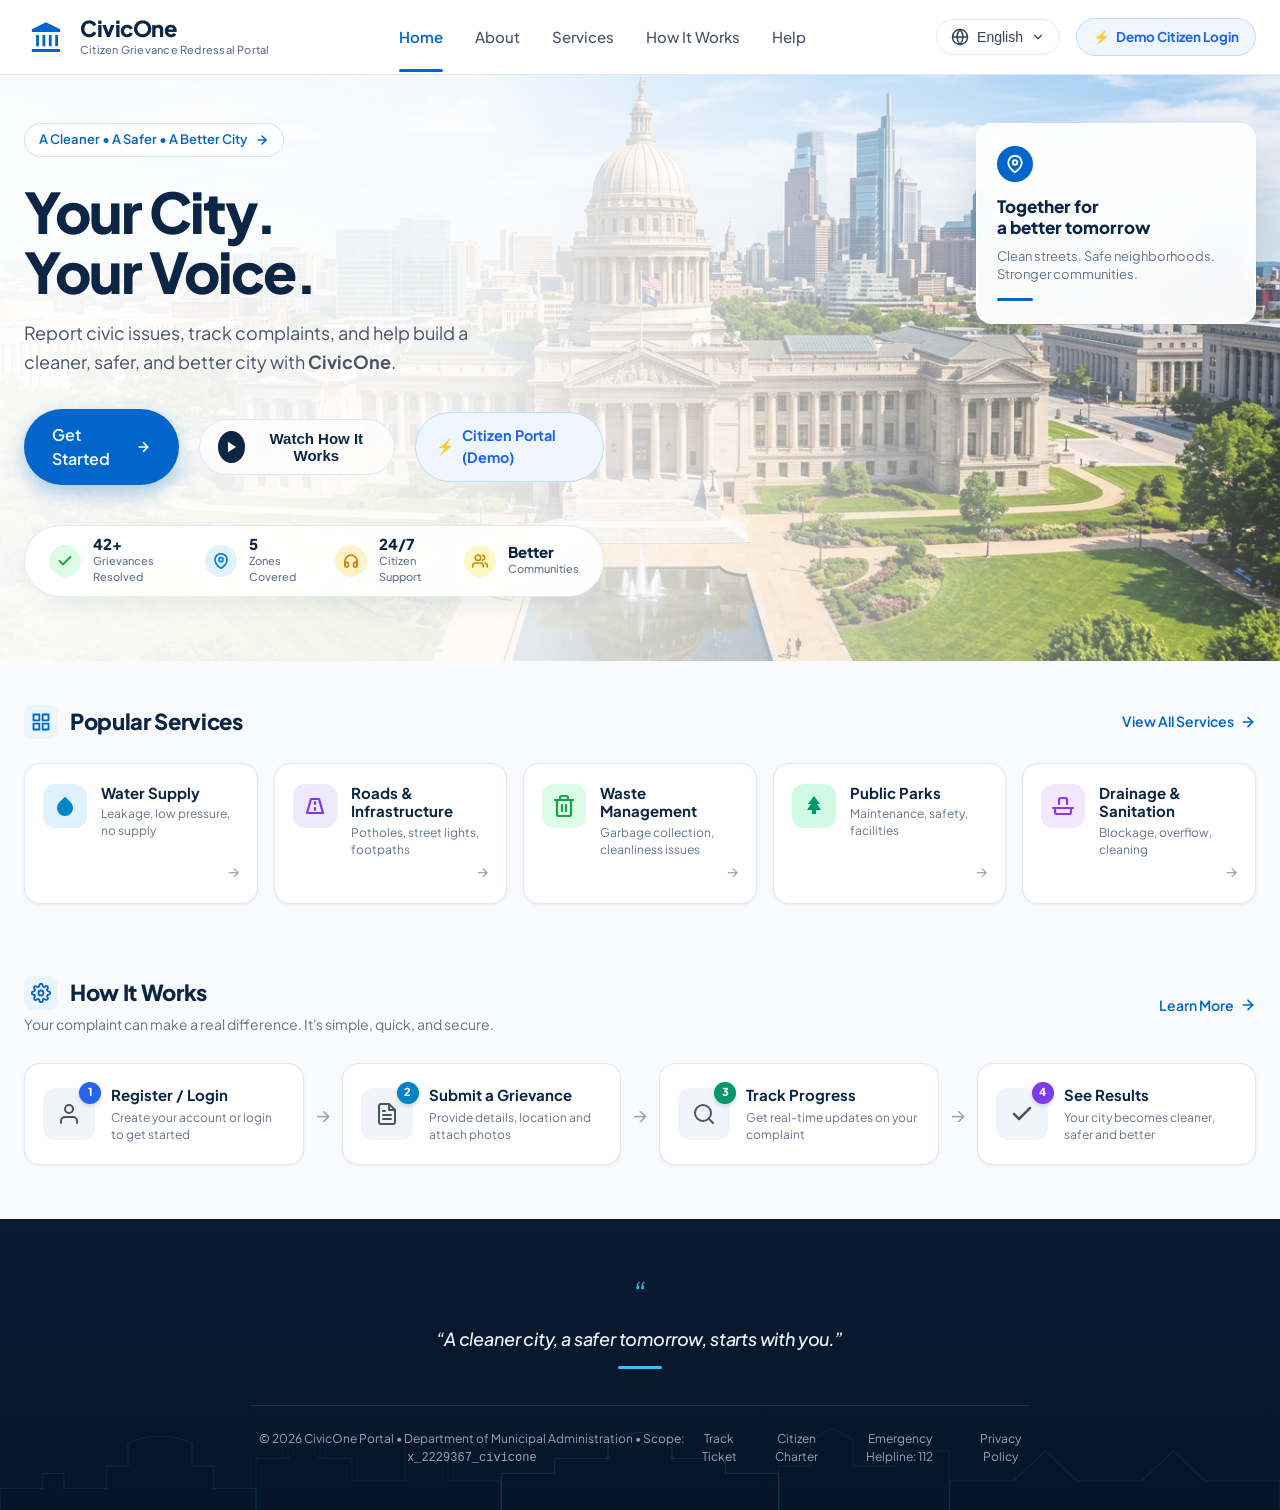
<file: index.html>
<!DOCTYPE html>
<html lang="en">

<head>
  <meta charset="UTF-8">
  <meta name="viewport" content="width=device-width, initial-scale=1.0">
  <title>CivicOne — Citizen Grievance Redressal Portal</title>
  <meta name="description"
    content="CivicOne is the next-generation citizen grievance redressal platform. Report civic issues, track complaints in real-time, and help build a cleaner, safer, and better city.">
  <link rel="stylesheet" href="app/ui/landing_page.css">
  <link rel="icon" type="image/svg+xml"
    href="data:image/svg+xml,<svg xmlns='http://www.w3.org/2000/svg' viewBox='0 0 24 24' fill='%230066CC'><path d='M12 2L2 7v2h20V7L12 2zm-7 9v8h2v-8H5zm5 0v8h2v-8h-2zm5 0v8h2v-8h-2zm5 0v8h2v-8h-2zM2 20v2h20v-2H2z'/></svg>">
</head>

<body>

  <!-- ========================================================================
       TOP NAVIGATION BAR
       ======================================================================== -->
  <header class="header" id="site-header">
    <div class="header-container">
      <!-- Brand Logo -->
      <a href="#home" class="logo-container" id="logo-link">
        <div class="logo-icon-wrap">
          <!-- Classical Neoclassical Monument / Civic Building Icon -->
          <svg width="34" height="34" viewBox="0 0 24 24" fill="currentColor">
            <path
              d="M12 1.5L2 6.5V8.5H22V6.5L12 1.5ZM5 10.5V18.5H7V10.5H5ZM9.5 10.5V18.5H11.5V10.5H9.5ZM14 10.5V18.5H16V10.5H14ZM18.5 10.5V18.5H20.5V10.5H18.5ZM2 20.5V22.5H22V20.5H2Z" />
          </svg>
        </div>
        <div class="logo-text-group">
          <span class="logo-title">CivicOne</span>
          <span class="logo-subtitle">Citizen Grievance Redressal Portal</span>
        </div>
      </a>

      <!-- Center Navigation Links -->
      <nav aria-label="Main Navigation">
        <ul class="nav-links">
          <li><a href="#home" class="nav-link active" id="nav-home">Home</a></li>
          <li><a href="#about" class="nav-link" id="nav-about">About</a></li>
          <li><a href="#services" class="nav-link" id="nav-services">Services</a></li>
          <li><a href="#how-it-works" class="nav-link" id="nav-how-it-works">How It Works</a></li>
          <li><a href="#help" class="nav-link" id="nav-help">Help</a></li>
        </ul>
      </nav>

      <!-- Right Action Controls -->
      <div class="header-actions">
        <!-- Language Switcher -->
        <div class="lang-dropdown-wrapper">
          <button class="lang-btn" id="lang-btn" aria-expanded="false" aria-haspopup="true">
            <!-- Globe Icon -->
            <svg width="18" height="18" viewBox="0 0 24 24" fill="none" stroke="currentColor" stroke-width="2"
              stroke-linecap="round" stroke-linejoin="round">
              <circle cx="12" cy="12" r="10"></circle>
              <line x1="2" y1="12" x2="22" y2="12"></line>
              <path d="M12 2a15.3 15.3 0 0 1 4 10 15.3 15.3 0 0 1-4 10 15.3 15.3 0 0 1-4-10 15.3 15.3 0 0 1 4-10z">
              </path>
            </svg>
            <span id="current-lang-text">English</span>
            <!-- Chevron Down Icon -->
            <svg width="14" height="14" viewBox="0 0 24 24" fill="none" stroke="currentColor" stroke-width="2"
              stroke-linecap="round" stroke-linejoin="round">
              <polyline points="6 9 12 15 18 9"></polyline>
            </svg>
          </button>
          <div class="lang-menu" id="lang-menu" role="menu">
            <button class="lang-item active" data-lang="en"><span>English</span> <small>English</small></button>
            <button class="lang-item" data-lang="hi"><span>हिन्दी</span> <small>Hindi</small></button>
            <button class="lang-item" data-lang="kn"><span>ಕನ್ನಡ</span> <small>Kannada</small></button>
            <button class="lang-item" data-lang="ta"><span>தமிழ்</span> <small>Tamil</small></button>
            <button class="lang-item" data-lang="te"><span>తెలుగు</span> <small>Telugu</small></button>
            <button class="lang-item" data-lang="mr"><span>मराठी</span> <small>Marathi</small></button>
            <button class="lang-item" data-lang="bn"><span>বাংলা</span> <small>Bengali</small></button>
            <button class="lang-item" data-lang="gu"><span>ગુજરાતી</span> <small>Gujarati</small></button>
            <button class="lang-item" data-lang="pa"><span>ਪੰਜਾਬੀ</span> <small>Punjabi</small></button>
            <button class="lang-item" data-lang="ur"><span>اردو</span> <small>Urdu</small></button>
          </div>
        </div>

        <!-- Citizen Portal Demo Access CTA -->
        <a href="auth.html" class="nav-demo-citizen-btn" id="nav-demo-citizen-btn" title="Instant Citizen Portal Demo Access">
          <span class="bolt">⚡</span>
          <span>Demo Citizen Login</span>
        </a>
      </div>
    </div>
  </header>

  <!-- ========================================================================
       HERO SECTION
       ======================================================================== -->
  <section class="hero-section" id="home">
    <div class="hero-bg-layer"></div>
    <div class="hero-overlay-gradient"></div>

    <div class="hero-container">
      <!-- Left Hero Column -->
      <div class="hero-left">
        <!-- Top Micro-Badge -->
        <div class="hero-badge" onclick="openGrievanceModal()">
          <span>A Cleaner &bull; A Safer &bull; A Better City</span>
          <svg width="14" height="14" viewBox="0 0 24 24" fill="none" stroke="currentColor" stroke-width="2.5"
            stroke-linecap="round" stroke-linejoin="round">
            <line x1="5" y1="12" x2="19" y2="12"></line>
            <polyline points="12 5 19 12 12 19"></polyline>
          </svg>
        </div>

        <!-- Main Headline -->
        <h1 class="hero-headline">
          <span>Your City.</span>
          <span>Your Voice.</span>
        </h1>

        <!-- Subtitle -->
        <p class="hero-subtitle">
          Report civic issues, track complaints, and help build a cleaner, safer, and better city with
          <strong>CivicOne</strong>.
        </p>

        <!-- CTA Buttons Group -->
        <div class="hero-cta-group">
          <a href="portal-select.html" class="btn-hero-primary" id="hero-get-started-btn" style="text-decoration: none;" onclick="window.location.href='portal-select.html'">
            <span>Get Started</span>
            <svg width="18" height="18" viewBox="0 0 24 24" fill="none" stroke="currentColor" stroke-width="2.5"
              stroke-linecap="round" stroke-linejoin="round">
              <line x1="5" y1="12" x2="19" y2="12"></line>
              <polyline points="12 5 19 12 12 19"></polyline>
            </svg>
          </a>

          <button class="btn-hero-watch" id="hero-watch-btn" onclick="openWatchModal()">
            <div class="play-icon-circle">
              <svg width="14" height="14" viewBox="0 0 24 24" fill="currentColor">
                <polygon points="5 3 19 12 5 21 5 3"></polygon>
              </svg>
            </div>
            <span>Watch How It Works</span>
          </button>

          <a href="auth.html" class="btn-hero-demo-portal" id="hero-demo-citizen-btn" title="Instant Citizen Portal Demo Login">
            <span class="bolt">⚡</span>
            <span>Citizen Portal (Demo)</span>
          </a>
        </div>

        <!-- Floating Glassmorphic Stats Pill -->
        <div class="hero-metrics-bar">
          <!-- Metric 1: Resolved -->
          <div class="metric-item">
            <div class="metric-icon-bubble green">
              <svg width="16" height="16" viewBox="0 0 24 24" fill="none" stroke="currentColor" stroke-width="3"
                stroke-linecap="round" stroke-linejoin="round">
                <polyline points="20 6 9 17 4 12"></polyline>
              </svg>
            </div>
            <div class="metric-text-group">
              <span class="metric-val">42+</span>
              <span class="metric-label">Grievances Resolved</span>
            </div>
          </div>

          <!-- Metric 2: Zones -->
          <div class="metric-item">
            <div class="metric-icon-bubble blue">
              <svg width="16" height="16" viewBox="0 0 24 24" fill="none" stroke="currentColor" stroke-width="2.5"
                stroke-linecap="round" stroke-linejoin="round">
                <path d="M21 10c0 7-9 13-9 13s-9-6-9-13a9 9 0 0 1 18 0z"></path>
                <circle cx="12" cy="10" r="3"></circle>
              </svg>
            </div>
            <div class="metric-text-group">
              <span class="metric-val">5</span>
              <span class="metric-label">Zones Covered</span>
            </div>
          </div>

          <!-- Metric 3: Support -->
          <div class="metric-item">
            <div class="metric-icon-bubble orange">
              <svg width="16" height="16" viewBox="0 0 24 24" fill="none" stroke="currentColor" stroke-width="2.5"
                stroke-linecap="round" stroke-linejoin="round">
                <path d="M3 18v-6a9 9 0 0 1 18 0v6"></path>
                <path
                  d="M21 19a2 2 0 0 1-2 2h-1a2 2 0 0 1-2-2v-3a2 2 0 0 1 2-2h3zM3 19a2 2 0 0 0 2 2h1a2 2 0 0 0 2-2v-3a2 2 0 0 0-2-2H3z">
                </path>
              </svg>
            </div>
            <div class="metric-text-group">
              <span class="metric-val">24/7</span>
              <span class="metric-label">Citizen Support</span>
            </div>
          </div>

          <!-- Metric 4: Communities -->
          <div class="metric-item">
            <div class="metric-icon-bubble gold">
              <svg width="16" height="16" viewBox="0 0 24 24" fill="none" stroke="currentColor" stroke-width="2.5"
                stroke-linecap="round" stroke-linejoin="round">
                <path d="M17 21v-2a4 4 0 0 0-4-4H5a4 4 0 0 0-4 4v2"></path>
                <circle cx="9" cy="7" r="4"></circle>
                <path d="M23 21v-2a4 4 0 0 0-3-3.87"></path>
                <path d="M16 3.13a4 4 0 0 1 0 7.75"></path>
              </svg>
            </div>
            <div class="metric-text-group">
              <span class="metric-val">Better</span>
              <span class="metric-label">Communities</span>
            </div>
          </div>
        </div>
      </div>

      <!-- Right Floating Glass Card (Overlapping Skyline) -->
      <div class="hero-right-card">
        <div class="card-pin-bubble">
          <svg width="18" height="18" viewBox="0 0 24 24" fill="none" stroke="currentColor" stroke-width="2.5"
            stroke-linecap="round" stroke-linejoin="round">
            <path d="M21 10c0 7-9 13-9 13s-9-6-9-13a9 9 0 0 1 18 0z"></path>
            <circle cx="12" cy="10" r="3"></circle>
          </svg>
        </div>
        <h3 class="card-title">Together for<br>a better tomorrow</h3>
        <p class="card-desc">Clean streets. Safe neighborhoods. Stronger communities.</p>
        <div class="card-accent-bar"></div>
      </div>
    </div>
  </section>

  <!-- ========================================================================
       POPULAR SERVICES SECTION
       ======================================================================== -->
  <section class="section-services" id="services">
    <div class="section-container">
      <div class="section-header-row">
        <div class="section-title-wrap">
          <div class="section-header-icon">
            <svg width="20" height="20" viewBox="0 0 24 24" fill="none" stroke="currentColor" stroke-width="2.2"
              stroke-linecap="round" stroke-linejoin="round">
              <rect x="3" y="3" width="7" height="7"></rect>
              <rect x="14" y="3" width="7" height="7"></rect>
              <rect x="14" y="14" width="7" height="7"></rect>
              <rect x="3" y="14" width="7" height="7"></rect>
            </svg>
          </div>
          <h2 class="section-heading">Popular Services</h2>
        </div>
        <a href="#services" class="section-view-all-link" onclick="openGrievanceModal('all')">
          <span>View All Services</span>
          <svg width="16" height="16" viewBox="0 0 24 24" fill="none" stroke="currentColor" stroke-width="2.5"
            stroke-linecap="round" stroke-linejoin="round">
            <line x1="5" y1="12" x2="19" y2="12"></line>
            <polyline points="12 5 19 12 12 19"></polyline>
          </svg>
        </a>
      </div>

      <!-- 5 Horizontal Service Cards -->
      <div class="services-grid">
        <!-- Service 1: Water Supply -->
        <div class="service-card" onclick="openGrievanceModal('CAT-WAT-LEAK')">
          <div class="service-card-top">
            <div class="service-icon-box water">
              <svg width="24" height="24" viewBox="0 0 24 24" fill="currentColor">
                <path d="M12 2.69l5.66 5.66a8 8 0 1 1-11.31 0z"></path>
              </svg>
            </div>
            <div class="service-info-col">
              <h3 class="service-name">Water Supply</h3>
              <p class="service-subtext">Leakage, low pressure, no supply</p>
            </div>
          </div>
          <div class="service-card-arrow">&rarr;</div>
        </div>

        <!-- Service 2: Roads & Infrastructure -->
        <div class="service-card" onclick="openGrievanceModal('CAT-ROD-POTHOLE')">
          <div class="service-card-top">
            <div class="service-icon-box roads">
              <svg width="24" height="24" viewBox="0 0 24 24" fill="none" stroke="currentColor" stroke-width="2.2"
                stroke-linecap="round" stroke-linejoin="round">
                <path d="M4 19L8 5h8l4 14H4z"></path>
                <line x1="12" y1="8" x2="12" y2="10"></line>
                <line x1="12" y1="14" x2="12" y2="16"></line>
              </svg>
            </div>
            <div class="service-info-col">
              <h3 class="service-name">Roads &amp; Infrastructure</h3>
              <p class="service-subtext">Potholes, street lights, footpaths</p>
            </div>
          </div>
          <div class="service-card-arrow">&rarr;</div>
        </div>

        <!-- Service 3: Waste Management -->
        <div class="service-card" onclick="openGrievanceModal('CAT-SAN-GARBAGE')">
          <div class="service-card-top">
            <div class="service-icon-box waste">
              <svg width="24" height="24" viewBox="0 0 24 24" fill="none" stroke="currentColor" stroke-width="2.2"
                stroke-linecap="round" stroke-linejoin="round">
                <polyline points="3 6 5 6 21 6"></polyline>
                <path d="M19 6v14a2 2 0 0 1-2 2H7a2 2 0 0 1-2-2V6m3 0V4a2 2 0 0 1 2-2h4a2 2 0 0 1 2 2v2"></path>
                <line x1="10" y1="11" x2="10" y2="17"></line>
                <line x1="14" y1="11" x2="14" y2="17"></line>
              </svg>
            </div>
            <div class="service-info-col">
              <h3 class="service-name">Waste Management</h3>
              <p class="service-subtext">Garbage collection, cleanliness issues</p>
            </div>
          </div>
          <div class="service-card-arrow">&rarr;</div>
        </div>

        <!-- Service 4: Public Parks -->
        <div class="service-card" onclick="openGrievanceModal('CAT-HLT-MOSQ')">
          <div class="service-card-top">
            <div class="service-icon-box parks">
              <svg width="24" height="24" viewBox="0 0 24 24" fill="currentColor">
                <path d="M12 2L6 10h3l-4 6h5v4h4v-4h5l-4-6h3L12 2z"></path>
              </svg>
            </div>
            <div class="service-info-col">
              <h3 class="service-name">Public Parks</h3>
              <p class="service-subtext">Maintenance, safety, facilities</p>
            </div>
          </div>
          <div class="service-card-arrow">&rarr;</div>
        </div>

        <!-- Service 5: Drainage & Sanitation -->
        <div class="service-card" onclick="openGrievanceModal('CAT-ROD-DRAIN')">
          <div class="service-card-top">
            <div class="service-icon-box sanitation">
              <svg width="24" height="24" viewBox="0 0 24 24" fill="none" stroke="currentColor" stroke-width="2.2"
                stroke-linecap="round" stroke-linejoin="round">
                <path d="M4 14v4a2 2 0 0 0 2 2h12a2 2 0 0 0 2-2v-4"></path>
                <path d="M8 10V6a2 2 0 0 1 2-2h4a2 2 0 0 1 2 2v4"></path>
                <line x1="2" y1="14" x2="22" y2="14"></line>
              </svg>
            </div>
            <div class="service-info-col">
              <h3 class="service-name">Drainage &amp; Sanitation</h3>
              <p class="service-subtext">Blockage, overflow, cleaning</p>
            </div>
          </div>
          <div class="service-card-arrow">&rarr;</div>
        </div>
      </div>
    </div>
  </section>

  <!-- ========================================================================
       HOW IT WORKS SECTION
       ======================================================================== -->
  <section class="section-how-it-works" id="how-it-works">
    <div class="section-container">
      <div class="section-header-row">
        <div>
          <div class="section-title-wrap">
            <div class="section-header-icon">
              <svg width="20" height="20" viewBox="0 0 24 24" fill="none" stroke="currentColor" stroke-width="2.2"
                stroke-linecap="round" stroke-linejoin="round">
                <circle cx="12" cy="12" r="3"></circle>
                <path
                  d="M19.4 15a1.65 1.65 0 0 0 .33 1.82l.06.06a2 2 0 0 1 0 2.83 2 2 0 0 1-2.83 0l-.06-.06a1.65 1.65 0 0 0-1.82-.33 1.65 1.65 0 0 0-1 1.51V21a2 2 0 0 1-2 2 2 2 0 0 1-2-2v-.09A1.65 1.65 0 0 0 9 19.4a1.65 1.65 0 0 0-1.82.33l-.06.06a2 2 0 0 1-2.83 0 2 2 0 0 1 0-2.83l.06-.06a1.65 1.65 0 0 0 .33-1.82 1.65 1.65 0 0 0-1.51-1H3a2 2 0 0 1-2-2 2 2 0 0 1 2-2h.09A1.65 1.65 0 0 0 4.6 9a1.65 1.65 0 0 0-.33-1.82l-.06-.06a2 2 0 0 1 0-2.83 2 2 0 0 1 2.83 0l.06.06a1.65 1.65 0 0 0 1.82.33H9a1.65 1.65 0 0 0 1-1.51V3a2 2 0 0 1 2-2 2 2 0 0 1 2 2v.09a1.65 1.65 0 0 0 1 1.51 1.65 1.65 0 0 0 1.82-.33l.06-.06a2 2 0 0 1 2.83 0 2 2 0 0 1 0 2.83l-.06.06a1.65 1.65 0 0 0-.33 1.82V9a1.65 1.65 0 0 0 1.51 1H21a2 2 0 0 1 2 2 2 2 0 0 1-2 2h-.09a1.65 1.65 0 0 0-1.51 1z">
                </path>
              </svg>
            </div>
            <h2 class="section-heading">How It Works</h2>
          </div>
          <p class="how-header-sub">Your complaint can make a real difference. It's simple, quick, and secure.</p>
        </div>

        <a href="#about" class="section-view-all-link" onclick="openWatchModal()">
          <span>Learn More</span>
          <svg width="16" height="16" viewBox="0 0 24 24" fill="none" stroke="currentColor" stroke-width="2.5"
            stroke-linecap="round" stroke-linejoin="round">
            <line x1="5" y1="12" x2="19" y2="12"></line>
            <polyline points="12 5 19 12 12 19"></polyline>
          </svg>
        </a>
      </div>

      <!-- 4-Step Process Timeline -->
      <div class="steps-timeline-wrap">
        <!-- Step 1 -->
        <div class="step-card">
          <div class="step-icon-wrapper">
            <div class="step-badge-num step-1">1</div>
            <svg width="24" height="24" viewBox="0 0 24 24" fill="none" stroke="currentColor" stroke-width="2"
              stroke-linecap="round" stroke-linejoin="round">
              <path d="M20 21v-2a4 4 0 0 0-4-4H8a4 4 0 0 0-4 4v2"></path>
              <circle cx="12" cy="7" r="4"></circle>
            </svg>
          </div>
          <div class="step-info-wrap">
            <h3 class="step-title">Register / Login</h3>
            <p class="step-desc">Create your account or login to get started</p>
          </div>
        </div>

        <div class="step-connector-arrow">&rarr;</div>

        <!-- Step 2 -->
        <div class="step-card">
          <div class="step-icon-wrapper">
            <div class="step-badge-num step-2">2</div>
            <svg width="24" height="24" viewBox="0 0 24 24" fill="none" stroke="currentColor" stroke-width="2"
              stroke-linecap="round" stroke-linejoin="round">
              <path d="M14 2H6a2 2 0 0 0-2 2v16a2 2 0 0 0 2 2h12a2 2 0 0 0 2-2V8z"></path>
              <polyline points="14 2 14 8 20 8"></polyline>
              <line x1="16" y1="13" x2="8" y2="13"></line>
              <line x1="16" y1="17" x2="8" y2="17"></line>
              <polyline points="10 9 9 9 8 9"></polyline>
            </svg>
          </div>
          <div class="step-info-wrap">
            <h3 class="step-title">Submit a Grievance</h3>
            <p class="step-desc">Provide details, location and attach photos</p>
          </div>
        </div>

        <div class="step-connector-arrow">&rarr;</div>

        <!-- Step 3 -->
        <div class="step-card">
          <div class="step-icon-wrapper">
            <div class="step-badge-num step-3">3</div>
            <svg width="24" height="24" viewBox="0 0 24 24" fill="none" stroke="currentColor" stroke-width="2"
              stroke-linecap="round" stroke-linejoin="round">
              <circle cx="11" cy="11" r="8"></circle>
              <line x1="21" y1="21" x2="16.65" y2="16.65"></line>
            </svg>
          </div>
          <div class="step-info-wrap">
            <h3 class="step-title">Track Progress</h3>
            <p class="step-desc">Get real-time updates on your complaint</p>
          </div>
        </div>

        <div class="step-connector-arrow">&rarr;</div>

        <!-- Step 4 -->
        <div class="step-card">
          <div class="step-icon-wrapper">
            <div class="step-badge-num step-4">4</div>
            <svg width="24" height="24" viewBox="0 0 24 24" fill="none" stroke="currentColor" stroke-width="2.5"
              stroke-linecap="round" stroke-linejoin="round">
              <polyline points="20 6 9 17 4 12"></polyline>
            </svg>
          </div>
          <div class="step-info-wrap">
            <h3 class="step-title">See Results</h3>
            <p class="step-desc">Your city becomes cleaner, safer and better</p>
          </div>
        </div>
      </div>
    </div>
  </section>

  <!-- ========================================================================
       FOOTER QUOTE & ARCHITECTURAL SKYLINE BANNER
       ======================================================================== -->
  <footer class="footer-quote-banner" id="help">
    <!-- Stylized Architectural Monument Silhouette SVG -->
    <svg class="skyline-svg-bg" viewBox="0 0 1200 120" preserveAspectRatio="none" fill="none" stroke="#38BDF8"
      stroke-width="1.2">
      <!-- Monument Palace Dome & Columns -->
      <path
        d="M 0,120 L 0,90 L 40,90 L 40,70 L 60,70 L 60,90 L 100,90 L 100,60 L 120,60 L 120,30 Q 150,10 180,30 L 180,60 L 200,60 L 200,90 L 240,90 L 240,120 Z"
        opacity="0.6"></path>
      <!-- High-rise Skyline -->
      <path
        d="M 240,120 L 240,50 L 270,50 L 270,30 L 300,30 L 300,50 L 330,50 L 330,80 L 380,80 L 380,20 L 420,20 L 420,80 L 470,80 L 470,120 Z"
        opacity="0.5"></path>
      <!-- Vidhana Soudha Style Grand Dome Palace -->
      <path
        d="M 470,120 L 470,70 L 520,70 L 520,50 L 570,50 L 570,30 Q 600,0 630,30 L 630,50 L 680,50 L 680,70 L 730,70 L 730,120 Z"
        opacity="0.8"></path>
      <!-- Modern City Towers & Clock Tower -->
      <path d="M 730,120 L 730,60 L 760,60 L 760,25 L 780,10 L 800,25 L 800,60 L 840,60 L 840,40 L 890,40 L 890,120 Z"
        opacity="0.5"></path>
      <!-- Metro Pillars and Cable Bridge -->
      <path d="M 890,120 L 890,80 L 950,80 L 980,40 L 1010,80 L 1070,80 L 1100,40 L 1130,80 L 1200,80 L 1200,120 Z"
        opacity="0.6"></path>
      <!-- Ground line -->
      <line x1="0" y1="120" x2="1200" y2="120" stroke="#38BDF8" stroke-width="2"></line>
    </svg>

    <div class="footer-banner-content">
      <!-- Quote Bubble -->
      <div class="quote-icon-bubble">
        <span>&ldquo;</span>
      </div>

      <!-- Main Quote -->
      <p class="footer-quote-text">
        &ldquo;A cleaner city, a safer tomorrow, starts with you.&rdquo;
      </p>
      <div class="quote-accent-bar"></div>

      <!-- Footer Meta Row -->
      <div class="footer-meta-row">
        <span>&copy; 2026 CivicOne Portal &bull; Department of Municipal Administration &bull; Scope:
          <code>x_2229367_civicone</code></span>
        <ul class="footer-meta-links">
          <li><a href="#home" class="footer-meta-link" onclick="openTrackModal()">Track Ticket</a></li>
          <li><a href="#services" class="footer-meta-link">Citizen Charter</a></li>
          <li><a href="#help" class="footer-meta-link">Emergency Helpline: 112</a></li>
          <li><a href="#help" class="footer-meta-link">Privacy Policy</a></li>
        </ul>
      </div>
    </div>
  </footer>

  <!-- ========================================================================
       MODAL 1: GRIEVANCE INTAKE MODAL
       ======================================================================== -->
  <div class="modal-backdrop" id="grievance-modal">
    <div class="modal-card">
      <div class="modal-header">
        <div class="modal-title-group">
          <h3>Submit a Civic Grievance</h3>
          <p>Instant server-side routing &amp; SLA assignment</p>
        </div>
        <button class="modal-close-btn" onclick="closeModals()">&times;</button>
      </div>
      <div class="modal-body">
        <form id="grievance-form" onsubmit="handleGrievanceSubmit(event)">
          <div class="form-group">
            <label class="form-label" for="intake-category">Service Category *</label>
            <select class="form-select" id="intake-category" required>
              <option value="">-- Select Category --</option>
              <option value="CAT-WAT-LEAK">Water Supply &mdash; Pipeline Burst / Leakage (SLA: 24h)</option>
              <option value="CAT-WAT-CONTAM">Water Supply &mdash; Drinking Water Contamination (SLA: 12h)</option>
              <option value="CAT-ROD-POTHOLE">Roads &mdash; Deep Crater Pothole (SLA: 24h)</option>
              <option value="CAT-ELEC-WIRE">Electricity &mdash; Exposed Live Electrical Wire (SLA: 6h)</option>
              <option value="CAT-ELEC-STLIGHT">Electricity &mdash; Broken Street Lights (SLA: 48h)</option>
              <option value="CAT-SAN-GARBAGE">Waste Management &mdash; Garbage Overflow (SLA: 24h)</option>
              <option value="CAT-ROD-DRAIN">Drainage &mdash; Blocked Stormwater Drain (SLA: 48h)</option>
              <option value="CAT-HLT-MOSQ">Public Health &mdash; Mosquito Menace &amp; Fogging (SLA: 48h)</option>
            </select>
          </div>

          <div class="form-group">
            <label class="form-label" for="intake-ward">Administrative Ward *</label>
            <select class="form-select" id="intake-ward" required>
              <option value="29b0d91bc3bb8754e54832f1b40131fd">Ward 12 &mdash; Indiranagar (Zone: East)</option>
              <option value="75b01d1bc3bb8754e54832f1b401317f">Ward 15 &mdash; Koramangala (Zone: South)</option>
              <option value="4ab01d1bc3bb8754e54832f1b4013190">Ward 08 &mdash; Malleshwaram (Zone: West)</option>
              <option value="dab01d1bc3bb8754e54832f1b40131ba">Ward 22 &mdash; Whitefield (Zone: East)</option>
              <option value="6ab05d1bc3bb8754e54832f1b4013116">Ward 01 &mdash; Fort Colaba (Zone: South)</option>
            </select>
          </div>

          <div class="form-group">
            <label class="form-label" for="intake-short">Brief Title *</label>
            <input type="text" class="form-input" id="intake-short"
              placeholder="e.g. Major water pipeline leakage on 12th Main" required>
          </div>

          <div class="form-group">
            <label class="form-label" for="intake-desc">Detailed Complaint &bull; Automated PII Protection Active
              *</label>
            <textarea class="form-textarea" id="intake-desc"
              placeholder="Describe the location and issue. Any Aadhaar, PAN, phone numbers or email will be automatically masked on server."
              required oninput="previewPiiMasking(this.value)"></textarea>
            <div id="pii-preview"
              style="display:none; margin-top:8px; padding:10px; background:#F0FDF4; border:1px solid #BBF7D0; border-radius:6px; font-size:12px; color:#166534;">
            </div>
          </div>

          <div class="form-group">
            <label class="form-label" for="intake-phone">Citizen Contact Number</label>
            <input type="tel" class="form-input" id="intake-phone"
              placeholder="10-digit mobile number for SMS tracking updates">
          </div>

          <div id="submission-result" style="display:none; margin-top:14px; padding:14px; border-radius:8px;"></div>

          <div class="modal-footer" style="padding:16px 0 0 0; background:none; border-top:none;">
            <button type="button" class="btn-secondary" onclick="closeModals()">Cancel</button>
            <button type="submit" class="btn-hero-primary" style="padding:10px 24px;">Submit Complaint &rarr;</button>
          </div>
        </form>
      </div>
    </div>
  </div>

  <!-- ========================================================================
       MODAL 2: TRACK GRIEVANCE MODAL
       ======================================================================== -->
  <div class="modal-backdrop" id="track-modal">
    <div class="modal-card">
      <div class="modal-header">
        <div class="modal-title-group">
          <h3>Track Grievance Status</h3>
          <p>Real-time SLA and resolution progression lookup</p>
        </div>
        <button class="modal-close-btn" onclick="closeModals()">&times;</button>
      </div>
      <div class="modal-body">
        <div class="form-group">
          <label class="form-label" for="track-ticket-input">Ticket / Case Reference Number</label>
          <div style="display:flex; gap:10px;">
            <input type="text" class="form-input" id="track-ticket-input" placeholder="e.g. CIV0001001 or CIV0001004"
              value="CIV0001001">
            <button type="button" class="btn-hero-primary" style="padding:10px 20px; flex-shrink:0;"
              onclick="lookupTicketStatus()">Search</button>
          </div>
          <small style="color:#64748B; display:block; margin-top:4px;">Try demo cases: <strong>CIV0001001</strong>
            (Water Leak), <strong>CIV0001004</strong> (Pothole), <strong>CIV0001013</strong> (Awaiting
            Confirmation)</small>
        </div>

        <div id="track-result-card" style="margin-top:18px; display:none;"></div>
      </div>
    </div>
  </div>

  <!-- ========================================================================
       MODAL 3: WATCH HOW IT WORKS TOUR MODAL
       ======================================================================== -->
  <div class="modal-backdrop" id="watch-modal">
    <div class="modal-card" style="max-width:640px;">
      <div class="modal-header">
        <div class="modal-title-group">
          <h3>CivicOne Redressal Engine Walkthrough</h3>
          <p>Public Sector SLA Gating, Jurisdiction Scoping &amp; Citizen Confirmation</p>
        </div>
        <button class="modal-close-btn" onclick="closeModals()">&times;</button>
      </div>
      <div class="modal-body" style="padding:28px 24px;">
        <div style="display:flex; flex-direction:column; gap:20px;">
          <div style="display:flex; gap:16px; align-items:flex-start;">
            <div
              style="width:36px; height:36px; border-radius:50%; background:#E0F2FE; color:#0284C7; display:flex; align-items:center; justify-content:center; font-weight:800; flex-shrink:0;">
              1</div>
            <div>
              <h4 style="font-size:15px; font-weight:700; color:#0B2545;">Deterministic Intake &amp; PII Sanitization
              </h4>
              <p style="font-size:13px; color:#64748B; margin-top:3px;">Your raw complaint is scrubbed with
                <code>PiiMasker</code> to redact Aadhaar, PAN, phone numbers, and emails before field workers inspect
                the case.</p>
            </div>
          </div>

          <div style="display:flex; gap:16px; align-items:flex-start;">
            <div
              style="width:36px; height:36px; border-radius:50%; background:#EDE9FE; color:#7C3AED; display:flex; align-items:center; justify-content:center; font-weight:800; flex-shrink:0;">
              2</div>
            <div>
              <h4 style="font-size:15px; font-weight:700; color:#0B2545;">GeoRouter &amp; Priority Scoring Engine</h4>
              <p style="font-size:13px; color:#64748B; margin-top:3px;"><code>GeoRouter</code> resolves the geographic
                ward and nearest civic asset. <code>PriorityScorer</code> computes a deterministic priority score (e.g.
                Life-safety wire hazard: 6h SLA).</p>
            </div>
          </div>

          <div style="display:flex; gap:16px; align-items:flex-start;">
            <div
              style="width:36px; height:36px; border-radius:50%; background:#DCFCE7; color:#16A34A; display:flex; align-items:center; justify-content:center; font-weight:800; flex-shrink:0;">
              3</div>
            <div>
              <h4 style="font-size:15px; font-weight:700; color:#0B2545;">Resolution Evidence &amp; Citizen Confirmation
                Gate</h4>
              <p style="font-size:13px; color:#64748B; margin-top:3px;">Officers cannot close cases arbitrarily.
                Resolution proof photos must be attached, and the citizen receives a confirmation prompt. If disputed,
                the case automatically reopens.</p>
            </div>
          </div>
        </div>
      </div>
      <div class="modal-footer">
        <button class="btn-primary-pill" onclick="closeModals(); openGrievanceModal();">Report an Issue Now
          &rarr;</button>
      </div>
    </div>
  </div>

  <!-- ========================================================================
       JAVASCRIPT LOGIC
       ======================================================================== -->
  <script>
    // Language Dropdown Interaction
    const langBtn = document.getElementById('lang-btn');
    const langMenu = document.getElementById('lang-menu');
    const currentLangText = document.getElementById('current-lang-text');

    langBtn.addEventListener('click', (e) => {
      e.stopPropagation();
      langMenu.classList.toggle('show');
    });

    document.addEventListener('click', () => {
      langMenu.classList.remove('show');
    });

    document.querySelectorAll('.lang-item').forEach(btn => {
      btn.addEventListener('click', () => {
        document.querySelectorAll('.lang-item').forEach(b => b.classList.remove('active'));
        btn.classList.add('active');
        const langName = btn.querySelector('small').textContent;
        currentLangText.textContent = langName;
        langMenu.classList.remove('show');
      });
    });

    // Modals Handling
    function openGrievanceModal(categoryCode) {
      document.getElementById('grievance-modal').classList.add('active');
      if (categoryCode && categoryCode !== 'all') {
        const catSelect = document.getElementById('intake-category');
        for (let i = 0; i < catSelect.options.length; i++) {
          if (catSelect.options[i].value === categoryCode) {
            catSelect.selectedIndex = i;
            break;
          }
        }
      }
    }

    function openTrackModal() {
      document.getElementById('track-modal').classList.add('active');
      lookupTicketStatus();
    }

    function openWatchModal() {
      document.getElementById('watch-modal').classList.add('active');
    }

    function closeModals() {
      document.querySelectorAll('.modal-backdrop').forEach(m => m.classList.remove('active'));
    }

    // Close on escape key
    document.addEventListener('keydown', (e) => {
      if (e.key === 'Escape') closeModals();
    });

    // Client-side PII Masking Preview Demonstration
    function previewPiiMasking(text) {
      const previewDiv = document.getElementById('pii-preview');
      if (!text || text.length < 5) {
        previewDiv.style.display = 'none';
        return;
      }
      // Simple regex masking preview
      let masked = text
        .replace(/\b\d{4}\s?\d{4}\s?\d{4}\b/g, 'XXXX-XXXX-$1')
        .replace(/\b[A-Z]{5}\d{4}[A-Z]\b/gi, 'XXXXX****')
        .replace(/\b\d{10}\b/g, 'XXXXXX****')
        .replace(/\b[A-Za-z0-9._%+-]+@[A-Za-z0-9.-]+\.[A-Z|a-z]{2,}\b/g, 'c***@domain.com');

      if (masked !== text) {
        previewDiv.style.display = 'block';
        previewDiv.innerHTML = '<strong>Automated Privacy Shield Preview:</strong><br>' + masked;
      } else {
        previewDiv.style.display = 'none';
      }
    }

    // Submit Grievance Demo
    function handleGrievanceSubmit(e) {
      e.preventDefault();
      const cat = document.getElementById('intake-category').value;
      const ward = document.getElementById('intake-ward').options[document.getElementById('intake-ward').selectedIndex].text;
      const title = document.getElementById('intake-short').value;
      const randomNum = Math.floor(1000 + Math.random() * 9000);
      const ticketId = 'CIV000' + randomNum;

      const resultBox = document.getElementById('submission-result');
      resultBox.style.display = 'block';
      resultBox.style.background = '#ECFDF5';
      resultBox.style.border = '1px solid #6EE7B7';
      resultBox.style.color = '#065F46';
      resultBox.innerHTML = `
        <h4 style="font-size:15px; font-weight:800; margin-bottom:4px;">Grievance Successfully Registered!</h4>
        <p style="font-size:13px; margin-bottom:6px;">Reference Ticket: <strong>${ticketId}</strong> &bull; Status: <strong>Assigned</strong></p>
        <p style="font-size:12px; color:#047857;">Assigned to field worker in ${ward}. An automated confirmation SMS has been dispatched with real-time tracking.</p>
      `;

      setTimeout(() => {
        document.getElementById('grievance-form').reset();
      }, 5000);
    }

    // Demo Ticket Status Database
    const demoCases = {
      'CIV0001001': {
        title: 'Major water pipeline leak flooding road',
        category: 'Water Supply',
        ward: 'Ward 12 Indiranagar',
        status: 'In Progress',
        priority: 'Priority 1 (High)',
        sla: '24 Hours',
        progressPct: 65,
        worker: 'Field Officer Suresh K. (Water Supply Board)',
        notes: 'Excavation team on-site at 100ft road junction. Replacement coupling pipe fitted.'
      },
      'CIV0001004': {
        title: 'Massive crater pothole opposite Metro Pillar 84',
        category: 'Roads & Infrastructure',
        ward: 'Ward 12 Indiranagar',
        status: 'Assigned',
        priority: 'Priority 1 (High)',
        sla: '24 Hours',
        progressPct: 30,
        worker: 'Field Officer Ramesh P. (Roads Dept)',
        notes: 'Site inspected. Asphalt mix batch scheduled for evening road repair crew.'
      },
      'CIV0001013': {
        title: 'Commercial valve leakage on 1st Main',
        category: 'Water Supply',
        ward: 'Ward 15 Koramangala',
        status: 'Awaiting Citizen Confirmation',
        priority: 'Priority 2 (Medium)',
        sla: '24 Hours',
        progressPct: 90,
        worker: 'Officer Manjunath B. (Water Board)',
        notes: 'Valve gasket replaced. Inspection certificate attached. Pending citizen satisfaction verification.'
      }
    };

    async function lookupTicketStatus() {
      const ticketInput = document.getElementById('track-ticket-input').value.trim().toUpperCase();
      const card = document.getElementById('track-result-card');
      card.style.display = 'block';

      card.innerHTML = `
        <div style="background:#F8FAFC; border:1px solid #E2E8F0; border-radius:12px; padding:20px; text-align:center;">
          <div style="display:inline-block; width:22px; height:22px; border:3px solid #cbd5e1; border-top-color:#0066CC; border-radius:50%; animation:spin 0.7s linear infinite;"></div>
          <p style="margin-top:10px; font-size:13px; font-weight:700; color:#0B2545;">Retrieving real-time status for ${ticketInput}...</p>
        </div>
        <style>@keyframes spin { to { transform: rotate(360deg); } }</style>
      `;

      let data = null;
      try {
        const res = await fetch('/api/citizen/track?case_number=' + encodeURIComponent(ticketInput));
        if (res.ok) {
          const live = await res.json();
          let prog = 35;
          if (live.grievance_status === 'In Progress' || live.grievance_status === 'Assigned') prog = 65;
          else if (live.grievance_status === 'Awaiting Citizen Confirmation') prog = 88;
          else if (live.grievance_status === 'Resolved' || live.grievance_status === 'Closed') prog = 100;

          let latestNote = 'Field team dispatched. Operational resolution in progress.';
          if (live.latest_updates && live.latest_updates.length > 0) {
            latestNote = live.latest_updates[0].title + ': ' + live.latest_updates[0].description;
          }

          data = {
            title: live.short_description || 'Civic Infrastructure Grievance',
            category: live.category || 'Municipal Services',
            ward: live.ward || live.location || 'Ward 12 Indiranagar',
            status: live.grievance_status || 'Under Review',
            priority: live.priority || 'High',
            sla: (live.sla_target_hours || '24') + ' Hours',
            progressPct: prog,
            worker: live.assigned_to || 'Assigned Zonal Field Engineer',
            notes: latestNote,
            actionRequired: live.citizen_action_required || false
          };
        }
      } catch (e) {
        console.warn('Live track fetch failed, using local cache:', e);
      }

      if (!data) {
        data = demoCases[ticketInput] || {
          title: 'Reported Civic Grievance',
          category: 'Municipal Services',
          ward: 'Ward 12 Indiranagar',
          status: 'In Progress',
          priority: 'Priority 2 (Normal)',
          sla: '48 Hours',
          progressPct: 50,
          worker: 'Assigned Zonal Field Team',
          notes: 'Grievance verified by Ward Supervisor. Field crew dispatched.',
          actionRequired: false
        };
      }

      let statusBg = '#DCFCE7';
      let statusColor = '#166534';
      if (data.status === 'In Progress') {
        statusBg = '#DBEAFE';
        statusColor = '#1D4ED8';
      } else if (data.status.includes('Awaiting')) {
        statusBg = '#FEF3C7';
        statusColor = '#92400E';
      }

      card.innerHTML = `
        <div style="background:#F8FAFC; border:1px solid #E2E8F0; border-radius:12px; padding:18px;">
          <div style="display:flex; justify-content:space-between; align-items:flex-start; margin-bottom:10px;">
            <div>
              <span style="font-size:11px; font-weight:800; background:#E0F2FE; color:#0284C7; padding:3px 8px; border-radius:9999px;">${ticketInput}</span>
              <h4 style="font-size:15px; font-weight:800; color:#0B2545; margin-top:6px;">${data.title}</h4>
            </div>
            <span style="font-size:12px; font-weight:700; background:${statusBg}; color:${statusColor}; padding:4px 10px; border-radius:9999px;">${data.status}</span>
          </div>

          <div style="font-size:12px; color:#64748B; margin-bottom:12px; display:grid; grid-template-columns:1fr 1fr; gap:6px;">
            <div><strong>Category:</strong> ${data.category}</div>
            <div><strong>Ward:</strong> ${data.ward}</div>
            <div><strong>Target SLA:</strong> ${data.sla}</div>
            <div><strong>Assigned To:</strong> ${data.worker}</div>
          </div>

          <div style="margin-bottom:8px;">
            <div style="display:flex; justify-content:space-between; font-size:11px; font-weight:600; color:#475569; margin-bottom:4px;">
              <span>Resolution Progress</span>
              <span>${data.progressPct}%</span>
            </div>
            <div style="height:6px; background:#E2E8F0; border-radius:9999px; overflow:hidden;">
              <div style="width:${data.progressPct}%; height:100%; background:#0066CC; border-radius:9999px; transition:width 0.6s ease;"></div>
            </div>
          </div>

          <div style="font-size:12px; background:#FFFFFF; border:1px solid #E2E8F0; border-radius:8px; padding:10px; color:#334155; margin-top:10px;">
            <strong>Latest Redressal Update:</strong> ${data.notes}
          </div>

          <div style="margin-top:12px; text-align:right;">
            <a href="dashboard.html" style="font-size:12px; font-weight:700; color:#0066CC; text-decoration:none;">
              Open in Full Citizen Dashboard &rsaquo;
            </a>
          </div>
        </div>
      `;
    }
  </script>
</body>

</html>
</file>
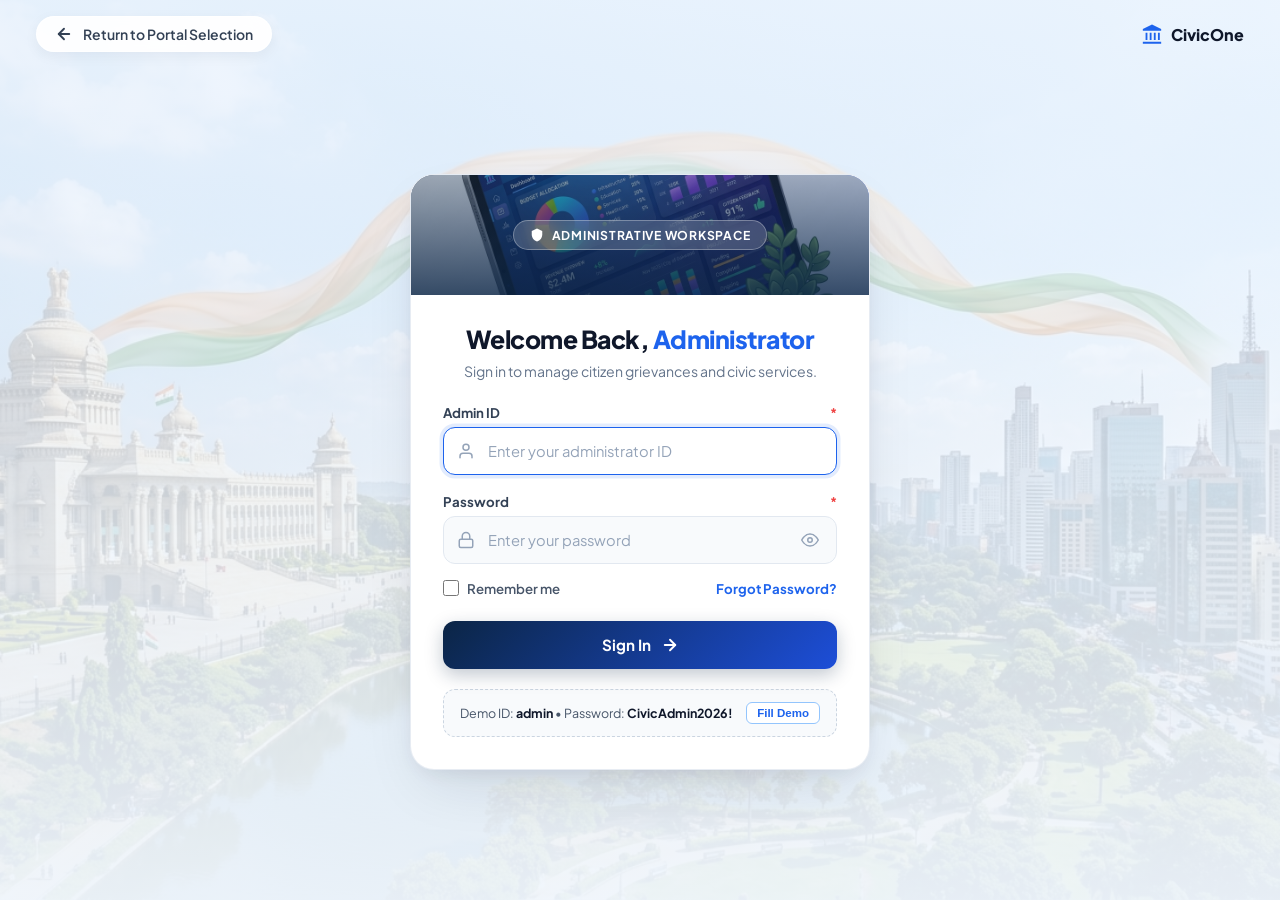
<file: admin-login.html>
<!DOCTYPE html>
<html lang="en">
<head>
  <meta charset="UTF-8">
  <meta name="viewport" content="width=device-width, initial-scale=1.0">
  <title>Administrator Sign In — CivicOne</title>
  <meta name="description" content="Secure administrative sign in for CivicOne Citizen Grievance Redressal Portal.">
  <link rel="stylesheet" href="app/ui/admin_login.css">
  <link rel="icon" href="data:image/svg+xml,<svg xmlns=%22http://www.w3.org/2000/svg%22 viewBox=%220 0 24 24%22 fill=%22%230b2545%22><path d=%22M12 1.5L2 6.5V8.5H22V6.5L12 1.5ZM5 10.5V18.5H7V10.5H5ZM9.5 10.5V18.5H11.5V10.5H9.5ZM14 10.5V18.5H16V10.5H14ZM18.5 10.5V18.5H20.5V10.5H18.5ZM2 20.5V22.5H22V20.5H2Z%22/></svg>">
</head>
<body>

  <!-- Panoramic Backdrop Canvas -->
  <div class="auth-bg-canvas" aria-hidden="true"></div>

  <!-- Top Navigation Bar -->
  <header class="auth-topbar">
    <a href="portal-select.html" class="back-link" title="Return to Portal Selection">
      <svg width="18" height="18" viewBox="0 0 24 24" fill="none" stroke="currentColor" stroke-width="2.5" stroke-linecap="round" stroke-linejoin="round">
        <line x1="19" y1="12" x2="5" y2="12"></line>
        <polyline points="12 19 5 12 12 5"></polyline>
      </svg>
      <span>Return to Portal Selection</span>
    </a>

    <div class="brand-inline">
      <svg width="22" height="22" viewBox="0 0 24 24" fill="currentColor">
        <path d="M12 1.5L2 6.5V8.5H22V6.5L12 1.5ZM5 10.5V18.5H7V10.5H5ZM9.5 10.5V18.5H11.5V10.5H9.5ZM14 10.5V18.5H16V10.5H14ZM18.5 10.5V18.5H20.5V10.5H18.5ZM2 20.5V22.5H22V20.5H2Z"/>
      </svg>
      <span>CivicOne</span>
    </div>
  </header>

  <!-- Main Login Card Container -->
  <main class="auth-content-container">
    <section class="admin-auth-card" aria-labelledby="admin-login-heading">

      <!-- Header Artwork Banner -->
      <div class="auth-banner-wrap" aria-hidden="true">
        <img src="assets/admin_card_ill.jpg" alt="CivicOne Administrative Console Artwork">
        <div class="auth-banner-overlay">
          <div class="banner-authority-badge">
            <svg width="14" height="14" viewBox="0 0 24 24" fill="currentColor">
              <path d="M12 1L3 5v6c0 5.55 3.84 10.74 9 12 5.16-1.26 9-6.45 9-12V5l-9-4z"/>
            </svg>
            <span>Administrative Workspace</span>
          </div>
        </div>
      </div>

      <!-- Card Body -->
      <div class="admin-card-body">
        <div class="auth-header-group">
          <h1 class="auth-title" id="admin-login-heading">
            Welcome Back, <span class="title-accent">Administrator</span>
          </h1>
          <p class="auth-subtitle">Sign in to manage citizen grievances and civic services.</p>
        </div>

        <!-- Alert Notification Box -->
        <div class="auth-alert-banner" id="login-alert" role="alert"></div>

        <form class="auth-form" id="admin-login-form" onsubmit="handleAdminLogin(event)">
          <!-- Admin ID -->
          <div class="form-field-group">
            <label for="admin-id" class="form-label">
              <span>Admin ID</span>
              <span class="req">*</span>
            </label>
            <div class="input-wrap">
              <span class="input-lead-icon" aria-hidden="true">
                <svg width="18" height="18" viewBox="0 0 24 24" fill="none" stroke="currentColor" stroke-width="2" stroke-linecap="round" stroke-linejoin="round">
                  <path d="M20 21v-2a4 4 0 0 0-4-4H8a4 4 0 0 0-4 4v2"></path>
                  <circle cx="12" cy="7" r="4"></circle>
                </svg>
              </span>
              <input 
                type="text" 
                id="admin-id" 
                class="form-input" 
                placeholder="Enter your administrator ID" 
                required 
                autocomplete="username"
                autofocus
              >
            </div>
          </div>

          <!-- Password -->
          <div class="form-field-group">
            <label for="admin-password" class="form-label">
              <span>Password</span>
              <span class="req">*</span>
            </label>
            <div class="input-wrap">
              <span class="input-lead-icon" aria-hidden="true">
                <svg width="18" height="18" viewBox="0 0 24 24" fill="none" stroke="currentColor" stroke-width="2" stroke-linecap="round" stroke-linejoin="round">
                  <rect x="3" y="11" width="18" height="11" rx="2" ry="2"></rect>
                  <path d="M7 11V7a5 5 0 0 1 10 0v4"></path>
                </svg>
              </span>
              <input 
                type="password" 
                id="admin-password" 
                class="form-input" 
                placeholder="Enter your password" 
                required 
                autocomplete="current-password"
              >
              <button 
                type="button" 
                class="btn-password-toggle" 
                id="password-toggle-btn" 
                onclick="togglePasswordVisibility()" 
                aria-label="Show password"
              >
                <!-- Eye Icon -->
                <svg width="18" height="18" viewBox="0 0 24 24" fill="none" stroke="currentColor" stroke-width="2" stroke-linecap="round" stroke-linejoin="round">
                  <path d="M1 12s4-8 11-8 11 8 11 8-4 8-11 8-11-8-11-8z"></path>
                  <circle cx="12" cy="12" r="3"></circle>
                </svg>
              </button>
            </div>
          </div>

          <!-- Auxiliary Row: Remember Me & Forgot Password -->
          <div class="auth-aux-row">
            <label class="checkbox-label">
              <input type="checkbox" id="remember-me">
              <span>Remember me</span>
            </label>
            <a href="javascript:void(0)" class="link-forgot" onclick="openForgotModal()">Forgot Password?</a>
          </div>

          <!-- Sign In Submit Button -->
          <button type="submit" class="btn-auth-submit" id="btn-login-submit">
            <span class="btn-text">Sign In</span>
            <span class="spinner" aria-hidden="true"></span>
            <svg width="18" height="18" viewBox="0 0 24 24" fill="none" stroke="currentColor" stroke-width="2.5" stroke-linecap="round" stroke-linejoin="round">
              <line x1="5" y1="12" x2="19" y2="12"></line>
              <polyline points="12 5 19 12 12 19"></polyline>
            </svg>
          </button>
        </form>

        <!-- Demo Credentials Helper Banner -->
        <div class="auth-hint-card">
          <div>
            <span>Demo ID: <strong>admin</strong></span> &bull; 
            <span>Password: <strong>CivicAdmin2026!</strong></span>
          </div>
          <button type="button" class="btn-quick-fill" onclick="quickFillCredentials()">Fill Demo</button>
        </div>
      </div>
    </section>
  </main>

  <!-- Forgot Password Modal -->
  <div class="modal-overlay" id="forgot-modal" onclick="handleModalBackdropClick(event)">
    <div class="modal-card" role="dialog" aria-modal="true" aria-labelledby="forgot-modal-title">
      <div class="modal-header">
        <h2 class="modal-title" id="forgot-modal-title">Password Recovery</h2>
        <button type="button" class="btn-modal-close" onclick="closeForgotModal()" aria-label="Close modal">&times;</button>
      </div>
      <p class="modal-desc">
        Enter your registered Administrator ID or email address. A secure recovery authorization will be initiated in ServiceNow.
      </p>

      <div class="auth-alert-banner" id="forgot-alert" role="alert"></div>

      <form id="forgot-form" onsubmit="handleForgotSubmit(event)">
        <div class="form-field-group">
          <label for="recovery-id" class="form-label">Admin ID or Email</label>
          <div class="input-wrap">
            <span class="input-lead-icon" aria-hidden="true">
              <svg width="18" height="18" viewBox="0 0 24 24" fill="none" stroke="currentColor" stroke-width="2"><path d="M4 4h16c1.1 0 2 .9 2 2v12c0 1.1-.9 2-2 2H4c-1.1 0-2-.9-2-2V6c0-1.1.9-2 2-2z"/><polyline points="22,6 12,13 2,6"/></svg>
            </span>
            <input type="text" id="recovery-id" class="form-input" placeholder="admin or email address" required>
          </div>
        </div>
        <button type="submit" class="btn-auth-submit" id="btn-recovery-submit" style="margin-top: 16px;">
          <span>Submit Recovery Request</span>
        </button>
      </form>
    </div>
  </div>

  <script>
    // Toggle Password Visibility
    function togglePasswordVisibility() {
      const input = document.getElementById('admin-password');
      const btn = document.getElementById('password-toggle-btn');
      if (!input || !btn) return;

      const isPassword = input.type === 'password';
      input.type = isPassword ? 'text' : 'password';
      btn.setAttribute('aria-label', isPassword ? 'Hide password' : 'Show password');

      btn.innerHTML = isPassword
        ? `<svg width="18" height="18" viewBox="0 0 24 24" fill="none" stroke="currentColor" stroke-width="2" stroke-linecap="round" stroke-linejoin="round">
             <path d="M17.94 17.94A10.07 10.07 0 0 1 12 20c-7 0-11-8-11-8a18.45 18.45 0 0 1 5.06-5.94M9.9 4.24A9.12 9.12 0 0 1 12 4c7 0 11 8 11 8a18.5 18.5 0 0 1-2.16 3.19m-6.72-1.07a3 3 0 1 1-4.24-4.24"></path>
             <line x1="1" y1="1" x2="23" y2="23"></line>
           </svg>`
        : `<svg width="18" height="18" viewBox="0 0 24 24" fill="none" stroke="currentColor" stroke-width="2" stroke-linecap="round" stroke-linejoin="round">
             <path d="M1 12s4-8 11-8 11 8 11 8-4 8-11 8-11-8-11-8z"></path>
             <circle cx="12" cy="12" r="3"></circle>
           </svg>`;
    }

    // Quick Fill for convenience
    function quickFillCredentials() {
      document.getElementById('admin-id').value = 'admin';
      document.getElementById('admin-password').value = 'CivicAdmin2026!';
      clearAlert('login-alert');
    }

    // Alert helper
    function showAlert(alertId, message, type) {
      const el = document.getElementById(alertId);
      if (!el) return;
      el.className = 'auth-alert-banner ' + type;
      el.innerText = message;
      el.style.display = 'flex';
    }

    function clearAlert(alertId) {
      const el = document.getElementById(alertId);
      if (el) el.style.display = 'none';
    }

    // Handle Admin Login Submit
    async function handleAdminLogin(e) {
      e.preventDefault();
      const adminId = document.getElementById('admin-id').value.trim();
      const password = document.getElementById('admin-password').value;
      const rememberMe = document.getElementById('remember-me').checked;
      const submitBtn = document.getElementById('btn-login-submit');

      clearAlert('login-alert');

      if (!adminId || !password) {
        showAlert('login-alert', 'Please enter both Admin ID and Password.', 'error');
        return;
      }

      submitBtn.classList.add('loading');
      submitBtn.disabled = true;

      try {
        const response = await fetch('/api/admin/login', {
          method: 'POST',
          headers: { 'Content-Type': 'application/json' },
          body: JSON.stringify({
            admin_id: adminId,
            password: password,
            remember_me: rememberMe
          })
        });

        const data = await response.json();
        submitBtn.classList.remove('loading');
        submitBtn.disabled = false;

        if (response.ok && data.success) {
          showAlert('login-alert', 'Authenticated successfully! Initializing Admin Dashboard...', 'success');
          
          // Store session token and user info
          const sessionPayload = {
            token: data.token,
            user: data.user,
            authenticated_at: new Date().toISOString()
          };

          sessionStorage.setItem('civicone_admin_session', JSON.stringify(sessionPayload));
          if (rememberMe) {
            localStorage.setItem('civicone_admin_session', JSON.stringify(sessionPayload));
          }

          setTimeout(() => {
            window.location.href = 'admin-dashboard.html';
          }, 450);
        } else {
          showAlert('login-alert', data.error || 'Authentication failed. Please check your credentials.', 'error');
        }
      } catch (err) {
        submitBtn.classList.remove('loading');
        submitBtn.disabled = false;
        showAlert('login-alert', 'Network or server connection error. Please ensure the local server is running.', 'error');
      }
    }

    // Forgot Password Modal
    function openForgotModal() {
      document.getElementById('forgot-modal').style.display = 'flex';
      clearAlert('forgot-alert');
    }

    function closeForgotModal() {
      document.getElementById('forgot-modal').style.display = 'none';
    }

    function handleModalBackdropClick(e) {
      if (e.target.id === 'forgot-modal') {
        closeForgotModal();
      }
    }

    async function handleForgotSubmit(e) {
      e.preventDefault();
      const recoveryId = document.getElementById('recovery-id').value.trim();
      const btn = document.getElementById('btn-recovery-submit');
      if (!recoveryId) return;

      btn.disabled = true;
      try {
        const res = await fetch('/api/admin/forgot-password', {
          method: 'POST',
          headers: { 'Content-Type': 'application/json' },
          body: JSON.stringify({ admin_id: recoveryId })
        });
        const data = await res.json();
        showAlert('forgot-alert', data.message || 'Recovery instructions initiated.', 'info');
      } catch (err) {
        showAlert('forgot-alert', 'Unable to reach authentication server.', 'error');
      } finally {
        btn.disabled = false;
      }
    }
  </script>
</body>
</html>
</file>
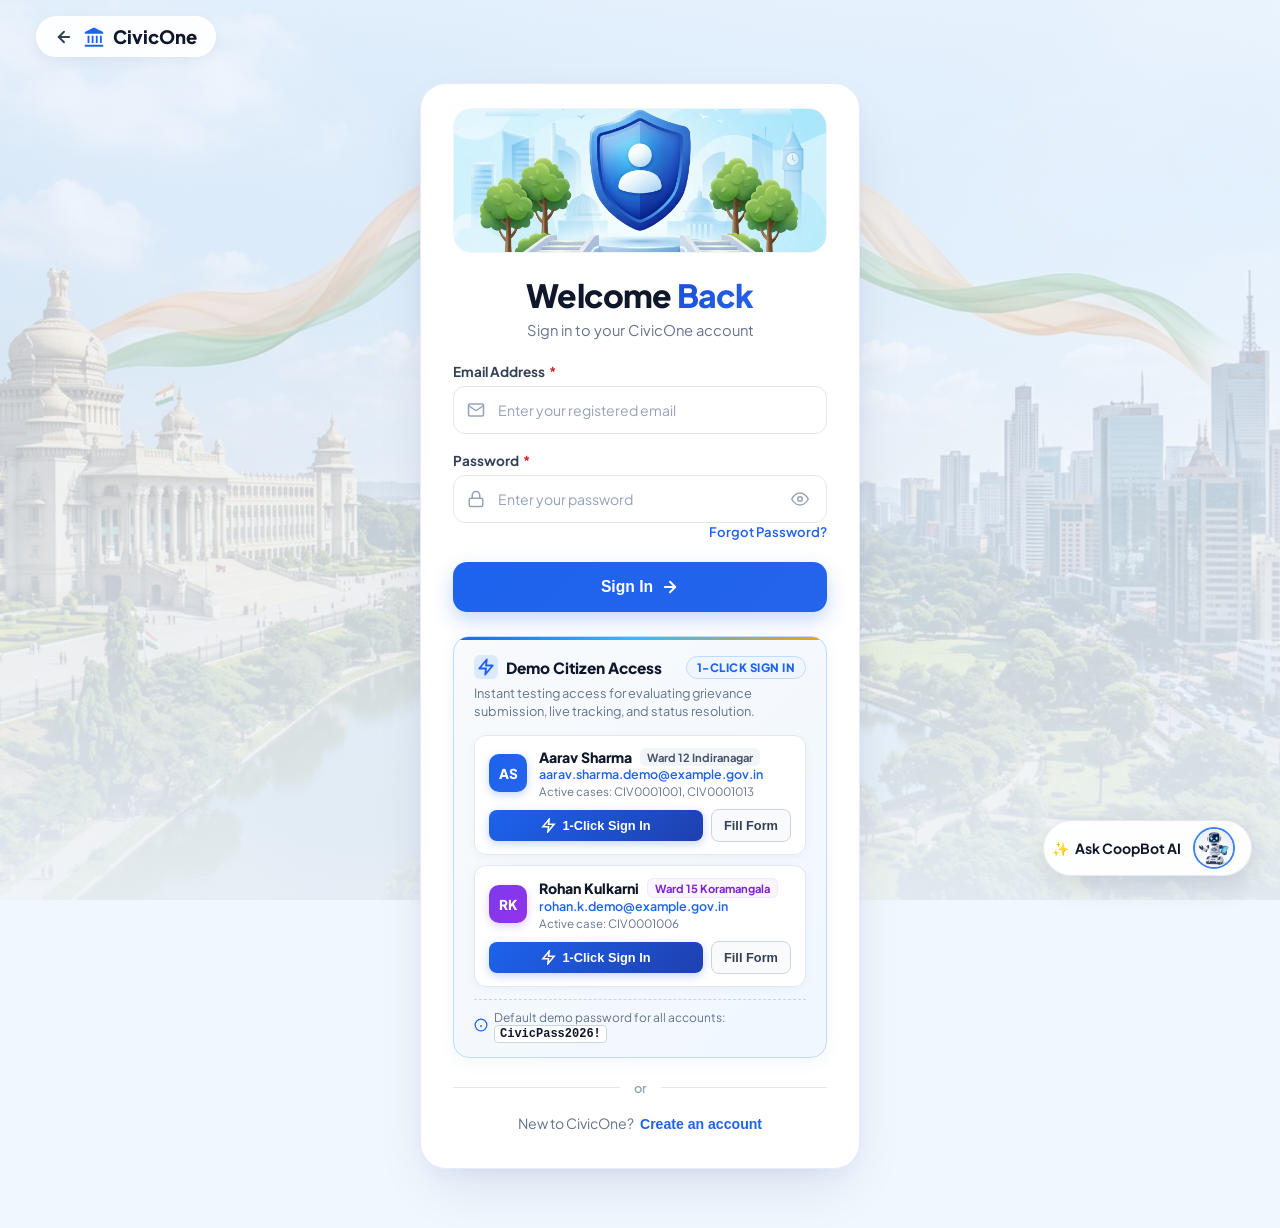
<file: auth.html>
<!DOCTYPE html>
<html lang="en">
<head>
  <meta charset="UTF-8">
  <meta name="viewport" content="width=device-width, initial-scale=1.0">
  <title>Citizen Authentication — CivicOne</title>
  <meta name="description" content="Sign in or register for CivicOne Citizen Grievance Redressal Portal.">
  <link rel="stylesheet" href="app/ui/auth.css">
  <link rel="icon" href="data:image/svg+xml,<svg xmlns=%22http://www.w3.org/2000/svg%22 viewBox=%220 0 24 24%22 fill=%22%231d63ed%22><path d=%22M12 1.5L2 6.5V8.5H22V6.5L12 1.5ZM5 10.5V18.5H7V10.5H5ZM9.5 10.5V18.5H11.5V10.5H9.5ZM14 10.5V18.5H16V10.5H14ZM18.5 10.5V18.5H20.5V10.5H18.5ZM2 20.5V22.5H22V20.5H2Z%22/></svg>">
</head>
<body>

  <!-- Background Panoramic Canvas Layer -->
  <div class="auth-bg-canvas" aria-hidden="true"></div>

  <!-- Top Navigation Bar -->
  <header class="auth-topbar">
    <a href="portal-select.html" class="back-link" title="Return to Portal Selection">
      <svg width="18" height="18" viewBox="0 0 24 24" fill="none" stroke="currentColor" stroke-width="2.5" stroke-linecap="round" stroke-linejoin="round">
        <line x1="19" y1="12" x2="5" y2="12"></line>
        <polyline points="12 19 5 12 12 5"></polyline>
      </svg>
      <div class="brand-inline">
        <svg width="22" height="22" viewBox="0 0 24 24" fill="currentColor">
          <path d="M12 1.5L2 6.5V8.5H22V6.5L12 1.5ZM5 10.5V18.5H7V10.5H5ZM9.5 10.5V18.5H11.5V10.5H9.5ZM14 10.5V18.5H16V10.5H14ZM18.5 10.5V18.5H20.5V10.5H18.5ZM2 20.5V22.5H22V20.5H2Z"/>
        </svg>
        <span>CivicOne</span>
      </div>
    </a>
  </header>

  <!-- Main Authentication Container -->
  <main class="auth-content-container" id="auth-main-container">
    <section class="auth-card" id="auth-card" aria-labelledby="auth-title-heading">

      <!-- ====================================================================
           MODE 1: SIGN IN (WELCOME BACK)
           ==================================================================== -->
      <div id="signin-section">
        <!-- Top Shield Banner Graphic matching user reference image -->
        <div class="auth-banner-wrap" aria-hidden="true">
          <img src="assets/auth_shield_banner.jpg" alt="CivicOne Security Shield Artwork">
        </div>

        <div class="auth-header-group">
          <h1 class="auth-title" id="auth-title-heading">
            Welcome <span class="title-accent">Back</span>
          </h1>
          <p class="auth-subtitle">Sign in to your CivicOne account</p>
        </div>

        <!-- Alert Notification Box -->
        <div class="auth-alert-banner" id="signin-alert" role="alert"></div>

        <form class="auth-form" id="signin-form" onsubmit="handleSignInSubmit(event)">
          <!-- Email Address -->
          <div class="form-field-group">
            <label for="signin-email" class="form-label">Email Address <span class="req">*</span></label>
            <div class="input-wrap">
              <span class="input-lead-icon" aria-hidden="true">
                <svg width="18" height="18" viewBox="0 0 24 24" fill="none" stroke="currentColor" stroke-width="2" stroke-linecap="round" stroke-linejoin="round">
                  <path d="M4 4h16c1.1 0 2 .9 2 2v12c0 1.1-.9 2-2 2H4c-1.1 0-2-.9-2-2V6c0-1.1.9-2 2-2z"></path>
                  <polyline points="22,6 12,13 2,6"></polyline>
                </svg>
              </span>
              <input type="email" id="signin-email" class="form-input" placeholder="Enter your registered email" required autocomplete="username">
            </div>
          </div>

          <!-- Password -->
          <div class="form-field-group">
            <label for="signin-password" class="form-label">Password <span class="req">*</span></label>
            <div class="input-wrap">
              <span class="input-lead-icon" aria-hidden="true">
                <svg width="18" height="18" viewBox="0 0 24 24" fill="none" stroke="currentColor" stroke-width="2" stroke-linecap="round" stroke-linejoin="round">
                  <rect x="3" y="11" width="18" height="11" rx="2" ry="2"></rect>
                  <path d="M7 11V7a5 5 0 0 1 10 0v4"></path>
                </svg>
              </span>
              <input type="password" id="signin-password" class="form-input" placeholder="Enter your password" required autocomplete="current-password">
              <button type="button" class="btn-password-toggle" id="signin-toggle-eye" onclick="togglePasswordVisibility('signin-password', 'signin-toggle-eye')" aria-label="Toggle password visibility">
                <!-- Eye Icon -->
                <svg width="18" height="18" viewBox="0 0 24 24" fill="none" stroke="currentColor" stroke-width="2" stroke-linecap="round" stroke-linejoin="round">
                  <path d="M1 12s4-8 11-8 11 8 11 8-4 8-11 8-11-8-11-8z"></path>
                  <circle cx="12" cy="12" r="3"></circle>
                </svg>
              </button>
            </div>
            <div class="auth-extra-links">
              <a href="javascript:void(0)" class="link-forgot" onclick="switchMode('forgot')">Forgot Password?</a>
            </div>
          </div>

          <!-- Sign In Submit Button -->
          <button type="submit" class="btn-auth-submit" id="btn-signin-submit">
            <span>Sign In</span>
            <svg width="18" height="18" viewBox="0 0 24 24" fill="none" stroke="currentColor" stroke-width="2.5" stroke-linecap="round" stroke-linejoin="round">
              <line x1="5" y1="12" x2="19" y2="12"></line>
              <polyline points="12 5 19 12 12 19"></polyline>
            </svg>
          </button>
        </form>

        <!-- Demo Citizen Access Card (1-Click Instant Evaluation) -->
        <div class="demo-citizen-card" id="demo-citizen-card">
          <div class="demo-card-head">
            <div class="demo-head-title">
              <span class="demo-head-icon" aria-hidden="true">
                <svg width="18" height="18" viewBox="0 0 24 24" fill="none" stroke="currentColor" stroke-width="2.5" stroke-linecap="round" stroke-linejoin="round">
                  <polygon points="13 2 3 14 12 14 11 22 21 10 12 10 13 2"></polygon>
                </svg>
              </span>
              <span>Demo Citizen Access</span>
            </div>
            <span class="demo-chip-badge">1-Click Sign In</span>
          </div>
          <p class="demo-card-sub">
            Instant testing access for evaluating grievance submission, live tracking, and status resolution.
          </p>

          <div class="demo-accounts-grid">
            <!-- Account 1: Aarav Sharma (Primary) -->
            <div class="demo-account-card">
              <div class="demo-account-top">
                <div class="demo-account-avatar" aria-hidden="true">AS</div>
                <div class="demo-account-meta">
                  <div class="demo-account-title-row">
                    <span class="demo-account-name">Aarav Sharma</span>
                    <span class="demo-ward-badge">Ward 12 Indiranagar</span>
                  </div>
                  <div class="demo-account-email">aarav.sharma.demo@example.gov.in</div>
                  <div class="demo-account-cases">Active cases: CIV0001001, CIV0001013</div>
                </div>
              </div>
              <div class="demo-account-actions">
                <button type="button" class="btn-demo-quick-login" onclick="quickLoginDemoCitizen('aarav.sharma.demo@example.gov.in', 'CivicPass2026!')" title="1-Click Login as Aarav Sharma">
                  <svg width="15" height="15" viewBox="0 0 24 24" fill="none" stroke="currentColor" stroke-width="2.5"><polygon points="13 2 3 14 12 14 11 22 21 10 12 10 13 2"></polygon></svg>
                  <span>1-Click Sign In</span>
                </button>
                <button type="button" class="btn-demo-fill-fields" onclick="fillDemoFields('aarav.sharma.demo@example.gov.in', 'CivicPass2026!')" title="Autofill inputs">
                  Fill Form
                </button>
              </div>
            </div>

            <!-- Account 2: Rohan Kulkarni -->
            <div class="demo-account-card">
              <div class="demo-account-top">
                <div class="demo-account-avatar avatar-purple" aria-hidden="true">RK</div>
                <div class="demo-account-meta">
                  <div class="demo-account-title-row">
                    <span class="demo-account-name">Rohan Kulkarni</span>
                    <span class="demo-ward-badge badge-koramangala">Ward 15 Koramangala</span>
                  </div>
                  <div class="demo-account-email">rohan.k.demo@example.gov.in</div>
                  <div class="demo-account-cases">Active case: CIV0001006</div>
                </div>
              </div>
              <div class="demo-account-actions">
                <button type="button" class="btn-demo-quick-login" onclick="quickLoginDemoCitizen('rohan.k.demo@example.gov.in', 'CivicPass2026!')" title="1-Click Login as Rohan Kulkarni">
                  <svg width="15" height="15" viewBox="0 0 24 24" fill="none" stroke="currentColor" stroke-width="2.5"><polygon points="13 2 3 14 12 14 11 22 21 10 12 10 13 2"></polygon></svg>
                  <span>1-Click Sign In</span>
                </button>
                <button type="button" class="btn-demo-fill-fields" onclick="fillDemoFields('rohan.k.demo@example.gov.in', 'CivicPass2026!')" title="Autofill inputs">
                  Fill Form
                </button>
              </div>
            </div>
          </div>

          <div class="demo-card-footer">
            <svg width="14" height="14" viewBox="0 0 24 24" fill="none" stroke="currentColor" stroke-width="2.2"><circle cx="12" cy="12" r="10"/><line x1="12" y1="16" x2="12" y2="12"/><line x1="12" y1="8" x2="12.01" y2="8"/></svg>
            <span>Default demo password for all accounts: <code>CivicPass2026!</code></span>
          </div>
        </div>

        <!-- Divider -->
        <div class="auth-divider">
          <span>or</span>
        </div>

        <!-- Switch to Registration -->
        <div class="auth-switch-footer">
          <span>New to CivicOne?</span>
          <button type="button" class="auth-switch-btn" onclick="switchMode('register')">Create an account</button>
        </div>
      </div>

      <!-- ====================================================================
           MODE 2: CREATE CITIZEN ACCOUNT (REGISTRATION)
           ==================================================================== -->
      <div id="register-section" style="display: none;">
        <div class="auth-header-group">
          <h2 class="auth-title">
            Join <span class="title-accent">CivicOne</span>
          </h2>
          <p class="auth-subtitle">Create your citizen account to file grievances &amp; track resolutions</p>
        </div>

        <!-- Alert Notification Box -->
        <div class="auth-alert-banner" id="register-alert" role="alert"></div>

        <form class="auth-form" id="register-form" onsubmit="handleRegisterSubmit(event)">
          <!-- 1. Full Name -->
          <div class="form-field-group">
            <label for="reg-name" class="form-label">Full Name <span class="req">*</span></label>
            <div class="input-wrap">
              <span class="input-lead-icon" aria-hidden="true">
                <svg width="18" height="18" viewBox="0 0 24 24" fill="none" stroke="currentColor" stroke-width="2" stroke-linecap="round" stroke-linejoin="round">
                  <path d="M20 21v-2a4 4 0 0 0-4-4H8a4 4 0 0 0-4 4v2"></path>
                  <circle cx="12" cy="7" r="4"></circle>
                </svg>
              </span>
              <input type="text" id="reg-name" class="form-input" placeholder="e.g. Ramesh Kumar" required autocomplete="name">
            </div>
          </div>

          <!-- 2. Address & 3. Use Current Location -->
          <div class="form-field-group">
            <label for="reg-address" class="form-label">Address <span class="req">*</span></label>
            <textarea id="reg-address" class="form-textarea" placeholder="Enter your residential address, area and PIN code" required></textarea>
            <button type="button" class="btn-location-autofill" id="btn-fetch-location" onclick="fetchLiveGeolocation()">
              <svg width="16" height="16" viewBox="0 0 24 24" fill="none" stroke="currentColor" stroke-width="2.2" stroke-linecap="round" stroke-linejoin="round">
                <path d="M12 2a8 8 0 0 0-8 8c0 5.25 8 12 8 12s8-6.75 8-12a8 8 0 0 0-8-8z"></path>
                <circle cx="12" cy="10" r="3"></circle>
              </svg>
              <span>Use My Current Location</span>
            </button>
          </div>

          <!-- 4. Gender -->
          <div class="form-field-group">
            <label for="reg-gender" class="form-label">Gender</label>
            <select id="reg-gender" class="form-select">
              <option value="Prefer not to say">Prefer not to say</option>
              <option value="Female">Female</option>
              <option value="Male">Male</option>
              <option value="Other">Other</option>
            </select>
          </div>

          <!-- 5. Mobile Number -->
          <div class="form-field-group">
            <label for="reg-phone" class="form-label">Mobile Number <span class="req">*</span></label>
            <div class="input-wrap">
              <span class="input-lead-icon" aria-hidden="true">
                <svg width="18" height="18" viewBox="0 0 24 24" fill="none" stroke="currentColor" stroke-width="2" stroke-linecap="round" stroke-linejoin="round">
                  <path d="M22 16.92v3a2 2 0 0 1-2.18 2 19.79 19.79 0 0 1-8.63-3.07 19.5 19.5 0 0 1-6-6 19.79 19.79 0 0 1-3.07-8.67A2 2 0 0 1 4.11 2h3a2 2 0 0 1 2 1.72 12.84 12.84 0 0 0 .7 2.81 2 2 0 0 1-.45 2.11L8.09 9.91a16 16 0 0 0 6 6l1.27-1.27a2 2 0 0 1 2.11-.45 12.84 12.84 0 0 0 2.81.7A2 2 0 0 1 22 16.92z"></path>
                </svg>
              </span>
              <input type="tel" id="reg-phone" class="form-input" placeholder="e.g. 9876543210 (10 digits)" required pattern="[0-9]{10}">
            </div>
          </div>

          <!-- 6. Email Address -->
          <div class="form-field-group">
            <label for="reg-email" class="form-label">Email Address <span class="req">*</span></label>
            <div class="input-wrap">
              <span class="input-lead-icon" aria-hidden="true">
                <svg width="18" height="18" viewBox="0 0 24 24" fill="none" stroke="currentColor" stroke-width="2" stroke-linecap="round" stroke-linejoin="round">
                  <path d="M4 4h16c1.1 0 2 .9 2 2v12c0 1.1-.9 2-2 2H4c-1.1 0-2-.9-2-2V6c0-1.1.9-2 2-2z"></path>
                  <polyline points="22,6 12,13 2,6"></polyline>
                </svg>
              </span>
              <input type="email" id="reg-email" class="form-input" placeholder="name@example.com" required autocomplete="email">
            </div>
          </div>

          <!-- 7. Password -->
          <div class="form-field-group">
            <label for="reg-password" class="form-label">Password <span class="req">*</span></label>
            <div class="input-wrap">
              <span class="input-lead-icon" aria-hidden="true">
                <svg width="18" height="18" viewBox="0 0 24 24" fill="none" stroke="currentColor" stroke-width="2" stroke-linecap="round" stroke-linejoin="round">
                  <rect x="3" y="11" width="18" height="11" rx="2" ry="2"></rect>
                  <path d="M7 11V7a5 5 0 0 1 10 0v4"></path>
                </svg>
              </span>
              <input type="password" id="reg-password" class="form-input" placeholder="Create a strong password (min 8 characters)" required autocomplete="new-password">
              <button type="button" class="btn-password-toggle" id="reg-toggle-eye" onclick="togglePasswordVisibility('reg-password', 'reg-toggle-eye')" aria-label="Toggle password visibility">
                <svg width="18" height="18" viewBox="0 0 24 24" fill="none" stroke="currentColor" stroke-width="2" stroke-linecap="round" stroke-linejoin="round">
                  <path d="M1 12s4-8 11-8 11 8 11 8-4 8-11 8-11-8-11-8z"></path>
                  <circle cx="12" cy="12" r="3"></circle>
                </svg>
              </button>
            </div>
            <span class="password-hint">Must contain at least 8 characters.</span>
          </div>

          <!-- 8. Confirm Password -->
          <div class="form-field-group">
            <label for="reg-confirm-password" class="form-label">Confirm Password <span class="req">*</span></label>
            <div class="input-wrap">
              <span class="input-lead-icon" aria-hidden="true">
                <svg width="18" height="18" viewBox="0 0 24 24" fill="none" stroke="currentColor" stroke-width="2" stroke-linecap="round" stroke-linejoin="round">
                  <rect x="3" y="11" width="18" height="11" rx="2" ry="2"></rect>
                  <path d="M7 11V7a5 5 0 0 1 10 0v4"></path>
                </svg>
              </span>
              <input type="password" id="reg-confirm-password" class="form-input" placeholder="Re-enter password" required autocomplete="new-password">
              <button type="button" class="btn-password-toggle" id="reg-confirm-toggle-eye" onclick="togglePasswordVisibility('reg-confirm-password', 'reg-confirm-toggle-eye')" aria-label="Toggle confirm password visibility">
                <svg width="18" height="18" viewBox="0 0 24 24" fill="none" stroke="currentColor" stroke-width="2" stroke-linecap="round" stroke-linejoin="round">
                  <path d="M1 12s4-8 11-8 11 8 11 8-4 8-11 8-11-8-11-8z"></path>
                  <circle cx="12" cy="12" r="3"></circle>
                </svg>
              </button>
            </div>
          </div>

          <!-- Create Account Button -->
          <button type="submit" class="btn-auth-submit" id="btn-register-submit">
            <span>Create Citizen Account</span>
            <svg width="18" height="18" viewBox="0 0 24 24" fill="none" stroke="currentColor" stroke-width="2.5" stroke-linecap="round" stroke-linejoin="round">
              <line x1="5" y1="12" x2="19" y2="12"></line>
              <polyline points="12 5 19 12 12 19"></polyline>
            </svg>
          </button>
        </form>

        <!-- Divider -->
        <div class="auth-divider">
          <span>or</span>
        </div>

        <!-- Switch to Sign In -->
        <div class="auth-switch-footer">
          <span>Already have an account?</span>
          <button type="button" class="auth-switch-btn" onclick="switchMode('signin')">Sign In</button>
        </div>
      </div>

      <!-- ====================================================================
           MODE 3: REGISTRATION SUCCESS SCREEN
           ==================================================================== -->
      <div id="success-section" class="reg-success-panel">
        <div class="success-check-icon" aria-hidden="true">
          <svg width="34" height="34" viewBox="0 0 24 24" fill="none" stroke="currentColor" stroke-width="3" stroke-linecap="round" stroke-linejoin="round">
            <polyline points="20 6 9 17 4 12"></polyline>
          </svg>
        </div>

        <h2 class="auth-title">Account Created!</h2>
        <p class="auth-subtitle">Your Citizen Profile is registered and ready.</p>

        <div class="citizen-id-badge-wrap">
          <span class="citizen-id-label">Permanent Citizen ID</span>
          <span class="citizen-id-val" id="success-citizen-id">CIV-2026-000009</span>
        </div>

        <p style="font-size: 0.85rem; color: #64748b; margin-bottom: 24px;">
          Registered Email: <strong id="success-email" style="color: #0f172a;"></strong>
        </p>

        <button type="button" class="btn-auth-submit" onclick="switchMode('signin')">
          <span>Continue to Sign In</span>
          <svg width="18" height="18" viewBox="0 0 24 24" fill="none" stroke="currentColor" stroke-width="2.5" stroke-linecap="round" stroke-linejoin="round">
            <line x1="5" y1="12" x2="19" y2="12"></line>
            <polyline points="12 5 19 12 12 19"></polyline>
          </svg>
        </button>
      </div>

      <!-- ====================================================================
           MODE 4: FORGOT PASSWORD
           ==================================================================== -->
      <div id="forgot-section" style="display: none;">
        <div class="auth-header-group">
          <h2 class="auth-title">Reset <span class="title-accent">Password</span></h2>
          <p class="auth-subtitle">Enter your registered email to receive password recovery instructions</p>
        </div>

        <div class="auth-alert-banner" id="forgot-alert" role="alert"></div>

        <form class="auth-form" id="forgot-form" onsubmit="handleForgotSubmit(event)">
          <div class="form-field-group">
            <label for="forgot-email" class="form-label">Email Address <span class="req">*</span></label>
            <div class="input-wrap">
              <span class="input-lead-icon" aria-hidden="true">
                <svg width="18" height="18" viewBox="0 0 24 24" fill="none" stroke="currentColor" stroke-width="2" stroke-linecap="round" stroke-linejoin="round">
                  <path d="M4 4h16c1.1 0 2 .9 2 2v12c0 1.1-.9 2-2 2H4c-1.1 0-2-.9-2-2V6c0-1.1.9-2 2-2z"></path>
                  <polyline points="22,6 12,13 2,6"></polyline>
                </svg>
              </span>
              <input type="email" id="forgot-email" class="form-input" placeholder="Enter your registered email" required>
            </div>
          </div>

          <button type="submit" class="btn-auth-submit">
            <span>Send Reset Instructions</span>
          </button>
        </form>

        <div class="auth-divider">
          <span>or</span>
        </div>

        <div class="auth-switch-footer">
          <button type="button" class="auth-switch-btn" onclick="switchMode('signin')">← Back to Sign In</button>
        </div>
      </div>

    </section>
  </main>

  <!-- Floating Ask CoopBot AI Widget -->
  <aside class="floating-coopbot-widget" id="coopbot-widget-btn" onclick="alert('CoopBot AI: For help logging in or creating your citizen account, you can use the Sign In or Create Account options on this page!')" aria-label="Ask CoopBot AI Assistant">
    <div class="coopbot-text-label">
      <span style="color: #f59e0b;">✨</span>
      <span>Ask CoopBot AI</span>
    </div>
    <div class="coopbot-avatar-thumb">
      <img src="assets/coopbot_avatar.jpg" alt="CoopBot AI Municipal Assistant">
    </div>
  </aside>

  <!-- Store & Authentication Logic Scripts -->
  <script src="app/ui/civicone_store.js"></script>
  <script>
    // Mode switcher
    function switchMode(mode) {
      const container = document.getElementById('auth-main-container');
      const signinSec = document.getElementById('signin-section');
      const registerSec = document.getElementById('register-section');
      const successSec = document.getElementById('success-section');
      const forgotSec = document.getElementById('forgot-section');

      signinSec.style.display = 'none';
      registerSec.style.display = 'none';
      successSec.style.display = 'none';
      forgotSec.style.display = 'none';

      if (mode === 'register') {
        container.classList.add('register-mode');
        registerSec.style.display = 'block';
        clearAlert('register-alert');
      } else if (mode === 'success') {
        container.classList.remove('register-mode');
        successSec.style.display = 'block';
      } else if (mode === 'forgot') {
        container.classList.remove('register-mode');
        forgotSec.style.display = 'block';
        clearAlert('forgot-alert');
      } else {
        container.classList.remove('register-mode');
        signinSec.style.display = 'block';
        clearAlert('signin-alert');
      }
    }

    // Toggle password eye visibility
    function togglePasswordVisibility(inputId, toggleBtnId) {
      const input = document.getElementById(inputId);
      const btn = document.getElementById(toggleBtnId);
      if (!input || !btn) return;

      const isPassword = input.type === 'password';
      input.type = isPassword ? 'text' : 'password';

      btn.innerHTML = isPassword
        ? `<svg width="18" height="18" viewBox="0 0 24 24" fill="none" stroke="currentColor" stroke-width="2" stroke-linecap="round" stroke-linejoin="round">
             <path d="M17.94 17.94A10.07 10.07 0 0 1 12 20c-7 0-11-8-11-8a18.45 18.45 0 0 1 5.06-5.94M9.9 4.24A9.12 9.12 0 0 1 12 4c7 0 11 8 11 8a18.5 18.5 0 0 1-2.16 3.19m-6.72-1.07a3 3 0 1 1-4.24-4.24"></path>
             <line x1="1" y1="1" x2="23" y2="23"></line>
           </svg>`
        : `<svg width="18" height="18" viewBox="0 0 24 24" fill="none" stroke="currentColor" stroke-width="2" stroke-linecap="round" stroke-linejoin="round">
             <path d="M1 12s4-8 11-8 11 8 11 8-4 8-11 8-11-8-11-8z"></path>
             <circle cx="12" cy="12" r="3"></circle>
           </svg>`;
    }

    // Show alert
    function showAlert(alertId, message, type) {
      const el = document.getElementById(alertId);
      if (!el) return;
      el.className = 'auth-alert-banner ' + type;
      el.innerText = message;
      el.style.display = 'flex';
    }

    function clearAlert(alertId) {
      const el = document.getElementById(alertId);
      if (el) el.style.display = 'none';
    }

    // Handle Sign In Submit
    function handleSignInSubmit(event) {
      event.preventDefault();
      const email = document.getElementById('signin-email').value;
      const pass = document.getElementById('signin-password').value;
      const btn = document.getElementById('btn-signin-submit');

      btn.classList.add('loading');
      btn.disabled = true;

      setTimeout(() => {
        const res = CivicStore.login(email, pass);
        btn.classList.remove('loading');
        btn.disabled = false;

        if (res.success) {
          showAlert('signin-alert', 'Authenticated successfully! Redirecting to Dashboard...', 'success');
          setTimeout(() => {
            window.location.href = 'dashboard.html';
          }, 400);
        } else {
          showAlert('signin-alert', res.error, 'error');
        }
      }, 350);
    }

    // Quick 1-Click Demo Citizen Login
    function quickLoginDemoCitizen(email, password) {
      const emailInput = document.getElementById('signin-email');
      const passInput = document.getElementById('signin-password');
      if (emailInput) emailInput.value = email;
      if (passInput) passInput.value = password;

      showAlert('signin-alert', '⚡ Authenticating demo citizen credentials...', 'success');

      const btn = document.getElementById('btn-signin-submit');
      if (btn) {
        btn.classList.add('loading');
        btn.disabled = true;
      }

      setTimeout(() => {
        const res = CivicStore.login(email, password);
        if (btn) {
          btn.classList.remove('loading');
          btn.disabled = false;
        }

        if (res.success) {
          showAlert('signin-alert', `Authenticated as ${res.citizen.full_name} (${res.citizen.ward || 'Citizen'})! Redirecting to Dashboard...`, 'success');
          setTimeout(() => {
            window.location.href = 'dashboard.html';
          }, 350);
        } else {
          showAlert('signin-alert', res.error || 'Failed to authenticate demo citizen.', 'error');
        }
      }, 300);
    }

    // Autofill demo credentials into form without instant submission
    function fillDemoFields(email, password) {
      const emailInput = document.getElementById('signin-email');
      const passInput = document.getElementById('signin-password');
      if (emailInput) emailInput.value = email;
      if (passInput) passInput.value = password;
      showAlert('signin-alert', `Credentials filled for ${email}. Click "Sign In" to proceed.`, 'info');
      if (emailInput) emailInput.focus();
    }

    // Handle Geolocation Autofill
    async function fetchLiveGeolocation() {
      const btn = document.getElementById('btn-fetch-location');
      const addressField = document.getElementById('reg-address');

      if (!navigator.geolocation) {
        showAlert('register-alert', 'Geolocation is not supported by your browser. Please type your address manually.', 'error');
        return;
      }

      btn.classList.add('loading');
      btn.innerHTML = '<span>Detecting location...</span>';

      navigator.geolocation.getCurrentPosition(
        async (position) => {
          const lat = position.coords.latitude;
          const lon = position.coords.longitude;
          const result = await CivicStore.reverseGeocode(lat, lon);

          btn.classList.remove('loading');
          btn.innerHTML = `<span>✓ Location Detected</span>`;
          btn.style.borderColor = '#16a34a';
          btn.style.color = '#16a34a';

          addressField.value = result.display_name;
          showAlert('register-alert', 'Location coordinates resolved. You may edit or add details to the address above.', 'info');
        },
        (error) => {
          btn.classList.remove('loading');
          btn.innerHTML = `<span>Use My Current Location</span>`;
          showAlert('register-alert', 'Location permission denied or unavailable. Please type your address manually.', 'error');
        },
        { timeout: 10000, enableHighAccuracy: true }
      );
    }

    // Handle Register Submit
    function handleRegisterSubmit(event) {
      event.preventDefault();
      const data = {
        full_name: document.getElementById('reg-name').value,
        address: document.getElementById('reg-address').value,
        gender: document.getElementById('reg-gender').value,
        phone: document.getElementById('reg-phone').value,
        email: document.getElementById('reg-email').value,
        password: document.getElementById('reg-password').value,
        confirm_password: document.getElementById('reg-confirm-password').value
      };

      const btn = document.getElementById('btn-register-submit');
      btn.classList.add('loading');
      btn.disabled = true;

      setTimeout(() => {
        const res = CivicStore.register(data);
        btn.classList.remove('loading');
        btn.disabled = false;

        if (res.success) {
          document.getElementById('success-citizen-id').innerText = res.citizen_id;
          document.getElementById('success-email').innerText = res.email;
          switchMode('success');
        } else {
          showAlert('register-alert', res.error, 'error');
        }
      }, 400);
    }

    // Handle Forgot Password
    function handleForgotSubmit(event) {
      event.preventDefault();
      const email = document.getElementById('forgot-email').value;
      const res = CivicStore.requestPasswordReset(email);
      showAlert('forgot-alert', res.message, 'success');
    }

    // Pre-populate URL query parameters if present (?mode=register)
    window.addEventListener('DOMContentLoaded', () => {
      const params = new URLSearchParams(window.location.search);
      if (params.get('mode') === 'register') {
        switchMode('register');
      }
    });
  </script>
</body>
</html>
</file>
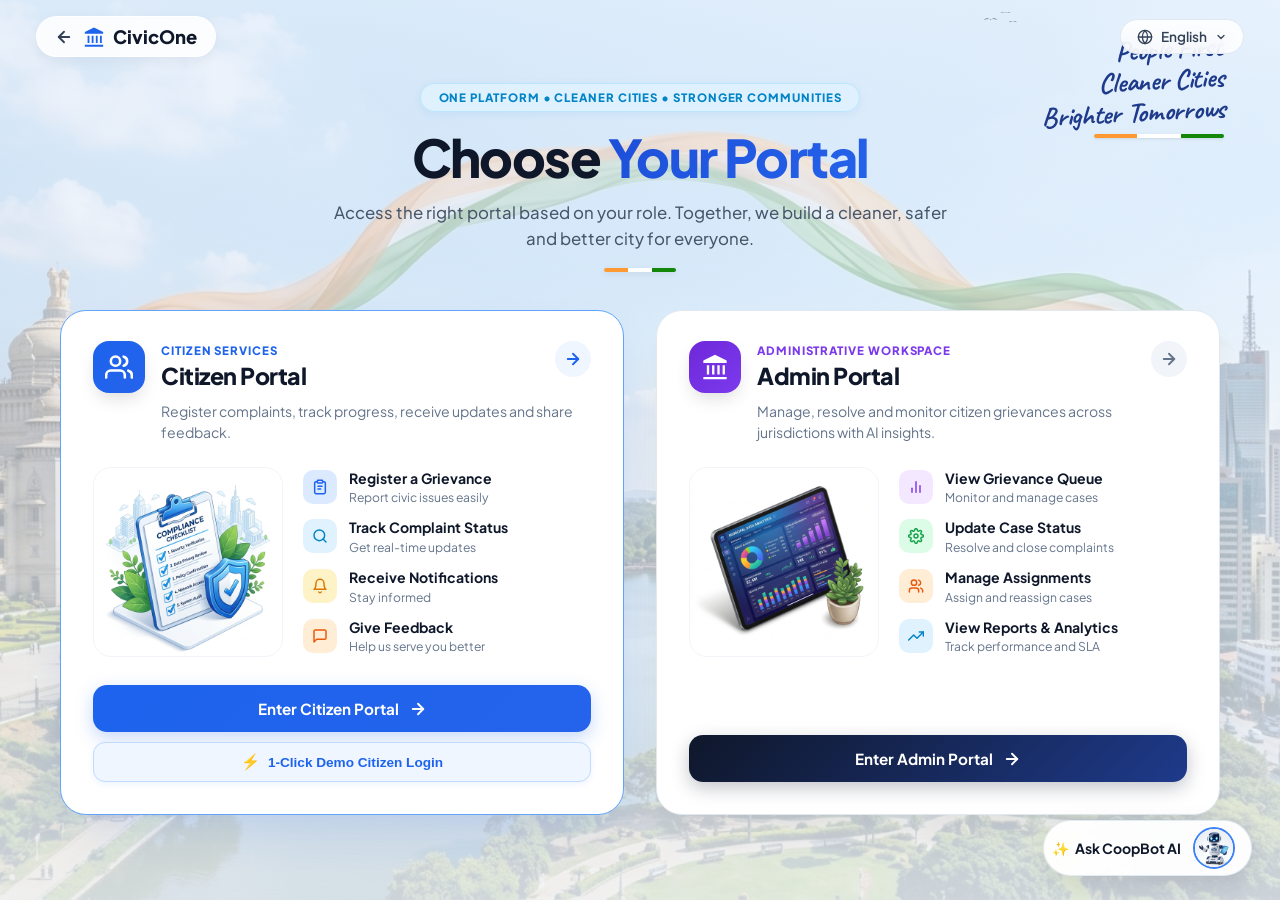
<file: portal-select.html>
<!DOCTYPE html>
<html lang="en">
<head>
  <meta charset="UTF-8">
  <meta name="viewport" content="width=device-width, initial-scale=1.0">
  <title>Choose Your Portal — CivicOne</title>
  <meta name="description" content="Access the right portal based on your role. Together, we build a cleaner, safer and better city for everyone with CivicOne.">
  <link rel="stylesheet" href="app/ui/portal_select.css">
  <link rel="icon" href="data:image/svg+xml,<svg xmlns=%22http://www.w3.org/2000/svg%22 viewBox=%220 0 24 24%22 fill=%22%231d63ed%22><path d=%22M12 1.5L2 6.5V8.5H22V6.5L12 1.5ZM5 10.5V18.5H7V10.5H5ZM9.5 10.5V18.5H11.5V10.5H9.5ZM14 10.5V18.5H16V10.5H14ZM18.5 10.5V18.5H20.5V10.5H18.5ZM2 20.5V22.5H22V20.5H2Z%22/></svg>">
</head>
<body>

  <!-- Background Panoramic Canvas Layer -->
  <div class="portal-bg-canvas" aria-hidden="true"></div>

  <!-- Top Navigation Bar -->
  <header class="portal-topbar">
    <a href="index.html" class="back-home-link" title="Return to CivicOne Home">
      <svg width="18" height="18" viewBox="0 0 24 24" fill="none" stroke="currentColor" stroke-width="2.5" stroke-linecap="round" stroke-linejoin="round">
        <line x1="19" y1="12" x2="5" y2="12"></line>
        <polyline points="12 19 5 12 12 5"></polyline>
      </svg>
      <div class="brand-inline">
        <svg width="22" height="22" viewBox="0 0 24 24" fill="currentColor">
          <path d="M12 1.5L2 6.5V8.5H22V6.5L12 1.5ZM5 10.5V18.5H7V10.5H5ZM9.5 10.5V18.5H11.5V10.5H9.5ZM14 10.5V18.5H16V10.5H14ZM18.5 10.5V18.5H20.5V10.5H18.5ZM2 20.5V22.5H22V20.5H2Z"/>
        </svg>
        <span>CivicOne</span>
      </div>
    </a>

    <div class="topbar-right">
      <div class="lang-pill" id="portal-lang-toggle" title="Select Language">
        <svg width="16" height="16" viewBox="0 0 24 24" fill="none" stroke="currentColor" stroke-width="2" stroke-linecap="round" stroke-linejoin="round">
          <circle cx="12" cy="12" r="10"></circle>
          <line x1="2" y1="12" x2="22" y2="12"></line>
          <path d="M12 2a15.3 15.3 0 0 1 4 10 15.3 15.3 0 0 1-4 10 15.3 15.3 0 0 1-4-10 15.3 15.3 0 0 1 4-10z"></path>
        </svg>
        <span>English</span>
        <svg width="12" height="12" viewBox="0 0 24 24" fill="none" stroke="currentColor" stroke-width="2.5" stroke-linecap="round" stroke-linejoin="round">
          <polyline points="6 9 12 15 18 9"></polyline>
        </svg>
      </div>
    </div>
  </header>

  <!-- Script Calligraphy Tagline on Upper Right -->
  <aside class="script-tagline-wrap" aria-hidden="true">
    <!-- Flying Bird Silhouettes SVG -->
    <div class="script-birds">
      <svg width="64" height="34" viewBox="0 0 100 50" fill="#334155">
        <path d="M10 20 Q 20 10, 30 20 Q 40 10, 50 20 Q 40 16, 30 18 Q 20 16, 10 20 Z" transform="scale(0.55) translate(0, 0)"/>
        <path d="M10 20 Q 20 10, 30 20 Q 40 10, 50 20 Q 40 16, 30 18 Q 20 16, 10 20 Z" transform="scale(0.4) translate(70, -20)"/>
        <path d="M10 20 Q 20 10, 30 20 Q 40 10, 50 20 Q 40 16, 30 18 Q 20 16, 10 20 Z" transform="scale(0.32) translate(130, 25)"/>
      </svg>
    </div>
    <span class="script-text">
      People First<br>
      Cleaner Cities<br>
      Brighter Tomorrows
    </span>
    <!-- Tricolor Flag Line Accent -->
    <div class="script-tricolor-line">
      <span class="c-saffron"></span>
      <span class="c-white"></span>
      <span class="c-green"></span>
    </div>
  </aside>

  <!-- Main Selection Content -->
  <main class="portal-content-wrap">
    <!-- Hero Heading Section -->
    <section class="portal-header-block">
      <div class="badge-tagline">
        ONE PLATFORM • CLEANER CITIES • STRONGER COMMUNITIES
      </div>

      <h1 class="portal-title">
        Choose <span class="title-accent">Your Portal</span>
      </h1>

      <p class="portal-subtitle">
        Access the right portal based on your role. Together, we build a cleaner, safer and better city for everyone.
      </p>

      <!-- Center Indian Tricolor Stripe -->
      <div class="tricolor-stripe-center" aria-hidden="true">
        <span class="stripe-saffron"></span>
        <span class="stripe-white"></span>
        <span class="stripe-green"></span>
      </div>
    </section>

    <!-- Two Portal Selection Cards -->
    <section class="portal-cards-grid" aria-label="Portal Options">
      
      <!-- ====================================================================
           CARD 1: CITIZEN PORTAL (ACTIVE)
           ==================================================================== -->
      <article class="portal-card citizen-portal-card" id="card-citizen">
        <!-- Card Header -->
        <div class="card-header-top">
          <div class="card-header-left">
            <div class="card-icon-box" aria-hidden="true">
              <!-- Community / Citizens Group Icon -->
              <svg width="28" height="28" viewBox="0 0 24 24" fill="none" stroke="currentColor" stroke-width="2.2" stroke-linecap="round" stroke-linejoin="round">
                <path d="M17 21v-2a4 4 0 0 0-4-4H5a4 4 0 0 0-4 4v2"></path>
                <circle cx="9" cy="7" r="4"></circle>
                <path d="M23 21v-2a4 4 0 0 0-3-3.87"></path>
                <path d="M16 3.13a4 4 0 0 1 0 7.75"></path>
              </svg>
            </div>
            <div class="card-heading-group">
              <span class="card-badge-category">CITIZEN SERVICES</span>
              <h2 class="card-title-text">Citizen Portal</h2>
            </div>
          </div>

          <a href="auth.html" class="card-circle-arrow" title="Enter Citizen Portal" aria-label="Enter Citizen Portal">
            <svg width="18" height="18" viewBox="0 0 24 24" fill="none" stroke="currentColor" stroke-width="2.5" stroke-linecap="round" stroke-linejoin="round">
              <line x1="5" y1="12" x2="19" y2="12"></line>
              <polyline points="12 5 19 12 12 19"></polyline>
            </svg>
          </a>
        </div>

        <p class="card-desc-text">
          Register complaints, track progress, receive updates and share feedback.
        </p>

        <!-- Card Split Body: 3D Illustration + 4 Feature Items -->
        <div class="card-body-split">
          <!-- 3D Graphic Column -->
          <div class="card-visual-column">
            <img src="assets/citizen_card_ill.jpg" alt="Citizen Grievance and Compliance Checklist 3D Illustration" loading="lazy">
          </div>

          <!-- Feature Items Column -->
          <div class="features-list">
            <!-- Feature 1 -->
            <div class="feature-item">
              <div class="feature-icon-pill icon-blue" aria-hidden="true">
                <svg width="16" height="16" viewBox="0 0 24 24" fill="none" stroke="currentColor" stroke-width="2.2" stroke-linecap="round" stroke-linejoin="round">
                  <path d="M16 4h2a2 2 0 0 1 2 2v14a2 2 0 0 1-2 2H6a2 2 0 0 1-2-2V6a2 2 0 0 1 2-2h2"></path>
                  <rect x="8" y="2" width="8" height="4" rx="1" ry="1"></rect>
                  <line x1="9" y1="11" x2="15" y2="11"></line>
                  <line x1="9" y1="15" x2="13" y2="15"></line>
                </svg>
              </div>
              <div class="feature-text-group">
                <span class="feature-title">Register a Grievance</span>
                <span class="feature-subtitle">Report civic issues easily</span>
              </div>
            </div>

            <!-- Feature 2 -->
            <div class="feature-item">
              <div class="feature-icon-pill icon-cyan" aria-hidden="true">
                <svg width="16" height="16" viewBox="0 0 24 24" fill="none" stroke="currentColor" stroke-width="2.2" stroke-linecap="round" stroke-linejoin="round">
                  <circle cx="11" cy="11" r="8"></circle>
                  <line x1="21" y1="21" x2="16.65" y2="16.65"></line>
                </svg>
              </div>
              <div class="feature-text-group">
                <span class="feature-title">Track Complaint Status</span>
                <span class="feature-subtitle">Get real-time updates</span>
              </div>
            </div>

            <!-- Feature 3 -->
            <div class="feature-item">
              <div class="feature-icon-pill icon-amber" aria-hidden="true">
                <svg width="16" height="16" viewBox="0 0 24 24" fill="none" stroke="currentColor" stroke-width="2.2" stroke-linecap="round" stroke-linejoin="round">
                  <path d="M18 8A6 6 0 0 0 6 8c0 7-3 9-3 9h18s-3-2-3-9"></path>
                  <path d="M13.73 21a2 2 0 0 1-3.46 0"></path>
                </svg>
              </div>
              <div class="feature-text-group">
                <span class="feature-title">Receive Notifications</span>
                <span class="feature-subtitle">Stay informed</span>
              </div>
            </div>

            <!-- Feature 4 -->
            <div class="feature-item">
              <div class="feature-icon-pill icon-orange" aria-hidden="true">
                <svg width="16" height="16" viewBox="0 0 24 24" fill="none" stroke="currentColor" stroke-width="2.2" stroke-linecap="round" stroke-linejoin="round">
                  <path d="M21 15a2 2 0 0 1-2 2H7l-4 4V5a2 2 0 0 1 2-2h14a2 2 0 0 1 2 2z"></path>
                </svg>
              </div>
              <div class="feature-text-group">
                <span class="feature-title">Give Feedback</span>
                <span class="feature-subtitle">Help us serve you better</span>
              </div>
            </div>
          </div>
        </div>

        <!-- Action Button -->
        <div class="card-action-footer">
          <a href="auth.html" class="btn-card-action btn-citizen-enter" id="enter-citizen-portal-btn">
            <span>Enter Citizen Portal</span>
            <svg width="18" height="18" viewBox="0 0 24 24" fill="none" stroke="currentColor" stroke-width="2.5" stroke-linecap="round" stroke-linejoin="round">
              <line x1="5" y1="12" x2="19" y2="12"></line>
              <polyline points="12 5 19 12 12 19"></polyline>
            </svg>
          </a>
          <button type="button" class="btn-card-demo-direct" id="btn-demo-citizen-direct" onclick="directDemoCitizenLaunch()" title="Instant 1-Click login as Demo Citizen (Aarav Sharma)">
            <span class="bolt">⚡</span>
            <span>1-Click Demo Citizen Login</span>
          </button>
        </div>
      </article>

      <!-- ====================================================================
           CARD 2: OFFICER / ADMIN PORTAL (PHASE 3 / COMING SOON)
           ==================================================================== -->
      <article class="portal-card admin-portal-card" id="card-admin">
        <!-- Card Header -->
        <div class="card-header-top">
          <div class="card-header-left">
            <div class="card-icon-box" aria-hidden="true">
              <!-- Neoclassical Municipal Pillar Building Icon -->
              <svg width="28" height="28" viewBox="0 0 24 24" fill="currentColor">
                <path d="M12 1.5L2 6.5V8.5H22V6.5L12 1.5ZM5 10.5V18.5H7V10.5H5ZM9.5 10.5V18.5H11.5V10.5H9.5ZM14 10.5V18.5H16V10.5H14ZM18.5 10.5V18.5H20.5V10.5H18.5ZM2 20.5V22.5H22V20.5H2Z"/>
              </svg>
            </div>
            <div class="card-heading-group">
              <span class="card-badge-category">ADMINISTRATIVE WORKSPACE</span>
              <h2 class="card-title-text">Admin Portal</h2>
            </div>
          </div>

          <a href="admin-login.html" class="card-circle-arrow" title="Enter Admin Portal" aria-label="Enter Admin Portal">
            <svg width="18" height="18" viewBox="0 0 24 24" fill="none" stroke="currentColor" stroke-width="2.5" stroke-linecap="round" stroke-linejoin="round">
              <line x1="5" y1="12" x2="19" y2="12"></line>
              <polyline points="12 5 19 12 12 19"></polyline>
            </svg>
          </a>
        </div>

        <p class="card-desc-text">
          Manage, resolve and monitor citizen grievances across jurisdictions with AI insights.
        </p>

        <!-- Card Split Body: 3D Illustration + 4 Feature Items -->
        <div class="card-body-split">
          <!-- 3D Graphic Column -->
          <div class="card-visual-column">
            <img src="assets/admin_card_ill.jpg" alt="Officer and Admin Data Analytics Dashboard 3D Illustration" loading="lazy">
          </div>

          <!-- Feature Items Column -->
          <div class="features-list">
            <!-- Feature 1 -->
            <div class="feature-item">
              <div class="feature-icon-pill icon-purple" aria-hidden="true">
                <svg width="16" height="16" viewBox="0 0 24 24" fill="none" stroke="currentColor" stroke-width="2.2" stroke-linecap="round" stroke-linejoin="round">
                  <path d="M18 20V10"></path>
                  <path d="M12 20V4"></path>
                  <path d="M6 20v-6"></path>
                </svg>
              </div>
              <div class="feature-text-group">
                <span class="feature-title">View Grievance Queue</span>
                <span class="feature-subtitle">Monitor and manage cases</span>
              </div>
            </div>

            <!-- Feature 2 -->
            <div class="feature-item">
              <div class="feature-icon-pill icon-green" aria-hidden="true">
                <svg width="16" height="16" viewBox="0 0 24 24" fill="none" stroke="currentColor" stroke-width="2.2" stroke-linecap="round" stroke-linejoin="round">
                  <circle cx="12" cy="12" r="3"></circle>
                  <path d="M19.4 15a1.65 1.65 0 0 0 .33 1.82l.06.06a2 2 0 0 1 0 2.83 2 2 0 0 1-2.83 0l-.06-.06a1.65 1.65 0 0 0-1.82-.33 1.65 1.65 0 0 0-1 1.51V21a2 2 0 0 1-2 2 2 2 0 0 1-2-2v-.09A1.65 1.65 0 0 0 9 19.4a1.65 1.65 0 0 0-1.82.33l-.06.06a2 2 0 0 1-2.83 0 2 2 0 0 1 0-2.83l.06-.06a1.65 1.65 0 0 0 .33-1.82 1.65 1.65 0 0 0-1.51-1H3a2 2 0 0 1-2-2 2 2 0 0 1 2-2h.09A1.65 1.65 0 0 0 4.6 9a1.65 1.65 0 0 0-.33-1.82l-.06-.06a2 2 0 0 1 0-2.83 2 2 0 0 1 2.83 0l.06.06a1.65 1.65 0 0 0 1.82.33H9a1.65 1.65 0 0 0 1-1.51V3a2 2 0 0 1 2-2 2 2 0 0 1 2 2v.09a1.65 1.65 0 0 0 1 1.51 1.65 1.65 0 0 0 1.82-.33l.06-.06a2 2 0 0 1 2.83 0 2 2 0 0 1 0 2.83l-.06.06a1.65 1.65 0 0 0-.33 1.82V9a1.65 1.65 0 0 0 1.51 1H21a2 2 0 0 1 2 2 2 2 0 0 1-2 2h-.09a1.65 1.65 0 0 0-1.51 1z"></path>
                </svg>
              </div>
              <div class="feature-text-group">
                <span class="feature-title">Update Case Status</span>
                <span class="feature-subtitle">Resolve and close complaints</span>
              </div>
            </div>

            <!-- Feature 3 -->
            <div class="feature-item">
              <div class="feature-icon-pill icon-orange" aria-hidden="true">
                <svg width="16" height="16" viewBox="0 0 24 24" fill="none" stroke="currentColor" stroke-width="2.2" stroke-linecap="round" stroke-linejoin="round">
                  <path d="M16 21v-2a4 4 0 0 0-4-4H6a4 4 0 0 0-4 4v2"></path>
                  <circle cx="9" cy="7" r="4"></circle>
                  <path d="M22 21v-2a4 4 0 0 0-3-3.87"></path>
                  <path d="M16 3.13a4 4 0 0 1 0 7.75"></path>
                </svg>
              </div>
              <div class="feature-text-group">
                <span class="feature-title">Manage Assignments</span>
                <span class="feature-subtitle">Assign and reassign cases</span>
              </div>
            </div>

            <!-- Feature 4 -->
            <div class="feature-item">
              <div class="feature-icon-pill icon-cyan" aria-hidden="true">
                <svg width="16" height="16" viewBox="0 0 24 24" fill="none" stroke="currentColor" stroke-width="2.2" stroke-linecap="round" stroke-linejoin="round">
                  <polyline points="23 6 13.5 15.5 8.5 10.5 1 18"></polyline>
                  <polyline points="17 6 23 6 23 12"></polyline>
                </svg>
              </div>
              <div class="feature-text-group">
                <span class="feature-title">View Reports & Analytics</span>
                <span class="feature-subtitle">Track performance and SLA</span>
              </div>
            </div>
          </div>
        </div>

        <!-- Action Button -->
        <div class="card-action-footer">
          <a href="admin-login.html" class="btn-card-action btn-admin-enter" id="enter-admin-portal-btn">
            <span>Enter Admin Portal</span>
            <svg width="18" height="18" viewBox="0 0 24 24" fill="none" stroke="currentColor" stroke-width="2.5" stroke-linecap="round" stroke-linejoin="round">
              <line x1="5" y1="12" x2="19" y2="12"></line>
              <polyline points="12 5 19 12 12 19"></polyline>
            </svg>
          </a>
        </div>
      </article>

    </section>
  </main>

  <!-- Floating Ask CoopBot AI Widget -->
  <aside class="floating-coopbot-widget" id="coopbot-widget-btn" onclick="toggleCoopBotModal()" aria-label="Ask CoopBot AI Assistant">
    <div class="coopbot-text-label">
      <span class="coopbot-sparkle-icon">✨</span>
      <span>Ask CoopBot AI</span>
    </div>
    <div class="coopbot-avatar-thumb">
      <img src="assets/coopbot_avatar.jpg" alt="CoopBot AI Municipal Assistant">
    </div>
  </aside>

  <!-- Interactive CoopBot Modal Dialog -->
  <div class="coopbot-modal-overlay" id="coopbot-modal" onclick="handleCoopBotBackdropClick(event)">
    <div class="coopbot-chat-panel" role="dialog" aria-modal="true" aria-labelledby="chat-bot-title">
      <div class="chat-panel-header">
        <div class="chat-bot-info">
          <div class="chat-bot-avatar">
            <img src="assets/coopbot_avatar.jpg" alt="CoopBot AI">
          </div>
          <div class="chat-bot-title-group">
            <span class="chat-bot-name" id="chat-bot-title">CoopBot AI Assistant</span>
            <span class="chat-bot-status">● Municipal Grievance Guide</span>
          </div>
        </div>
        <button class="close-chat-btn" onclick="toggleCoopBotModal()" aria-label="Close Chat">&times;</button>
      </div>

      <div class="chat-panel-body" id="chat-messages-container">
        <div class="bot-msg-bubble">
          👋 Hello! I am <strong>CoopBot</strong>, your AI Municipal Assistant. How can I help you navigate the CivicOne portals today?
        </div>

        <div class="quick-prompts-group">
          <button class="quick-prompt-btn" onclick="askQuickPrompt('How do I register a new grievance?')">
            👉 How do I register a new grievance?
          </button>
          <button class="quick-prompt-btn" onclick="askQuickPrompt('How do I track my complaint status?')">
            👉 How do I track my complaint status?
          </button>
          <button class="quick-prompt-btn" onclick="askQuickPrompt('When will Officer and Admin Portal launch?')">
            👉 When does Officer & Admin Portal launch?
          </button>
        </div>
      </div>

      <form class="chat-panel-footer" onsubmit="handleSendChat(event)">
        <input type="text" id="chat-user-input" class="chat-input" placeholder="Ask CoopBot anything..." autocomplete="off">
        <button type="submit" class="chat-send-btn" aria-label="Send message">
          <svg width="16" height="16" viewBox="0 0 24 24" fill="none" stroke="currentColor" stroke-width="2.5" stroke-linecap="round" stroke-linejoin="round">
            <line x1="22" y1="2" x2="11" y2="13"></line>
            <polygon points="22 2 15 22 11 13 2 9 22 2"></polygon>
          </svg>
        </button>
      </form>
    </div>
  </div>

  <!-- JavaScript Interactions -->
  <script src="app/ui/civicone_store.js"></script>
  <script>
    function directDemoCitizenLaunch() {
      try {
        if (typeof CivicStore !== 'undefined') {
          CivicStore.login('aarav.sharma.demo@example.gov.in', 'CivicPass2026!');
        } else {
          const demoCitizen = {
            citizen_id: 'CIT-BLR-001',
            full_name: 'Aarav Sharma',
            email: 'aarav.sharma.demo@example.gov.in',
            phone: '+91 98765 43210',
            role: 'citizen',
            address: '100ft Road, Indiranagar, Ward 12, Bengaluru, Karnataka - 560038',
            ward: 'Ward 12 (Indiranagar)'
          };
          sessionStorage.setItem('civicone_active_citizen_session', JSON.stringify(demoCitizen));
          localStorage.setItem('civicone_current_session', JSON.stringify(demoCitizen));
        }
      } catch (e) {}
      window.location.href = 'dashboard.html';
    }

    function toggleCoopBotModal() {
      const modal = document.getElementById('coopbot-modal');
      modal.classList.toggle('active');
      if (modal.classList.contains('active')) {
        document.getElementById('chat-user-input').focus();
      }
    }

    function handleCoopBotBackdropClick(event) {
      if (event.target === document.getElementById('coopbot-modal')) {
        toggleCoopBotModal();
      }
    }

    function showAdminComingSoonNotice() {
      alert('Officer & Admin Portal is currently undergoing security hardening and verification in Phase 1/Phase 2. It will be enabled in Phase 3 for designated municipal officers.');
    }

    function askQuickPrompt(question) {
      appendChatMessage(question, 'user');
      setTimeout(() => {
        let answer = "To submit a grievance or track your status, click on 'Enter Citizen Portal' on the left card!";
        if (question.includes('track')) {
          answer = "You can track your case by clicking 'Enter Citizen Portal' and using your Reference Ticket ID (e.g., CIV0001001) in the tracker.";
        } else if (question.includes('Officer') || question.includes('Admin')) {
          answer = "The Officer & Admin Portal is scheduled for deployment in Phase 3 after citizen onboarding is complete.";
        }
        appendChatMessage(answer, 'bot');
      }, 400);
    }

    function handleSendChat(event) {
      event.preventDefault();
      const input = document.getElementById('chat-user-input');
      const val = input.value.trim();
      if (!val) return;
      appendChatMessage(val, 'user');
      input.value = '';
      setTimeout(() => {
        appendChatMessage("I can help you navigate CivicOne! Please select 'Enter Citizen Portal' to report issues or check grievance status in your zone.", 'bot');
      }, 500);
    }

    function appendChatMessage(text, sender) {
      const container = document.getElementById('chat-messages-container');
      const bubble = document.createElement('div');
      bubble.className = sender === 'user' ? 'bot-msg-bubble' : 'bot-msg-bubble';
      if (sender === 'user') {
        bubble.style.background = '#1d63ed';
        bubble.style.color = '#ffffff';
        bubble.style.marginLeft = 'auto';
        bubble.style.borderTopLeftRadius = '14px';
        bubble.style.borderTopRightRadius = '4px';
      }
      bubble.innerText = text;
      container.appendChild(bubble);
      container.scrollTop = container.scrollHeight;
    }
  </script>
</body>
</html>
</file>
<file: app/ui/landing_page.css>
/* ==========================================================================
   CivicOne Landing Page Stylesheet
   Pixel-perfect design matching CivicOne Citizen Grievance Portal UI
   Aesthetic: Authority Navy, Vibrant Civic Blue, Clean Glassmorphism
   ========================================================================== */

@import url('https://fonts.googleapis.com/css2?family=Plus+Jakarta+Sans:wght@400;500;600;700;800&family=Inter:wght@400;500;600;700&display=swap');

:root {
  --primary-blue: #0066CC;
  --primary-blue-hover: #0052A3;
  --primary-blue-subtle: #EBF5FF;
  --navy-dark: #081B33;
  --navy-primary: #0B2545;
  --navy-light: #134074;
  --slate-900: #0F172A;
  --slate-700: #334155;
  --slate-600: #475569;
  --slate-500: #64748B;
  --slate-400: #94A3B8;
  --slate-200: #E2E8F0;
  --slate-100: #F1F5F9;
  --slate-50: #F8FAFC;
  --white: #FFFFFF;

  --color-success: #16A34A;
  --color-success-bg: #DCFCE7;
  --color-info: #0284C7;
  --color-info-bg: #E0F2FE;
  --color-purple: #7C3AED;
  --color-purple-bg: #EDE9FE;
  --color-amber: #D97706;
  --color-amber-bg: #FEF3C7;
  --color-emerald: #059669;
  --color-emerald-bg: #D1FAE5;
  --color-fuchsia: #9333EA;
  --color-fuchsia-bg: #F3E8FF;

  --font-main: 'Plus Jakarta Sans', 'Inter', -apple-system, BlinkMacSystemFont, sans-serif;
  --radius-full: 9999px;
  --radius-xl: 20px;
  --radius-lg: 16px;
  --radius-md: 12px;
  --radius-sm: 8px;

  --shadow-sm: 0 1px 3px rgba(11, 37, 69, 0.06);
  --shadow-md: 0 4px 12px rgba(11, 37, 69, 0.08);
  --shadow-lg: 0 12px 24px -4px rgba(11, 37, 69, 0.1);
  --shadow-xl: 0 20px 35px -8px rgba(11, 37, 69, 0.12);
  --shadow-blue: 0 8px 20px rgba(0, 102, 204, 0.28);

  --transition-fast: 150ms ease;
  --transition-normal: 250ms cubic-bezier(0.4, 0, 0.2, 1);
}

*, *::before, *::after {
  box-sizing: border-box;
  margin: 0;
  padding: 0;
}

html {
  scroll-behavior: smooth;
  font-size: 16px;
}

body {
  font-family: var(--font-main);
  background-color: #F8FAFC;
  color: var(--slate-900);
  line-height: 1.5;
  -webkit-font-smoothing: antialiased;
  overflow-x: hidden;
}

/* ==========================================================================
   HEADER & NAVBAR
   ========================================================================== */

.header {
  position: sticky;
  top: 0;
  z-index: 100;
  background: rgba(255, 255, 255, 0.95);
  backdrop-filter: blur(12px);
  -webkit-backdrop-filter: blur(12px);
  border-bottom: 1px solid var(--slate-200);
  transition: all var(--transition-normal);
}

.header-container {
  max-width: 1280px;
  margin: 0 auto;
  padding: 0 24px;
  height: 74px;
  display: flex;
  align-items: center;
  justify-content: space-between;
}

/* Logo */
.logo-container {
  display: flex;
  align-items: center;
  gap: 12px;
  text-decoration: none;
  color: inherit;
}

.logo-icon-wrap {
  width: 44px;
  height: 44px;
  display: flex;
  align-items: center;
  justify-content: center;
  color: var(--primary-blue);
  transition: transform var(--transition-normal);
}

.logo-container:hover .logo-icon-wrap {
  transform: scale(1.05);
}

.logo-text-group {
  display: flex;
  flex-direction: column;
}

.logo-title {
  font-size: 1.375rem;
  font-weight: 800;
  color: var(--navy-primary);
  line-height: 1.15;
  letter-spacing: -0.02em;
}

.logo-subtitle {
  font-size: 0.6875rem;
  font-weight: 500;
  color: var(--slate-500);
  letter-spacing: 0.02em;
  margin-top: 1px;
}

/* Navigation Links */
.nav-links {
  display: flex;
  align-items: center;
  gap: 32px;
  list-style: none;
}

.nav-link {
  position: relative;
  font-size: 0.9375rem;
  font-weight: 500;
  color: var(--slate-600);
  text-decoration: none;
  padding: 8px 0;
  transition: color var(--transition-fast);
}

.nav-link:hover {
  color: var(--primary-blue);
}

.nav-link.active {
  color: var(--primary-blue);
  font-weight: 600;
}

.nav-link.active::after {
  content: '';
  position: absolute;
  bottom: -18px;
  left: 0;
  right: 0;
  height: 3px;
  background-color: var(--primary-blue);
  border-radius: var(--radius-full);
}

/* Header Action Controls */
.header-actions {
  display: flex;
  align-items: center;
  gap: 16px;
}

/* Language Dropdown */
.lang-dropdown-wrapper {
  position: relative;
}

.lang-btn {
  display: flex;
  align-items: center;
  gap: 8px;
  padding: 8px 14px;
  background: var(--white);
  border: 1px solid var(--slate-200);
  border-radius: var(--radius-full);
  font-size: 0.875rem;
  font-weight: 500;
  color: var(--slate-700);
  cursor: pointer;
  transition: all var(--transition-fast);
}

.lang-btn:hover {
  background: var(--slate-50);
  border-color: var(--slate-300);
}

.lang-menu {
  position: absolute;
  top: calc(100% + 8px);
  right: 0;
  min-width: 220px;
  max-height: 320px;
  overflow-y: auto;
  background: var(--white);
  border: 1px solid var(--slate-200);
  border-radius: var(--radius-md);
  box-shadow: var(--shadow-xl);
  padding: 6px;
  display: none;
  z-index: 1000;
}

.lang-menu.show {
  display: block;
  animation: fadeInDown 180ms ease-out;
}

.lang-item {
  display: flex;
  align-items: center;
  justify-content: space-between;
  width: 100%;
  padding: 8px 12px;
  border: none;
  background: none;
  font-family: inherit;
  font-size: 0.875rem;
  color: var(--slate-700);
  text-align: left;
  border-radius: var(--radius-sm);
  cursor: pointer;
  transition: background var(--transition-fast);
}

.lang-item:hover {
  background: var(--primary-blue-subtle);
  color: var(--primary-blue);
}

.lang-item.active {
  background: var(--primary-blue-subtle);
  color: var(--primary-blue);
  font-weight: 600;
}

/* Primary Pill Button */
.btn-primary-pill {
  display: inline-flex;
  align-items: center;
  gap: 8px;
  padding: 10px 22px;
  background: var(--primary-blue);
  color: var(--white);
  border: none;
  border-radius: var(--radius-full);
  font-size: 0.9375rem;
  font-weight: 600;
  text-decoration: none;
  cursor: pointer;
  box-shadow: var(--shadow-blue);
  transition: all var(--transition-normal);
}

.btn-primary-pill:hover {
  background: var(--primary-blue-hover);
  transform: translateY(-1px);
  box-shadow: 0 10px 24px rgba(0, 102, 204, 0.35);
}

.btn-primary-pill:active {
  transform: translateY(0);
}

/* ==========================================================================
   HERO SECTION
   ========================================================================== */

.hero-section {
  position: relative;
  min-height: 580px;
  padding: 48px 0 64px 0;
  overflow: hidden;
  background-color: #E2E8F0;
}

/* Hero Background Image & Layered Gradient */
.hero-bg-layer {
  position: absolute;
  top: 0;
  right: 0;
  bottom: 0;
  left: 0;
  background-image: url('../../assets/hero_cityscape.jpg');
  background-size: cover;
  background-position: center right;
  z-index: 1;
}

.hero-overlay-gradient {
  position: absolute;
  top: 0;
  right: 0;
  bottom: 0;
  left: 0;
  background: linear-gradient(
    90deg,
    rgba(255, 255, 255, 0.96) 0%,
    rgba(255, 255, 255, 0.90) 38%,
    rgba(255, 255, 255, 0.65) 60%,
    rgba(255, 255, 255, 0.20) 100%
  );
  z-index: 2;
}

.hero-container {
  position: relative;
  z-index: 3;
  max-width: 1280px;
  margin: 0 auto;
  padding: 0 24px;
  display: flex;
  justify-content: space-between;
  align-items: flex-start;
}

.hero-left {
  max-width: 580px;
}

/* Top Micro-badge */
.hero-badge {
  display: inline-flex;
  align-items: center;
  gap: 8px;
  padding: 6px 14px;
  background: rgba(255, 255, 255, 0.85);
  backdrop-filter: blur(8px);
  border: 1px solid rgba(0, 102, 204, 0.18);
  border-radius: var(--radius-full);
  color: var(--primary-blue);
  font-size: 0.8125rem;
  font-weight: 600;
  margin-bottom: 24px;
  cursor: pointer;
  transition: all var(--transition-fast);
}

.hero-badge:hover {
  background: var(--white);
  border-color: var(--primary-blue);
  box-shadow: 0 2px 8px rgba(0, 102, 204, 0.15);
}

/* Big Headline */
.hero-headline {
  font-size: 3.5rem;
  font-weight: 800;
  line-height: 1.08;
  letter-spacing: -0.035em;
  color: var(--navy-primary);
  margin-bottom: 18px;
}

.hero-headline span {
  display: block;
}

.hero-subtitle {
  font-size: 1.125rem;
  line-height: 1.6;
  color: var(--slate-600);
  margin-bottom: 32px;
  max-width: 500px;
}

/* Hero CTA Row */
.hero-cta-group {
  display: flex;
  align-items: center;
  gap: 20px;
  margin-bottom: 40px;
}

.btn-hero-primary {
  display: inline-flex;
  align-items: center;
  gap: 10px;
  padding: 14px 28px;
  background: var(--primary-blue);
  color: var(--white);
  border: none;
  border-radius: var(--radius-full);
  font-size: 1rem;
  font-weight: 600;
  text-decoration: none;
  cursor: pointer;
  box-shadow: 0 8px 20px rgba(0, 102, 204, 0.32);
  transition: all var(--transition-normal);
}

.btn-hero-primary:hover {
  background: var(--primary-blue-hover);
  transform: translateY(-2px);
  box-shadow: 0 12px 28px rgba(0, 102, 204, 0.4);
}

.btn-hero-watch {
  display: inline-flex;
  align-items: center;
  gap: 12px;
  padding: 10px 18px;
  background: rgba(255, 255, 255, 0.65);
  backdrop-filter: blur(6px);
  border: 1px solid var(--slate-200);
  border-radius: var(--radius-full);
  color: var(--navy-primary);
  font-size: 0.9375rem;
  font-weight: 600;
  text-decoration: none;
  cursor: pointer;
  transition: all var(--transition-fast);
}

.btn-hero-watch:hover {
  background: var(--white);
  border-color: var(--slate-300);
  box-shadow: var(--shadow-sm);
}

.play-icon-circle {
  width: 32px;
  height: 32px;
  background: var(--navy-primary);
  color: var(--white);
  border-radius: 50%;
  display: flex;
  align-items: center;
  justify-content: center;
  transition: transform var(--transition-fast);
}

.btn-hero-watch:hover .play-icon-circle {
  transform: scale(1.1);
  background: var(--primary-blue);
}

/* Floating Metrics Bar (Under Left Hero) */
.hero-metrics-bar {
  display: inline-flex;
  align-items: center;
  gap: 24px;
  padding: 10px 24px;
  background: rgba(255, 255, 255, 0.92);
  backdrop-filter: blur(12px);
  -webkit-backdrop-filter: blur(12px);
  border: 1px solid rgba(226, 232, 240, 0.9);
  border-radius: var(--radius-full);
  box-shadow: 0 10px 25px -4px rgba(11, 37, 69, 0.08);
}

.metric-item {
  display: flex;
  align-items: center;
  gap: 12px;
}

.metric-icon-bubble {
  width: 32px;
  height: 32px;
  border-radius: 50%;
  display: flex;
  align-items: center;
  justify-content: center;
  flex-shrink: 0;
}

.metric-icon-bubble.green {
  background: var(--color-success-bg);
  color: var(--color-success);
}

.metric-icon-bubble.blue {
  background: var(--color-info-bg);
  color: var(--color-info);
}

.metric-icon-bubble.orange {
  background: var(--color-amber-bg);
  color: var(--color-amber);
}

.metric-icon-bubble.gold {
  background: #FEF9C3;
  color: #CA8A04;
}

.metric-text-group {
  display: flex;
  flex-direction: column;
}

.metric-val {
  font-size: 0.9375rem;
  font-weight: 800;
  color: var(--navy-primary);
  line-height: 1.1;
}

.metric-label {
  font-size: 0.6875rem;
  font-weight: 500;
  color: var(--slate-500);
}

/* Right Floating Glass Card (Skyline Overlap) */
.hero-right-card {
  width: 280px;
  background: rgba(255, 255, 255, 0.94);
  backdrop-filter: blur(16px);
  -webkit-backdrop-filter: blur(16px);
  border: 1px solid rgba(255, 255, 255, 0.8);
  border-radius: var(--radius-lg);
  padding: 22px 20px;
  box-shadow: 0 16px 36px -6px rgba(11, 37, 69, 0.14);
  animation: floatSubtle 6s ease-in-out infinite alternate;
}

@keyframes floatSubtle {
  0% { transform: translateY(0px); }
  100% { transform: translateY(-8px); }
}

.card-pin-bubble {
  width: 36px;
  height: 36px;
  border-radius: 50%;
  background: var(--primary-blue);
  color: var(--white);
  display: flex;
  align-items: center;
  justify-content: center;
  margin-bottom: 14px;
}

.card-title {
  font-size: 1.0625rem;
  font-weight: 800;
  color: var(--navy-primary);
  line-height: 1.25;
  margin-bottom: 8px;
}

.card-desc {
  font-size: 0.8125rem;
  color: var(--slate-500);
  line-height: 1.45;
  margin-bottom: 14px;
}

.card-accent-bar {
  width: 36px;
  height: 3px;
  background: var(--primary-blue);
  border-radius: var(--radius-full);
}

/* ==========================================================================
   POPULAR SERVICES SECTION
   ========================================================================== */

.section-services {
  padding: 44px 0 32px 0;
  background: #F8FAFC;
}

.section-container {
  max-width: 1280px;
  margin: 0 auto;
  padding: 0 24px;
}

.section-header-row {
  display: flex;
  align-items: center;
  justify-content: space-between;
  margin-bottom: 24px;
}

.section-title-wrap {
  display: flex;
  align-items: center;
  gap: 12px;
}

.section-header-icon {
  width: 34px;
  height: 34px;
  border-radius: var(--radius-sm);
  background: var(--primary-blue-subtle);
  color: var(--primary-blue);
  display: flex;
  align-items: center;
  justify-content: center;
}

.section-heading {
  font-size: 1.375rem;
  font-weight: 800;
  color: var(--navy-primary);
  letter-spacing: -0.015em;
}

.section-view-all-link {
  display: inline-flex;
  align-items: center;
  gap: 6px;
  font-size: 0.875rem;
  font-weight: 600;
  color: var(--primary-blue);
  text-decoration: none;
  transition: gap var(--transition-fast);
}

.section-view-all-link:hover {
  gap: 9px;
  color: var(--primary-blue-hover);
}

/* Horizontal Service Grid (5 Cards) */
.services-grid {
  display: grid;
  grid-template-columns: repeat(5, 1fr);
  gap: 16px;
}

.service-card {
  background: var(--white);
  border: 1px solid var(--slate-200);
  border-radius: var(--radius-lg);
  padding: 20px 18px;
  display: flex;
  flex-direction: column;
  justify-content: space-between;
  min-height: 130px;
  cursor: pointer;
  box-shadow: var(--shadow-sm);
  transition: all var(--transition-normal);
  position: relative;
  text-decoration: none;
  color: inherit;
}

.service-card:hover {
  transform: translateY(-3px);
  border-color: rgba(0, 102, 204, 0.4);
  box-shadow: 0 10px 20px -3px rgba(11, 37, 69, 0.08);
}

.service-card-top {
  display: flex;
  align-items: flex-start;
  gap: 14px;
}

.service-icon-box {
  width: 44px;
  height: 44px;
  border-radius: var(--radius-md);
  display: flex;
  align-items: center;
  justify-content: center;
  flex-shrink: 0;
}

.service-icon-box.water {
  background: var(--color-info-bg);
  color: var(--color-info);
}

.service-icon-box.roads {
  background: var(--color-purple-bg);
  color: var(--color-purple);
}

.service-icon-box.waste {
  background: var(--color-success-bg);
  color: var(--color-success);
}

.service-icon-box.parks {
  background: var(--color-emerald-bg);
  color: var(--color-emerald);
}

.service-icon-box.sanitation {
  background: var(--color-fuchsia-bg);
  color: var(--color-fuchsia);
}

.service-info-col {
  flex: 1;
}

.service-name {
  font-size: 0.9375rem;
  font-weight: 700;
  color: var(--navy-primary);
  line-height: 1.25;
  margin-bottom: 4px;
}

.service-subtext {
  font-size: 0.75rem;
  color: var(--slate-500);
  line-height: 1.4;
}

.service-card-arrow {
  align-self: flex-end;
  color: var(--slate-400);
  font-size: 1rem;
  transition: transform var(--transition-fast), color var(--transition-fast);
}

.service-card:hover .service-card-arrow {
  transform: translateX(4px);
  color: var(--primary-blue);
}

/* ==========================================================================
   HOW IT WORKS SECTION
   ========================================================================== */

.section-how-it-works {
  padding: 40px 0 54px 0;
  background: #F8FAFC;
}

.how-header-sub {
  font-size: 0.875rem;
  color: var(--slate-500);
  margin-top: 4px;
}

.steps-timeline-wrap {
  display: flex;
  align-items: center;
  justify-content: space-between;
  margin-top: 28px;
}

.step-card {
  flex: 1;
  background: var(--white);
  border: 1px solid var(--slate-200);
  border-radius: var(--radius-lg);
  padding: 20px 18px;
  display: flex;
  align-items: center;
  gap: 16px;
  box-shadow: var(--shadow-sm);
  transition: all var(--transition-normal);
}

.step-card:hover {
  transform: translateY(-2px);
  box-shadow: var(--shadow-md);
  border-color: rgba(0, 102, 204, 0.3);
}

.step-icon-wrapper {
  position: relative;
  width: 52px;
  height: 52px;
  border-radius: var(--radius-md);
  background: var(--slate-100);
  display: flex;
  align-items: center;
  justify-content: center;
  flex-shrink: 0;
  color: var(--slate-600);
}

.step-badge-num {
  position: absolute;
  top: -6px;
  right: -6px;
  width: 22px;
  height: 22px;
  border-radius: 50%;
  color: var(--white);
  font-size: 0.6875rem;
  font-weight: 800;
  display: flex;
  align-items: center;
  justify-content: center;
  box-shadow: 0 2px 4px rgba(0, 0, 0, 0.15);
}

.step-badge-num.step-1 { background: #2563EB; }
.step-badge-num.step-2 { background: #0284C7; }
.step-badge-num.step-3 { background: #059669; }
.step-badge-num.step-4 { background: #7C3AED; }

.step-info-wrap {
  flex: 1;
}

.step-title {
  font-size: 0.9375rem;
  font-weight: 700;
  color: var(--navy-primary);
  margin-bottom: 4px;
}

.step-desc {
  font-size: 0.75rem;
  color: var(--slate-500);
  line-height: 1.4;
}

.step-connector-arrow {
  padding: 0 12px;
  color: var(--slate-400);
  font-size: 1.25rem;
  display: flex;
  align-items: center;
  justify-content: center;
}

/* ==========================================================================
   FOOTER BANNER & SKYLINE
   ========================================================================== */

.footer-quote-banner {
  background: linear-gradient(180deg, #081B33 0%, #061528 100%);
  color: var(--white);
  padding: 56px 24px 44px 24px;
  position: relative;
  overflow: hidden;
  text-align: center;
}

/* Stylized Cyan Skyline Vector Background */
.skyline-svg-bg {
  position: absolute;
  bottom: 0;
  left: 0;
  right: 0;
  width: 100%;
  height: 90px;
  opacity: 0.18;
  pointer-events: none;
}

.footer-banner-content {
  position: relative;
  z-index: 2;
  max-width: 780px;
  margin: 0 auto;
}

.quote-icon-bubble {
  width: 36px;
  height: 36px;
  margin: 0 auto 14px auto;
  color: #38BDF8;
  display: flex;
  align-items: center;
  justify-content: center;
  font-size: 2rem;
  line-height: 1;
}

.footer-quote-text {
  font-size: 1.125rem;
  font-style: italic;
  font-weight: 500;
  color: #F0F9FF;
  letter-spacing: -0.01em;
  margin-bottom: 14px;
}

.quote-accent-bar {
  width: 44px;
  height: 3px;
  background: #38BDF8;
  border-radius: var(--radius-full);
  margin: 0 auto 36px auto;
}

/* Secondary Footer Nav & Info */
.footer-meta-row {
  display: flex;
  align-items: center;
  justify-content: space-between;
  padding-top: 24px;
  border-top: 1px solid rgba(255, 255, 255, 0.1);
  font-size: 0.75rem;
  color: var(--slate-400);
}

.footer-meta-links {
  display: flex;
  gap: 20px;
  list-style: none;
}

.footer-meta-link {
  color: var(--slate-400);
  text-decoration: none;
  transition: color var(--transition-fast);
}

.footer-meta-link:hover {
  color: #38BDF8;
}

/* ==========================================================================
   MODALS (INTAKE, TRACK STATUS, VIDEO)
   ========================================================================== */

.modal-backdrop {
  position: fixed;
  top: 0;
  left: 0;
  right: 0;
  bottom: 0;
  background: rgba(8, 27, 51, 0.6);
  backdrop-filter: blur(8px);
  -webkit-backdrop-filter: blur(8px);
  display: none;
  align-items: center;
  justify-content: center;
  z-index: 2000;
  padding: 20px;
}

.modal-backdrop.active {
  display: flex;
  animation: fadeIn 200ms ease-out;
}

.modal-card {
  background: var(--white);
  width: 100%;
  max-width: 580px;
  border-radius: var(--radius-xl);
  box-shadow: 0 25px 50px -12px rgba(8, 27, 51, 0.25);
  overflow: hidden;
  animation: scaleUp 220ms cubic-bezier(0.16, 1, 0.3, 1);
}

.modal-header {
  padding: 20px 24px;
  background: var(--slate-50);
  border-bottom: 1px solid var(--slate-200);
  display: flex;
  align-items: center;
  justify-content: space-between;
}

.modal-title-group h3 {
  font-size: 1.125rem;
  font-weight: 800;
  color: var(--navy-primary);
}

.modal-title-group p {
  font-size: 0.75rem;
  color: var(--slate-500);
  margin-top: 2px;
}

.modal-close-btn {
  background: none;
  border: none;
  font-size: 1.5rem;
  color: var(--slate-400);
  cursor: pointer;
  line-height: 1;
  padding: 4px;
}

.modal-close-btn:hover {
  color: var(--slate-700);
}

.modal-body {
  padding: 24px;
  max-height: 70vh;
  overflow-y: auto;
}

.form-group {
  margin-bottom: 18px;
}

.form-label {
  display: block;
  font-size: 0.8125rem;
  font-weight: 600;
  color: var(--slate-700);
  margin-bottom: 6px;
}

.form-input, .form-select, .form-textarea {
  width: 100%;
  padding: 10px 14px;
  border: 1px solid var(--slate-200);
  border-radius: var(--radius-md);
  font-family: inherit;
  font-size: 0.875rem;
  color: var(--slate-900);
  background: var(--white);
  transition: all var(--transition-fast);
}

.form-input:focus, .form-select:focus, .form-textarea:focus {
  outline: none;
  border-color: var(--primary-blue);
  box-shadow: 0 0 0 3px rgba(0, 102, 204, 0.15);
}

.form-textarea {
  resize: vertical;
  min-height: 80px;
}

.modal-footer {
  padding: 16px 24px;
  background: var(--slate-50);
  border-top: 1px solid var(--slate-200);
  display: flex;
  align-items: center;
  justify-content: flex-end;
  gap: 12px;
}

.btn-secondary {
  padding: 10px 18px;
  background: var(--white);
  border: 1px solid var(--slate-200);
  border-radius: var(--radius-full);
  font-size: 0.875rem;
  font-weight: 600;
  color: var(--slate-700);
  cursor: pointer;
}

.btn-secondary:hover {
  background: var(--slate-100);
}

/* Animations */
@keyframes fadeIn {
  from { opacity: 0; }
  to { opacity: 1; }
}

@keyframes fadeInDown {
  from { opacity: 0; transform: translateY(-8px); }
  to { opacity: 1; transform: translateY(0); }
}

@keyframes scaleUp {
  from { opacity: 0; transform: scale(0.95); }
  to { opacity: 1; transform: scale(1); }
}

/* ==========================================================================
   RESPONSIVE MEDIA QUERIES
   ========================================================================== */

@media (max-width: 1100px) {
  .services-grid {
    grid-template-columns: repeat(3, 1fr);
  }
  .steps-timeline-wrap {
    flex-direction: column;
    gap: 16px;
  }
  .step-connector-arrow {
    transform: rotate(90deg);
    padding: 8px 0;
  }
  .hero-right-card {
    display: none;
  }
}

@media (max-width: 768px) {
  .header-container {
    height: 64px;
  }
  .nav-links {
    display: none;
  }
  .hero-headline {
    font-size: 2.5rem;
  }
  .services-grid {
    grid-template-columns: 1fr;
  }
  .hero-metrics-bar {
    flex-wrap: wrap;
    border-radius: var(--radius-lg);
    gap: 16px;
  }
  .footer-meta-row {
    flex-direction: column;
    gap: 14px;
    text-align: center;
  }
}

/* Demo Citizen Portal Quick Links */
.nav-demo-citizen-btn {
  display: inline-flex;
  align-items: center;
  gap: 6px;
  padding: 8px 16px;
  background: #eff6ff;
  border: 1.5px solid #bfdbfe;
  border-radius: var(--radius-full);
  color: #1d63ed;
  font-size: 0.84rem;
  font-weight: 700;
  text-decoration: none;
  transition: all var(--transition-fast);
}

.nav-demo-citizen-btn:hover {
  background: #1d63ed;
  color: #ffffff;
  border-color: #1d63ed;
  box-shadow: 0 4px 14px rgba(29, 99, 237, 0.25);
  transform: translateY(-1px);
}

.nav-demo-citizen-btn .bolt {
  color: #f59e0b;
}

.btn-hero-demo-portal {
  display: inline-flex;
  align-items: center;
  gap: 8px;
  padding: 12px 20px;
  background: #eff6ff;
  border: 1.5px solid #bfdbfe;
  border-radius: var(--radius-full);
  color: #1d63ed;
  font-size: 0.9rem;
  font-weight: 700;
  text-decoration: none;
  cursor: pointer;
  transition: all var(--transition-fast);
}

.btn-hero-demo-portal:hover {
  background: #dbeafe;
  border-color: #93c5fd;
  color: #1e40af;
  transform: translateY(-2px);
  box-shadow: 0 8px 20px rgba(29, 99, 237, 0.18);
}

.btn-hero-demo-portal .bolt {
  color: #f59e0b;
}
</file>
<file: app/ui/admin_login.css>
/* ==========================================================================
   CivicOne — Administrator Authentication Stylesheet
   Matches authority navy & civic blue branding, input styling, and animations.
   ========================================================================== */

@import url('https://fonts.googleapis.com/css2?family=Plus+Jakarta+Sans:wght@300;400;500;600;700;800&display=swap');

:root {
  --primary-blue: #1d63ed;
  --primary-blue-hover: #154fc1;
  --primary-blue-light: #eff6ff;
  --primary-blue-border: #93c5fd;

  --navy-dark: #0f172a;
  --navy-authority: #0b2545;
  --slate-900: #0f172a;
  --slate-800: #1e293b;
  --slate-700: #334155;
  --slate-600: #475569;
  --slate-500: #64748b;
  --slate-400: #94a3b8;
  --slate-300: #cbd5e1;
  --slate-200: #e2e8f0;
  --slate-100: #f1f5f9;
  --slate-50:  #f8fafc;
  --white:     #ffffff;

  --green-600: #16a34a;
  --green-50:  #f0fdf4;
  --green-200: #bbf7d0;

  --red-600:   #dc2626;
  --red-50:    #fef2f2;
  --red-200:   #fecaca;

  --amber-600: #d97706;
  --amber-50:  #fffbeb;

  --font-main: 'Plus Jakarta Sans', -apple-system, BlinkMacSystemFont, "Segoe UI", Roboto, sans-serif;
  --radius-card: 24px;
  --radius-input: 12px;
  --shadow-card: 0 24px 60px -15px rgba(15, 23, 42, 0.12), 0 8px 24px -8px rgba(11, 37, 69, 0.1);
}

*, *::before, *::after {
  box-sizing: border-box;
  margin: 0;
  padding: 0;
}

body {
  font-family: var(--font-main);
  color: var(--slate-800);
  background-color: #f0f7ff;
  min-height: 100vh;
  position: relative;
  overflow-x: hidden;
  display: flex;
  flex-direction: column;
}

/* Background Backdrop Canvas */
.auth-bg-canvas {
  position: fixed;
  top: 0;
  left: 0;
  width: 100%;
  height: 100%;
  background-image: url('../../assets/portal_backdrop.jpg');
  background-size: cover;
  background-position: center bottom;
  background-repeat: no-repeat;
  z-index: 0;
}

.auth-bg-canvas::before {
  content: '';
  position: absolute;
  inset: 0;
  background: linear-gradient(
    180deg,
    rgba(240, 247, 255, 0.94) 0%,
    rgba(240, 247, 255, 0.8) 40%,
    rgba(240, 247, 255, 0.96) 100%
  );
  pointer-events: none;
}

/* Top Navigation Bar */
.auth-topbar {
  position: relative;
  z-index: 10;
  width: 100%;
  padding: 16px 36px;
  display: flex;
  align-items: center;
  justify-content: space-between;
}

.back-link {
  display: inline-flex;
  align-items: center;
  gap: 10px;
  padding: 8px 18px;
  background: rgba(255, 255, 255, 0.92);
  backdrop-filter: blur(12px);
  border: 1px solid rgba(255, 255, 255, 0.9);
  border-radius: 9999px;
  color: var(--slate-700);
  font-size: 0.875rem;
  font-weight: 600;
  text-decoration: none;
  box-shadow: 0 4px 14px rgba(15, 23, 42, 0.05);
  transition: all 0.2s ease;
}

.back-link:hover {
  background: var(--white);
  color: var(--primary-blue);
  transform: translateX(-2px);
  box-shadow: 0 6px 18px rgba(29, 99, 237, 0.12);
}

.brand-inline {
  display: flex;
  align-items: center;
  gap: 8px;
  font-weight: 800;
  font-size: 1rem;
  color: var(--navy-dark);
}

.brand-inline svg {
  color: var(--primary-blue);
}

/* Main Content Container */
.auth-content-container {
  position: relative;
  z-index: 5;
  flex: 1;
  display: flex;
  align-items: center;
  justify-content: center;
  padding: 24px 20px 48px;
}

/* Login Card */
.admin-auth-card {
  width: 100%;
  max-width: 460px;
  background: var(--white);
  border-radius: var(--radius-card);
  box-shadow: var(--shadow-card);
  border: 1px solid rgba(226, 232, 240, 0.8);
  overflow: hidden;
  animation: cardEntrance 0.35s cubic-bezier(0.16, 1, 0.3, 1) forwards;
}

@keyframes cardEntrance {
  0% {
    opacity: 0;
    transform: translateY(16px) scale(0.98);
  }
  100% {
    opacity: 1;
    transform: translateY(0) scale(1);
  }
}

/* Top Visual Artwork Header */
.auth-banner-wrap {
  position: relative;
  width: 100%;
  height: 120px;
  overflow: hidden;
  background: linear-gradient(135deg, #0b2545 0%, #1d4ed8 100%);
  display: flex;
  align-items: center;
  justify-content: center;
}

.auth-banner-wrap img {
  width: 100%;
  height: 100%;
  object-fit: cover;
  opacity: 0.85;
}

.auth-banner-overlay {
  position: absolute;
  inset: 0;
  background: linear-gradient(180deg, rgba(11, 37, 69, 0.3) 0%, rgba(11, 37, 69, 0.8) 100%);
  display: flex;
  align-items: center;
  justify-content: center;
}

.banner-authority-badge {
  display: inline-flex;
  align-items: center;
  gap: 8px;
  padding: 6px 16px;
  background: rgba(255, 255, 255, 0.18);
  backdrop-filter: blur(10px);
  border: 1px solid rgba(255, 255, 255, 0.3);
  border-radius: 9999px;
  color: #ffffff;
  font-size: 0.76rem;
  font-weight: 700;
  letter-spacing: 0.06em;
  text-transform: uppercase;
}

/* Card Body */
.admin-card-body {
  padding: 28px 32px 32px;
}

/* Header Group */
.auth-header-group {
  text-align: center;
  margin-bottom: 22px;
}

.auth-title {
  font-size: 1.55rem;
  font-weight: 800;
  color: var(--navy-dark);
  letter-spacing: -0.02em;
  margin-bottom: 6px;
}

.auth-title .title-accent {
  color: var(--primary-blue);
}

.auth-subtitle {
  font-size: 0.88rem;
  color: var(--slate-500);
  line-height: 1.45;
}

/* Alert Notification Banner */
.auth-alert-banner {
  display: none;
  align-items: flex-start;
  gap: 10px;
  padding: 12px 16px;
  border-radius: 12px;
  font-size: 0.84rem;
  line-height: 1.4;
  margin-bottom: 20px;
  animation: fadeIn 0.2s ease;
}

@keyframes fadeIn {
  from { opacity: 0; transform: translateY(-4px); }
  to { opacity: 1; transform: translateY(0); }
}

.auth-alert-banner.error {
  display: flex;
  background: var(--red-50);
  border: 1px solid var(--red-200);
  color: var(--red-600);
}

.auth-alert-banner.success {
  display: flex;
  background: var(--green-50);
  border: 1px solid var(--green-200);
  color: var(--green-600);
}

.auth-alert-banner.info {
  display: flex;
  background: var(--primary-blue-light);
  border: 1px solid var(--primary-blue-border);
  color: var(--primary-blue-hover);
}

/* Form Styles */
.auth-form {
  display: flex;
  flex-direction: column;
  gap: 18px;
}

.form-field-group {
  display: flex;
  flex-direction: column;
  gap: 6px;
}

.form-label {
  font-size: 0.83rem;
  font-weight: 700;
  color: var(--slate-700);
  display: flex;
  align-items: center;
  justify-content: space-between;
}

.form-label .req {
  color: #ef4444;
}

.input-wrap {
  position: relative;
  display: flex;
  align-items: center;
}

.input-lead-icon {
  position: absolute;
  left: 14px;
  color: var(--slate-400);
  pointer-events: none;
  display: flex;
  align-items: center;
  justify-content: center;
}

.form-input {
  width: 100%;
  height: 48px;
  padding: 0 44px 0 44px;
  background: #f8fafc;
  border: 1.5px solid var(--slate-200);
  border-radius: var(--radius-input);
  font-family: var(--font-main);
  font-size: 0.92rem;
  color: var(--slate-800);
  transition: all 0.2s ease;
}

.form-input:focus {
  outline: none;
  background: var(--white);
  border-color: var(--primary-blue);
  box-shadow: 0 0 0 3.5px rgba(29, 99, 237, 0.12);
}

.form-input::placeholder {
  color: var(--slate-400);
}

.btn-password-toggle {
  position: absolute;
  right: 12px;
  background: none;
  border: none;
  color: var(--slate-400);
  cursor: pointer;
  padding: 6px;
  display: flex;
  align-items: center;
  justify-content: center;
  border-radius: 8px;
  transition: color 0.15s ease;
}

.btn-password-toggle:hover {
  color: var(--slate-700);
}

/* Auxiliary Row: Remember Me & Forgot Password */
.auth-aux-row {
  display: flex;
  align-items: center;
  justify-content: space-between;
  margin-top: -2px;
}

.checkbox-label {
  display: inline-flex;
  align-items: center;
  gap: 8px;
  font-size: 0.83rem;
  font-weight: 600;
  color: var(--slate-600);
  cursor: pointer;
}

.checkbox-label input[type="checkbox"] {
  width: 16px;
  height: 16px;
  accent-color: var(--primary-blue);
  cursor: pointer;
}

.link-forgot {
  font-size: 0.83rem;
  font-weight: 700;
  color: var(--primary-blue);
  text-decoration: none;
  transition: color 0.15s ease;
}

.link-forgot:hover {
  color: var(--primary-blue-hover);
  text-decoration: underline;
}

/* Submit Button */
.btn-auth-submit {
  width: 100%;
  height: 48px;
  margin-top: 6px;
  background: linear-gradient(135deg, #0b2545 0%, #1d4ed8 100%);
  color: var(--white);
  border: none;
  border-radius: 12px;
  font-family: var(--font-main);
  font-size: 0.95rem;
  font-weight: 700;
  display: flex;
  align-items: center;
  justify-content: center;
  gap: 10px;
  cursor: pointer;
  box-shadow: 0 6px 18px rgba(11, 37, 69, 0.25);
  transition: all 0.2s ease;
}

.btn-auth-submit:hover:not(:disabled) {
  background: linear-gradient(135deg, #081b33 0%, #1e40af 100%);
  transform: translateY(-1.5px);
  box-shadow: 0 10px 24px rgba(11, 37, 69, 0.35);
}

.btn-auth-submit:disabled {
  opacity: 0.65;
  cursor: not-allowed;
  transform: none;
}

/* Spinner */
.spinner {
  display: none;
  width: 18px;
  height: 18px;
  border: 2px solid rgba(255, 255, 255, 0.3);
  border-radius: 50%;
  border-top-color: #ffffff;
  animation: spin 0.8s linear infinite;
}

@keyframes spin {
  to { transform: rotate(360deg); }
}

.btn-auth-submit.loading .spinner {
  display: inline-block;
}

.btn-auth-submit.loading .btn-text,
.btn-auth-submit.loading svg {
  display: none;
}

/* Demo Credentials Hint */
.auth-hint-card {
  margin-top: 20px;
  padding: 12px 16px;
  background: #f8fafc;
  border: 1px dashed var(--slate-300);
  border-radius: 12px;
  display: flex;
  align-items: center;
  justify-content: space-between;
  font-size: 0.78rem;
  color: var(--slate-600);
}

.auth-hint-card strong {
  color: var(--navy-dark);
}

.btn-quick-fill {
  background: none;
  border: 1px solid var(--primary-blue-border);
  background: var(--white);
  color: var(--primary-blue);
  font-weight: 700;
  font-size: 0.72rem;
  padding: 4px 10px;
  border-radius: 6px;
  cursor: pointer;
  transition: all 0.15s ease;
}

.btn-quick-fill:hover {
  background: var(--primary-blue);
  color: var(--white);
}

/* Modal for Password Recovery */
.modal-overlay {
  display: none;
  position: fixed;
  inset: 0;
  z-index: 100;
  background: rgba(15, 23, 42, 0.6);
  backdrop-filter: blur(6px);
  align-items: center;
  justify-content: center;
  padding: 20px;
  animation: fadeIn 0.2s ease;
}

.modal-card {
  width: 100%;
  max-width: 440px;
  background: var(--white);
  border-radius: 20px;
  box-shadow: 0 25px 50px -12px rgba(15, 23, 42, 0.25);
  padding: 28px 28px 24px;
}

.modal-header {
  display: flex;
  align-items: center;
  justify-content: space-between;
  margin-bottom: 14px;
}

.modal-title {
  font-size: 1.25rem;
  font-weight: 800;
  color: var(--navy-dark);
}

.btn-modal-close {
  background: none;
  border: none;
  color: var(--slate-400);
  cursor: pointer;
  padding: 4px;
  font-size: 1.25rem;
  line-height: 1;
}

.btn-modal-close:hover {
  color: var(--slate-800);
}

.modal-desc {
  font-size: 0.85rem;
  color: var(--slate-600);
  margin-bottom: 18px;
  line-height: 1.5;
}

/* Responsive adjustments */
@media (max-width: 480px) {
  .auth-topbar {
    padding: 12px 18px;
  }
  .admin-card-body {
    padding: 22px 20px 24px;
  }
}
</file>
<file: app/ui/auth.css>
/* ==========================================================================
   CivicOne — Citizen Authentication Stylesheet (Sign In & Registration)
   Matches reference card, typography, vector shield artwork, and UI tokens.
   ========================================================================== */

@import url('https://fonts.googleapis.com/css2?family=Plus+Jakarta+Sans:wght@300;400;500;600;700;800&display=swap');

:root {
  --primary-blue: #1d63ed;
  --primary-blue-hover: #154fc1;
  --primary-blue-light: #eff6ff;
  --primary-blue-border: #93c5fd;

  --navy-dark: #0f172a;
  --slate-900: #0f172a;
  --slate-800: #1e293b;
  --slate-700: #334155;
  --slate-600: #475569;
  --slate-500: #64748b;
  --slate-400: #94a3b8;
  --slate-300: #cbd5e1;
  --slate-200: #e2e8f0;
  --slate-100: #f1f5f9;
  --slate-50:  #f8fafc;
  --white:     #ffffff;

  --green-600: #16a34a;
  --green-50:  #f0fdf4;
  --green-200: #bbf7d0;

  --red-600:   #dc2626;
  --red-50:    #fef2f2;
  --red-200:   #fecaca;

  --amber-600: #d97706;
  --amber-50:  #fffbeb;

  --font-main: 'Plus Jakarta Sans', -apple-system, BlinkMacSystemFont, "Segoe UI", Roboto, sans-serif;
  --radius-card: 26px;
  --radius-input: 12px;
  --shadow-card: 0 24px 60px -15px rgba(15, 23, 42, 0.12), 0 8px 24px -8px rgba(29, 99, 237, 0.08);
}

*, *::before, *::after {
  box-sizing: border-box;
  margin: 0;
  padding: 0;
}

body {
  font-family: var(--font-main);
  color: var(--slate-800);
  background-color: #f0f7ff;
  min-height: 100vh;
  position: relative;
  overflow-x: hidden;
  display: flex;
  flex-direction: column;
}

/* Background Backdrop Canvas */
.auth-bg-canvas {
  position: fixed;
  top: 0;
  left: 0;
  width: 100%;
  height: 100%;
  background-image: url('../../assets/portal_backdrop.jpg');
  background-size: cover;
  background-position: center bottom;
  background-repeat: no-repeat;
  z-index: 0;
}

.auth-bg-canvas::before {
  content: '';
  position: absolute;
  inset: 0;
  background: linear-gradient(
    180deg,
    rgba(240, 247, 255, 0.92) 0%,
    rgba(240, 247, 255, 0.75) 40%,
    rgba(240, 247, 255, 0.94) 100%
  );
  pointer-events: none;
}

/* Top Navigation Bar */
.auth-topbar {
  position: relative;
  z-index: 10;
  width: 100%;
  padding: 16px 36px;
  display: flex;
  align-items: center;
  justify-content: space-between;
}

.back-link {
  display: inline-flex;
  align-items: center;
  gap: 10px;
  padding: 8px 18px;
  background: rgba(255, 255, 255, 0.9);
  backdrop-filter: blur(12px);
  border: 1px solid rgba(255, 255, 255, 0.9);
  border-radius: 9999px;
  color: var(--slate-700);
  font-size: 0.875rem;
  font-weight: 600;
  text-decoration: none;
  box-shadow: 0 4px 14px rgba(15, 23, 42, 0.05);
  transition: all 0.2s ease;
}

.back-link:hover {
  background: var(--white);
  color: var(--primary-blue);
  transform: translateX(-2px);
  box-shadow: 0 6px 18px rgba(29, 99, 237, 0.12);
}

.brand-inline {
  display: flex;
  align-items: center;
  gap: 8px;
  font-weight: 800;
  color: var(--navy-dark);
  font-size: 1.15rem;
}

.brand-inline svg {
  color: var(--primary-blue);
}

/* Main Auth Layout Wrapper */
.auth-content-container {
  position: relative;
  z-index: 5;
  width: 100%;
  max-width: 480px;
  margin: 10px auto 60px;
  padding: 0 20px;
}

/* Wide Container for Registration Form */
.auth-content-container.register-mode {
  max-width: 600px;
}

/* Centered Authentication Card */
.auth-card {
  background: var(--white);
  border-radius: var(--radius-card);
  padding: 24px 32px 36px;
  box-shadow: var(--shadow-card);
  border: 1.5px solid rgba(226, 232, 240, 0.8);
  animation: fadeInAuth 0.35s cubic-bezier(0.16, 1, 0.3, 1);
  position: relative;
  overflow: hidden;
}

@keyframes fadeInAuth {
  from { opacity: 0; transform: translateY(16px); }
  to { opacity: 1; transform: translateY(0); }
}

/* Top Banner Graphic (Shield with User Silhouette & Trees) */
.auth-banner-wrap {
  width: 100%;
  height: 145px;
  border-radius: 18px;
  overflow: hidden;
  margin-bottom: 22px;
  background: #f1f5f9;
  border: 1px solid var(--slate-100);
}

.auth-banner-wrap img {
  width: 100%;
  height: 100%;
  object-fit: cover;
  object-position: center;
}

/* Header Text */
.auth-header-group {
  text-align: center;
  margin-bottom: 24px;
}

.auth-title {
  font-size: 2rem;
  font-weight: 800;
  color: var(--navy-dark);
  letter-spacing: -0.025em;
  margin-bottom: 6px;
}

.auth-title .title-accent {
  background: linear-gradient(135deg, #1d4ed8 0%, #2563eb 100%);
  -webkit-background-clip: text;
  -webkit-text-fill-color: transparent;
}

.auth-subtitle {
  font-size: 0.92rem;
  color: var(--slate-500);
}

/* Segmented Mode Switcher (Sign In vs Create Account) */
.auth-mode-tabs {
  display: flex;
  background: var(--slate-100);
  padding: 4px;
  border-radius: 9999px;
  margin-bottom: 24px;
}

.auth-tab-btn {
  flex: 1;
  padding: 8px 16px;
  font-size: 0.85rem;
  font-weight: 700;
  border: none;
  background: none;
  border-radius: 9999px;
  color: var(--slate-600);
  cursor: pointer;
  transition: all 0.2s ease;
}

.auth-tab-btn.active {
  background: var(--white);
  color: var(--primary-blue);
  box-shadow: 0 2px 8px rgba(0,0,0,0.06);
}

/* Notification / Alert Banners */
.auth-alert-banner {
  display: none;
  align-items: center;
  gap: 10px;
  padding: 12px 16px;
  border-radius: 12px;
  font-size: 0.85rem;
  font-weight: 500;
  margin-bottom: 20px;
  line-height: 1.4;
}

.auth-alert-banner.error {
  display: flex;
  background: var(--red-50);
  color: var(--red-600);
  border: 1px solid var(--red-200);
}

.auth-alert-banner.success {
  display: flex;
  background: var(--green-50);
  color: var(--green-600);
  border: 1px solid var(--green-200);
}

.auth-alert-banner.info {
  display: flex;
  background: var(--primary-blue-light);
  color: var(--primary-blue);
  border: 1px solid var(--primary-blue-border);
}

/* Form Groups */
.auth-form {
  display: flex;
  flex-direction: column;
  gap: 18px;
}

.form-field-group {
  display: flex;
  flex-direction: column;
  gap: 6px;
  position: relative;
}

.form-label {
  font-size: 0.85rem;
  font-weight: 700;
  color: var(--slate-700);
  display: flex;
  align-items: center;
  gap: 4px;
}

.form-label .req {
  color: var(--red-600);
}

/* Input Container with Leading & Trailing Icons */
.input-wrap {
  position: relative;
  display: flex;
  align-items: center;
}

.input-lead-icon {
  position: absolute;
  left: 14px;
  color: var(--slate-400);
  pointer-events: none;
  display: flex;
  align-items: center;
  justify-content: center;
}

.form-input {
  width: 100%;
  height: 48px;
  padding: 0 16px 0 44px;
  border: 1.5px solid var(--slate-200);
  border-radius: var(--radius-input);
  font-size: 0.92rem;
  font-family: inherit;
  color: var(--slate-800);
  background: var(--white);
  transition: all 0.2s ease;
  outline: none;
}

.form-input::placeholder {
  color: var(--slate-400);
  font-size: 0.88rem;
}

.form-input:focus {
  border-color: var(--primary-blue);
  box-shadow: 0 0 0 3px rgba(29, 99, 237, 0.12);
}

.form-textarea {
  width: 100%;
  padding: 12px 14px;
  border: 1.5px solid var(--slate-200);
  border-radius: var(--radius-input);
  font-size: 0.9rem;
  font-family: inherit;
  color: var(--slate-800);
  resize: vertical;
  min-height: 70px;
  outline: none;
  transition: all 0.2s ease;
}

.form-textarea:focus {
  border-color: var(--primary-blue);
  box-shadow: 0 0 0 3px rgba(29, 99, 237, 0.12);
}

/* Eye Password Visibility Toggle */
.btn-password-toggle {
  position: absolute;
  right: 12px;
  background: none;
  border: none;
  color: var(--slate-400);
  cursor: pointer;
  padding: 6px;
  display: flex;
  align-items: center;
  justify-content: center;
  border-radius: 6px;
  transition: color 0.15s ease;
}

.btn-password-toggle:hover {
  color: var(--slate-700);
}

/* Geolocation Autofill Button */
.btn-location-autofill {
  display: inline-flex;
  align-items: center;
  justify-content: center;
  gap: 8px;
  padding: 8px 14px;
  background: var(--primary-blue-light);
  color: var(--primary-blue);
  border: 1px solid var(--primary-blue-border);
  border-radius: 10px;
  font-size: 0.82rem;
  font-weight: 700;
  cursor: pointer;
  margin-top: 4px;
  transition: all 0.2s ease;
}

.btn-location-autofill:hover {
  background: #dbeafe;
}

.btn-location-autofill.loading {
  opacity: 0.7;
  cursor: wait;
}

/* Select Dropdown */
.form-select {
  width: 100%;
  height: 48px;
  padding: 0 14px;
  border: 1.5px solid var(--slate-200);
  border-radius: var(--radius-input);
  font-size: 0.9rem;
  font-family: inherit;
  color: var(--slate-800);
  background: var(--white);
  outline: none;
  cursor: pointer;
}

.form-select:focus {
  border-color: var(--primary-blue);
  box-shadow: 0 0 0 3px rgba(29, 99, 237, 0.12);
}

/* Forgot Password Link */
.auth-extra-links {
  display: flex;
  justify-content: flex-end;
  margin-top: -6px;
}

.link-forgot {
  font-size: 0.82rem;
  font-weight: 600;
  color: var(--primary-blue);
  text-decoration: none;
}

.link-forgot:hover {
  text-decoration: underline;
}

/* Password Requirement Hint */
.password-hint {
  font-size: 0.75rem;
  color: var(--slate-400);
  margin-top: 2px;
}

/* Full Width Submit CTA */
.btn-auth-submit {
  width: 100%;
  height: 50px;
  background: linear-gradient(135deg, #1d63ed 0%, #2563eb 100%);
  color: var(--white);
  border: none;
  border-radius: 14px;
  font-size: 0.98rem;
  font-weight: 700;
  display: flex;
  align-items: center;
  justify-content: center;
  gap: 8px;
  cursor: pointer;
  box-shadow: 0 8px 20px rgba(29, 99, 237, 0.25);
  transition: all 0.2s ease;
  margin-top: 4px;
}

.btn-auth-submit:hover {
  background: linear-gradient(135deg, #154fc1 0%, #1d4ed8 100%);
  transform: translateY(-2px);
  box-shadow: 0 12px 26px rgba(29, 99, 237, 0.35);
}

.btn-auth-submit:active {
  transform: translateY(0);
}

.btn-auth-submit.loading {
  opacity: 0.75;
  cursor: wait;
}

/* Divider: —— or —— */
.auth-divider {
  display: flex;
  align-items: center;
  margin: 22px 0 18px;
  color: var(--slate-400);
  font-size: 0.8rem;
  font-weight: 600;
}

.auth-divider::before,
.auth-divider::after {
  content: '';
  flex: 1;
  border-bottom: 1px solid var(--slate-200);
}

.auth-divider span {
  padding: 0 14px;
}

/* Switcher to Alternative Mode */
.auth-switch-footer {
  text-align: center;
  font-size: 0.88rem;
  color: var(--slate-500);
}

.auth-switch-btn {
  background: none;
  border: none;
  color: var(--primary-blue);
  font-weight: 700;
  font-size: inherit;
  cursor: pointer;
  text-decoration: none;
  margin-left: 4px;
}

.auth-switch-btn:hover {
  text-decoration: underline;
}

/* Registration Success Card Screen */
.reg-success-panel {
  display: none;
  text-align: center;
  padding: 10px 0;
}

.success-check-icon {
  width: 68px;
  height: 68px;
  background: #dcfce7;
  color: #16a34a;
  border-radius: 50%;
  display: flex;
  align-items: center;
  justify-content: center;
  margin: 0 auto 18px;
  box-shadow: 0 8px 20px rgba(22, 163, 74, 0.2);
}

.citizen-id-badge-wrap {
  background: #f0f7ff;
  border: 1.5px dashed #93c5fd;
  border-radius: 16px;
  padding: 16px;
  margin: 20px 0;
  display: flex;
  flex-direction: column;
  gap: 4px;
}

.citizen-id-label {
  font-size: 0.75rem;
  font-weight: 800;
  text-transform: uppercase;
  letter-spacing: 0.08em;
  color: #0284c7;
}

.citizen-id-val {
  font-size: 1.6rem;
  font-weight: 800;
  color: var(--navy-dark);
  letter-spacing: 0.04em;
}

/* Floating CoopBot AI Widget */
.floating-coopbot-widget {
  position: fixed;
  bottom: 24px;
  right: 28px;
  z-index: 50;
  display: flex;
  align-items: center;
  gap: 12px;
  padding: 6px 16px 6px 8px;
  background: rgba(255, 255, 255, 0.95);
  backdrop-filter: blur(12px);
  border: 1px solid rgba(226, 232, 240, 0.9);
  border-radius: 9999px;
  box-shadow: 0 10px 28px rgba(15, 23, 42, 0.12);
  cursor: pointer;
  transition: all 0.25s cubic-bezier(0.16, 1, 0.3, 1);
}

.floating-coopbot-widget:hover {
  transform: translateY(-3px) scale(1.02);
  box-shadow: 0 14px 34px rgba(29, 99, 237, 0.2);
  border-color: #93c5fd;
}

.coopbot-avatar-thumb {
  width: 42px;
  height: 42px;
  border-radius: 50%;
  overflow: hidden;
  border: 2px solid #3b82f6;
  background: #eff6ff;
  display: flex;
  align-items: center;
  justify-content: center;
}

.coopbot-avatar-thumb img {
  width: 100%;
  height: 100%;
  object-fit: cover;
}

.coopbot-text-label {
  display: flex;
  align-items: center;
  gap: 6px;
  font-size: 0.875rem;
  font-weight: 700;
  color: var(--navy-dark);
}

@media (max-width: 640px) {
  .auth-card {
    padding: 20px 20px 28px;
  }
  .auth-topbar {
    padding: 12px 18px;
  }
}

/* ==========================================================================
   DEMO CITIZEN ACCESS CARD & PERSONA SELECTOR
   ========================================================================== */
.demo-citizen-card {
  margin-top: 24px;
  background: linear-gradient(135deg, #f8fafc 0%, #f0f7ff 100%);
  border: 1.5px solid #bfdbfe;
  border-radius: 16px;
  padding: 18px 20px 16px;
  box-shadow: 0 4px 18px rgba(29, 99, 237, 0.06);
  position: relative;
  overflow: hidden;
}

.demo-citizen-card::before {
  content: "";
  position: absolute;
  top: 0;
  left: 0;
  right: 0;
  height: 3px;
  background: linear-gradient(90deg, #1d63ed, #38bdf8, #f59e0b);
}

.demo-card-head {
  display: flex;
  align-items: center;
  justify-content: space-between;
  gap: 12px;
  margin-bottom: 6px;
}

.demo-head-title {
  display: flex;
  align-items: center;
  gap: 8px;
  font-size: 0.96rem;
  font-weight: 800;
  color: #0f172a;
}

.demo-head-icon {
  display: inline-flex;
  align-items: center;
  justify-content: center;
  width: 24px;
  height: 24px;
  background: #dbeafe;
  color: #1d63ed;
  border-radius: 6px;
}

.demo-chip-badge {
  display: inline-flex;
  align-items: center;
  padding: 3px 10px;
  background: #eff6ff;
  border: 1px solid #bfdbfe;
  border-radius: 9999px;
  font-size: 0.72rem;
  font-weight: 800;
  color: #1d63ed;
  text-transform: uppercase;
  letter-spacing: 0.5px;
}

.demo-card-sub {
  margin: 0 0 14px;
  font-size: 0.8rem;
  color: #64748b;
  line-height: 1.4;
}

.demo-accounts-grid {
  display: flex;
  flex-direction: column;
  gap: 10px;
}

.demo-account-card {
  background: #ffffff;
  border: 1px solid #e2e8f0;
  border-radius: 12px;
  padding: 12px 14px;
  box-shadow: 0 2px 8px rgba(15, 23, 42, 0.04);
  display: flex;
  flex-direction: column;
  gap: 10px;
  transition: all 0.2s ease;
}

.demo-account-card:hover {
  border-color: #93c5fd;
  box-shadow: 0 6px 16px rgba(29, 99, 237, 0.08);
  transform: translateY(-1px);
}

.demo-account-top {
  display: flex;
  align-items: center;
  gap: 12px;
}

.demo-account-avatar {
  width: 38px;
  height: 38px;
  border-radius: 10px;
  background: linear-gradient(135deg, #1d63ed, #2563eb);
  color: #ffffff;
  font-weight: 800;
  font-size: 0.85rem;
  display: flex;
  align-items: center;
  justify-content: center;
  flex-shrink: 0;
  box-shadow: 0 3px 8px rgba(29, 99, 237, 0.25);
}

.demo-account-avatar.avatar-purple {
  background: linear-gradient(135deg, #7c3aed, #9333ea);
  box-shadow: 0 3px 8px rgba(124, 58, 237, 0.25);
}

.demo-account-meta {
  flex: 1;
  min-width: 0;
}

.demo-account-title-row {
  display: flex;
  align-items: center;
  gap: 8px;
  flex-wrap: wrap;
}

.demo-account-name {
  font-size: 0.88rem;
  font-weight: 800;
  color: #0f172a;
}

.demo-ward-badge {
  display: inline-block;
  padding: 2px 7px;
  background: #f1f5f9;
  border-radius: 6px;
  font-size: 0.7rem;
  font-weight: 700;
  color: #475569;
}

.demo-ward-badge.badge-koramangala {
  background: #faf5ff;
  color: #7e22ce;
  border: 1px solid #f3e8ff;
}

.demo-account-email {
  font-size: 0.78rem;
  color: #1d63ed;
  font-weight: 600;
  word-break: break-all;
}

.demo-account-cases {
  font-size: 0.72rem;
  color: #64748b;
  margin-top: 2px;
}

.demo-account-actions {
  display: flex;
  align-items: center;
  gap: 8px;
}

.btn-demo-quick-login {
  flex: 1;
  display: inline-flex;
  align-items: center;
  justify-content: center;
  gap: 6px;
  padding: 8px 12px;
  background: linear-gradient(135deg, #1d63ed 0%, #1e40af 100%);
  color: #ffffff;
  border: none;
  border-radius: 8px;
  font-size: 0.8rem;
  font-weight: 700;
  cursor: pointer;
  box-shadow: 0 3px 10px rgba(29, 99, 237, 0.25);
  transition: all 0.2s ease;
}

.btn-demo-quick-login:hover {
  background: linear-gradient(135deg, #2563eb 0%, #1d4ed8 100%);
  transform: translateY(-1px);
  box-shadow: 0 5px 14px rgba(29, 99, 237, 0.35);
}

.btn-demo-fill-fields {
  display: inline-flex;
  align-items: center;
  justify-content: center;
  padding: 8px 12px;
  background: #f8fafc;
  color: #334155;
  border: 1.5px solid #cbd5e1;
  border-radius: 8px;
  font-size: 0.8rem;
  font-weight: 700;
  cursor: pointer;
  transition: all 0.2s ease;
}

.btn-demo-fill-fields:hover {
  background: #ffffff;
  border-color: #94a3b8;
  color: #0f172a;
}

.demo-card-footer {
  margin-top: 12px;
  padding-top: 10px;
  border-top: 1px dashed #cbd5e1;
  display: flex;
  align-items: center;
  gap: 6px;
  font-size: 0.75rem;
  color: #64748b;
}

.demo-card-footer svg {
  color: #1d63ed;
  flex-shrink: 0;
}

.demo-card-footer code {
  background: #ffffff;
  border: 1px solid #cbd5e1;
  border-radius: 4px;
  padding: 1px 5px;
  font-family: monospace;
  font-weight: 700;
  color: #0f172a;
}
</file>
<file: app/ui/portal_select.css>
/* ==========================================================================
   CivicOne — Portal Selection Page Stylesheet
   Matches exact layout, cards, typography, and responsive aesthetics.
   ========================================================================== */

@import url('https://fonts.googleapis.com/css2?family=Plus+Jakarta+Sans:wght@300;400;500;600;700;800&family=Caveat:wght@600;700&display=swap');

:root {
  --primary-blue: #1d63ed;
  --primary-blue-hover: #154fc1;
  --primary-blue-light: #eff6ff;
  --primary-blue-border: #93c5fd;
  
  --admin-purple: #7c3aed;
  --admin-purple-light: #f5f3ff;
  
  --navy-dark: #0f172a;
  --slate-900: #0f172a;
  --slate-800: #1e293b;
  --slate-700: #334155;
  --slate-600: #475569;
  --slate-500: #64748b;
  --slate-400: #94a3b8;
  --slate-200: #e2e8f0;
  --slate-100: #f1f5f9;
  --slate-50:  #f8fafc;
  --white:     #ffffff;
  
  --tricolor-saffron: #ff9933;
  --tricolor-white:   #ffffff;
  --tricolor-green:   #138808;

  --font-main: 'Plus Jakarta Sans', -apple-system, BlinkMacSystemFont, "Segoe UI", Roboto, sans-serif;
  --font-script: 'Caveat', cursive, sans-serif;
}

*, *::before, *::after {
  box-sizing: border-box;
  margin: 0;
  padding: 0;
}

body {
  font-family: var(--font-main);
  color: var(--slate-800);
  background-color: #f0f7ff;
  min-height: 100vh;
  position: relative;
  overflow-x: hidden;
  display: flex;
  flex-direction: column;
}

/* Background Backdrop Layer */
.portal-bg-canvas {
  position: fixed;
  top: 0;
  left: 0;
  width: 100%;
  height: 100%;
  background-image: url('../../assets/portal_backdrop.jpg');
  background-size: cover;
  background-position: center bottom;
  background-repeat: no-repeat;
  z-index: 0;
}

.portal-bg-canvas::before {
  content: '';
  position: absolute;
  inset: 0;
  background: linear-gradient(
    180deg,
    rgba(240, 247, 255, 0.88) 0%,
    rgba(240, 247, 255, 0.65) 45%,
    rgba(240, 247, 255, 0.85) 100%
  );
  pointer-events: none;
}

/* Header Navigation Bar */
.portal-topbar {
  position: relative;
  z-index: 10;
  width: 100%;
  padding: 16px 36px;
  display: flex;
  align-items: center;
  justify-content: space-between;
}

.back-home-link {
  display: inline-flex;
  align-items: center;
  gap: 10px;
  padding: 8px 18px;
  background: rgba(255, 255, 255, 0.85);
  backdrop-filter: blur(12px);
  border: 1px solid rgba(255, 255, 255, 0.9);
  border-radius: 9999px;
  color: var(--slate-700);
  font-size: 0.875rem;
  font-weight: 600;
  text-decoration: none;
  box-shadow: 0 4px 14px rgba(15, 23, 42, 0.05);
  transition: all 0.2s ease;
}

.back-home-link:hover {
  background: var(--white);
  color: var(--primary-blue);
  transform: translateX(-2px);
  box-shadow: 0 6px 18px rgba(29, 99, 237, 0.12);
}

.brand-inline {
  display: flex;
  align-items: center;
  gap: 8px;
  font-weight: 800;
  color: var(--navy-dark);
  font-size: 1.15rem;
}

.brand-inline svg {
  color: var(--primary-blue);
}

.topbar-right {
  display: flex;
  align-items: center;
  gap: 14px;
}

.lang-pill {
  display: flex;
  align-items: center;
  gap: 8px;
  padding: 8px 16px;
  background: rgba(255, 255, 255, 0.85);
  backdrop-filter: blur(10px);
  border: 1px solid var(--slate-200);
  border-radius: 9999px;
  font-size: 0.85rem;
  font-weight: 600;
  color: var(--slate-700);
  cursor: pointer;
}

/* Calligraphic script badge on top-right */
.script-tagline-wrap {
  position: absolute;
  top: 36px;
  right: 56px;
  z-index: 5;
  text-align: right;
  pointer-events: none;
}

.script-text {
  font-family: var(--font-script);
  font-size: 1.75rem;
  line-height: 1.1;
  color: #1e3a8a;
  font-weight: 700;
  transform: rotate(-3deg);
  display: block;
  letter-spacing: -0.01em;
}

.script-birds {
  position: absolute;
  top: -24px;
  right: 180px;
  opacity: 0.7;
}

.script-tricolor-line {
  display: flex;
  height: 4px;
  width: 130px;
  margin-left: auto;
  margin-top: 6px;
  border-radius: 9999px;
  overflow: hidden;
  box-shadow: 0 1px 3px rgba(0,0,0,0.1);
}

.script-tricolor-line .c-saffron { flex: 1; background: var(--tricolor-saffron); }
.script-tricolor-line .c-white   { flex: 1; background: var(--tricolor-white); }
.script-tricolor-line .c-green   { flex: 1; background: var(--tricolor-green); }

/* Main Content Area */
.portal-content-wrap {
  position: relative;
  z-index: 5;
  max-width: 1220px;
  width: 100%;
  margin: 0 auto;
  padding: 10px 24px 60px;
  display: flex;
  flex-direction: column;
  align-items: center;
}

/* Hero Heading Block */
.portal-header-block {
  text-align: center;
  max-width: 760px;
  margin-bottom: 38px;
}

.badge-tagline {
  display: inline-flex;
  align-items: center;
  gap: 8px;
  padding: 6px 18px;
  background: rgba(224, 242, 254, 0.85);
  backdrop-filter: blur(8px);
  border: 1px solid #bae6fd;
  border-radius: 9999px;
  font-size: 0.72rem;
  font-weight: 800;
  letter-spacing: 0.08em;
  text-transform: uppercase;
  color: #0284c7;
  margin-bottom: 16px;
  box-shadow: 0 2px 8px rgba(2, 132, 199, 0.08);
}

.portal-title {
  font-size: 3.25rem;
  font-weight: 800;
  color: var(--navy-dark);
  line-height: 1.15;
  letter-spacing: -0.03em;
  margin-bottom: 12px;
}

.portal-title .title-accent {
  background: linear-gradient(135deg, #1d4ed8 0%, #2563eb 100%);
  -webkit-background-clip: text;
  -webkit-text-fill-color: transparent;
}

.portal-subtitle {
  font-size: 1.05rem;
  font-weight: 450;
  line-height: 1.55;
  color: var(--slate-600);
  max-width: 640px;
  margin: 0 auto 16px;
}

/* Centered Tricolor Stripe */
.tricolor-stripe-center {
  width: 72px;
  height: 4px;
  margin: 0 auto;
  border-radius: 9999px;
  overflow: hidden;
  display: flex;
  box-shadow: 0 2px 6px rgba(0,0,0,0.08);
}

.tricolor-stripe-center span {
  flex: 1;
  height: 100%;
}
.tricolor-stripe-center .stripe-saffron { background: var(--tricolor-saffron); }
.tricolor-stripe-center .stripe-white   { background: #ffffff; }
.tricolor-stripe-center .stripe-green   { background: var(--tricolor-green); }

/* The Two Portal Cards Container */
.portal-cards-grid {
  display: grid;
  grid-template-columns: 1fr 1fr;
  gap: 32px;
  width: 100%;
  max-width: 1160px;
}

/* Single Portal Card Base */
.portal-card {
  background: var(--white);
  border-radius: 26px;
  padding: 30px 32px 32px;
  box-shadow: 0 20px 45px -15px rgba(15, 23, 42, 0.08);
  transition: all 0.3s cubic-bezier(0.16, 1, 0.3, 1);
  display: flex;
  flex-direction: column;
  position: relative;
}

/* Active Citizen Portal Card */
.portal-card.citizen-portal-card {
  border: 1.8px solid #60a5fa;
  box-shadow: 0 22px 50px -15px rgba(37, 99, 235, 0.18);
}

.portal-card.citizen-portal-card:hover {
  transform: translateY(-6px);
  box-shadow: 0 30px 60px -15px rgba(37, 99, 235, 0.25);
  border-color: #3b82f6;
}

/* Officer / Admin Portal Card */
.portal-card.admin-portal-card {
  border: 1.8px solid var(--slate-200);
}

.portal-card.admin-portal-card:hover {
  transform: translateY(-4px);
  box-shadow: 0 24px 50px -15px rgba(15, 23, 42, 0.12);
}

/* Card Header */
.card-header-top {
  display: flex;
  align-items: flex-start;
  justify-content: space-between;
  margin-bottom: 8px;
}

.card-header-left {
  display: flex;
  align-items: center;
  gap: 16px;
}

.card-icon-box {
  width: 52px;
  height: 52px;
  border-radius: 16px;
  display: flex;
  align-items: center;
  justify-content: center;
  color: var(--white);
  flex-shrink: 0;
  box-shadow: 0 8px 18px -4px rgba(0, 0, 0, 0.15);
}

.citizen-portal-card .card-icon-box {
  background: linear-gradient(135deg, #1d63ed, #2563eb);
}

.admin-portal-card .card-icon-box {
  background: linear-gradient(135deg, #6d28d9, #7c3aed);
}

.card-heading-group {
  display: flex;
  flex-direction: column;
}

.card-badge-category {
  font-size: 0.72rem;
  font-weight: 800;
  letter-spacing: 0.08em;
  text-transform: uppercase;
  margin-bottom: 3px;
}

.citizen-portal-card .card-badge-category {
  color: var(--primary-blue);
}

.admin-portal-card .card-badge-category {
  color: var(--admin-purple);
}

.card-title-text {
  font-size: 1.45rem;
  font-weight: 800;
  color: var(--navy-dark);
  letter-spacing: -0.02em;
}

.card-circle-arrow {
  width: 36px;
  height: 36px;
  border-radius: 50%;
  display: flex;
  align-items: center;
  justify-content: center;
  transition: all 0.2s ease;
  flex-shrink: 0;
}

.citizen-portal-card .card-circle-arrow {
  background: #eff6ff;
  color: var(--primary-blue);
}

.citizen-portal-card:hover .card-circle-arrow {
  background: var(--primary-blue);
  color: var(--white);
  transform: translateX(3px);
}

.admin-portal-card .card-circle-arrow {
  background: var(--slate-100);
  color: var(--slate-500);
}

.card-desc-text {
  font-size: 0.88rem;
  line-height: 1.5;
  color: var(--slate-500);
  margin-left: 68px;
  margin-bottom: 24px;
}

/* Card Body Split Grid (Graphic + 4 Items) */
.card-body-split {
  display: grid;
  grid-template-columns: 190px 1fr;
  gap: 20px;
  align-items: center;
  margin-bottom: 28px;
}

.card-visual-column {
  width: 100%;
  height: 190px;
  border-radius: 18px;
  overflow: hidden;
  background: #f8fafc;
  display: flex;
  align-items: center;
  justify-content: center;
  border: 1px solid var(--slate-100);
  box-shadow: inset 0 2px 8px rgba(0,0,0,0.02);
}

.card-visual-column img {
  width: 100%;
  height: 100%;
  object-fit: cover;
  transition: transform 0.3s ease;
}

.portal-card:hover .card-visual-column img {
  transform: scale(1.03);
}

/* Feature List (4 items) */
.features-list {
  display: flex;
  flex-direction: column;
  gap: 14px;
}

.feature-item {
  display: flex;
  align-items: flex-start;
  gap: 12px;
}

.feature-icon-pill {
  width: 34px;
  height: 34px;
  border-radius: 10px;
  display: flex;
  align-items: center;
  justify-content: center;
  flex-shrink: 0;
}

.feature-icon-pill.icon-blue    { background: #dbeafe; color: #1d63ed; }
.feature-icon-pill.icon-cyan    { background: #e0f2fe; color: #0284c7; }
.feature-icon-pill.icon-amber   { background: #fef3c7; color: #d97706; }
.feature-icon-pill.icon-orange  { background: #ffedd5; color: #ea580c; }
.feature-icon-pill.icon-purple  { background: #f3e8ff; color: #7c3aed; }
.feature-icon-pill.icon-green   { background: #dcfce7; color: #16a34a; }

.feature-text-group {
  display: flex;
  flex-direction: column;
}

.feature-title {
  font-size: 0.88rem;
  font-weight: 700;
  color: var(--navy-dark);
  line-height: 1.25;
}

.feature-subtitle {
  font-size: 0.76rem;
  color: var(--slate-500);
  margin-top: 2px;
}

/* Card Action Footer */
.card-action-footer {
  margin-top: auto;
  display: flex;
  flex-direction: column;
  align-items: center;
}

.btn-card-action {
  width: 100%;
  padding: 14px 20px;
  border-radius: 14px;
  font-size: 0.95rem;
  font-weight: 700;
  display: flex;
  align-items: center;
  justify-content: center;
  gap: 10px;
  text-decoration: none;
  cursor: pointer;
  border: none;
  transition: all 0.2s ease;
}

.btn-card-action.btn-citizen-enter {
  background: linear-gradient(135deg, #1d63ed 0%, #2563eb 100%);
  color: var(--white);
  box-shadow: 0 6px 18px rgba(29, 99, 237, 0.25);
}

.btn-card-action.btn-citizen-enter:hover {
  background: linear-gradient(135deg, #154fc1 0%, #1d4ed8 100%);
  transform: translateY(-2px);
  box-shadow: 0 10px 24px rgba(29, 99, 237, 0.35);
}

.btn-card-action.btn-admin-enter {
  background: linear-gradient(135deg, #0f172a 0%, #1e3a8a 100%);
  color: var(--white);
  box-shadow: 0 6px 18px rgba(15, 23, 42, 0.25);
}

.btn-card-action.btn-admin-enter:hover {
  background: linear-gradient(135deg, #0b1329 0%, #172554 100%);
  transform: translateY(-2px);
  box-shadow: 0 10px 24px rgba(15, 23, 42, 0.35);
}

.btn-card-action.btn-coming-soon {
  background: #94a3b8;
  color: var(--white);
  cursor: not-allowed;
  opacity: 0.9;
}

.coming-soon-disclaimer {
  font-size: 0.72rem;
  color: var(--slate-400);
  margin-top: 10px;
  text-align: center;
}

/* Floating CoopBot AI Widget */
.floating-coopbot-widget {
  position: fixed;
  bottom: 24px;
  right: 28px;
  z-index: 50;
  display: flex;
  align-items: center;
  gap: 12px;
  padding: 6px 16px 6px 8px;
  background: rgba(255, 255, 255, 0.95);
  backdrop-filter: blur(12px);
  border: 1px solid rgba(226, 232, 240, 0.9);
  border-radius: 9999px;
  box-shadow: 0 10px 28px rgba(15, 23, 42, 0.12);
  cursor: pointer;
  transition: all 0.25s cubic-bezier(0.16, 1, 0.3, 1);
}

.floating-coopbot-widget:hover {
  transform: translateY(-3px) scale(1.02);
  box-shadow: 0 14px 34px rgba(29, 99, 237, 0.2);
  border-color: #93c5fd;
}

.coopbot-avatar-thumb {
  width: 42px;
  height: 42px;
  border-radius: 50%;
  overflow: hidden;
  border: 2px solid #3b82f6;
  background: #eff6ff;
  display: flex;
  align-items: center;
  justify-content: center;
}

.coopbot-avatar-thumb img {
  width: 100%;
  height: 100%;
  object-fit: cover;
}

.coopbot-text-label {
  display: flex;
  align-items: center;
  gap: 6px;
  font-size: 0.875rem;
  font-weight: 700;
  color: var(--navy-dark);
}

.coopbot-sparkle-icon {
  color: #f59e0b;
}

/* Interactive CoopBot Modal */
.coopbot-modal-overlay {
  display: none;
  position: fixed;
  inset: 0;
  background: rgba(15, 23, 42, 0.5);
  backdrop-filter: blur(6px);
  z-index: 100;
  align-items: flex-end;
  justify-content: flex-end;
  padding: 30px;
}

.coopbot-modal-overlay.active {
  display: flex;
}

.coopbot-chat-panel {
  width: 380px;
  max-width: calc(100vw - 40px);
  background: var(--white);
  border-radius: 22px;
  box-shadow: 0 25px 60px rgba(15, 23, 42, 0.25);
  overflow: hidden;
  animation: slideUpModal 0.3s cubic-bezier(0.16, 1, 0.3, 1);
  display: flex;
  flex-direction: column;
}

@keyframes slideUpModal {
  from { opacity: 0; transform: translateY(20px); }
  to { opacity: 1; transform: translateY(0); }
}

.chat-panel-header {
  background: linear-gradient(135deg, #1d63ed, #2563eb);
  padding: 16px 20px;
  color: var(--white);
  display: flex;
  align-items: center;
  justify-content: space-between;
}

.chat-bot-info {
  display: flex;
  align-items: center;
  gap: 12px;
}

.chat-bot-avatar {
  width: 38px;
  height: 38px;
  border-radius: 50%;
  border: 2px solid rgba(255,255,255,0.7);
  overflow: hidden;
}

.chat-bot-avatar img {
  width: 100%;
  height: 100%;
  object-fit: cover;
}

.chat-bot-title-group {
  display: flex;
  flex-direction: column;
}

.chat-bot-name {
  font-size: 0.95rem;
  font-weight: 700;
}

.chat-bot-status {
  font-size: 0.72rem;
  color: #bfdbfe;
}

.close-chat-btn {
  background: none;
  border: none;
  color: rgba(255, 255, 255, 0.8);
  font-size: 1.5rem;
  cursor: pointer;
  line-height: 1;
}

.close-chat-btn:hover {
  color: var(--white);
}

.chat-panel-body {
  padding: 20px;
  background: #f8fafc;
  display: flex;
  flex-direction: column;
  gap: 12px;
  max-height: 360px;
  overflow-y: auto;
}

.bot-msg-bubble {
  background: var(--white);
  padding: 12px 14px;
  border-radius: 14px;
  border-top-left-radius: 4px;
  font-size: 0.85rem;
  line-height: 1.45;
  color: var(--slate-700);
  box-shadow: 0 2px 6px rgba(0,0,0,0.04);
}

.quick-prompts-group {
  display: flex;
  flex-direction: column;
  gap: 6px;
  margin-top: 6px;
}

.quick-prompt-btn {
  background: #eff6ff;
  border: 1px solid #bfdbfe;
  color: #1d4ed8;
  padding: 8px 12px;
  border-radius: 10px;
  font-size: 0.78rem;
  font-weight: 600;
  text-align: left;
  cursor: pointer;
  transition: all 0.15s ease;
}

.quick-prompt-btn:hover {
  background: #dbeafe;
}

.chat-panel-footer {
  padding: 12px 16px;
  background: var(--white);
  border-top: 1px solid var(--slate-200);
  display: flex;
  gap: 8px;
}

.chat-input {
  flex: 1;
  border: 1px solid var(--slate-200);
  border-radius: 9999px;
  padding: 8px 14px;
  font-size: 0.85rem;
  outline: none;
}

.chat-send-btn {
  background: var(--primary-blue);
  color: var(--white);
  border: none;
  border-radius: 50%;
  width: 36px;
  height: 36px;
  cursor: pointer;
  display: flex;
  align-items: center;
  justify-content: center;
}

/* Responsive Media Queries */
@media (max-width: 1024px) {
  .portal-cards-grid {
    grid-template-columns: 1fr;
    max-width: 600px;
  }
  
  .script-tagline-wrap {
    display: none;
  }
  
  .portal-title {
    font-size: 2.6rem;
  }
}

@media (max-width: 640px) {
  .portal-topbar {
    padding: 12px 18px;
  }
  
  .card-body-split {
    grid-template-columns: 1fr;
  }
  
  .card-visual-column {
    height: 160px;
  }
  
  .card-desc-text {
    margin-left: 0;
  }
  
  .portal-title {
    font-size: 2.1rem;
  }
}

/* 1-Click Demo Citizen Access Shortcut Button */
.btn-card-demo-direct {
  width: 100%;
  margin-top: 10px;
  padding: 10px 16px;
  border-radius: 12px;
  font-size: 0.85rem;
  font-weight: 700;
  display: flex;
  align-items: center;
  justify-content: center;
  gap: 8px;
  background: #eff6ff;
  color: #1d63ed;
  border: 1.5px solid #bfdbfe;
  cursor: pointer;
  transition: all 0.2s ease;
  box-shadow: 0 2px 6px rgba(29, 99, 237, 0.08);
}

.btn-card-demo-direct:hover {
  background: #dbeafe;
  border-color: #93c5fd;
  color: #1e40af;
  transform: translateY(-1px);
  box-shadow: 0 4px 12px rgba(29, 99, 237, 0.16);
}

.btn-card-demo-direct .bolt {
  color: #f59e0b;
  font-size: 0.95rem;
}
</file>
